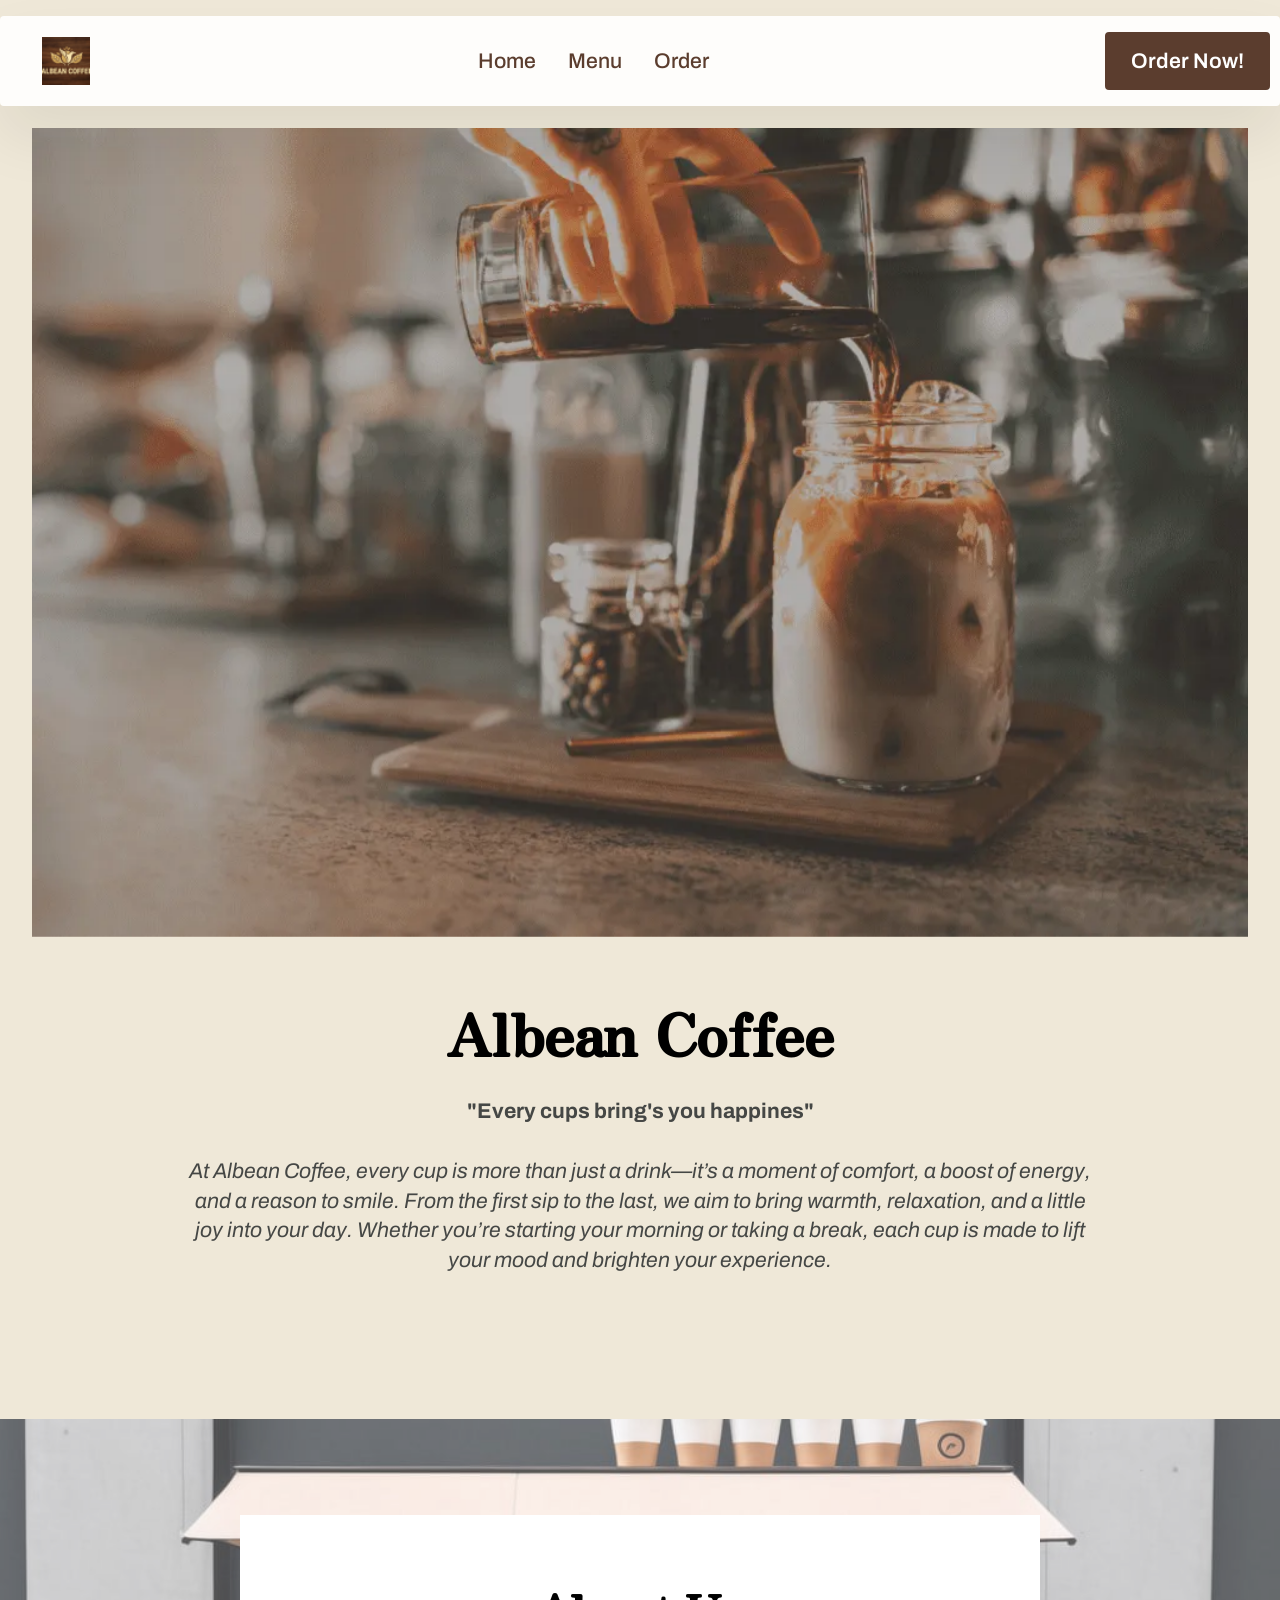
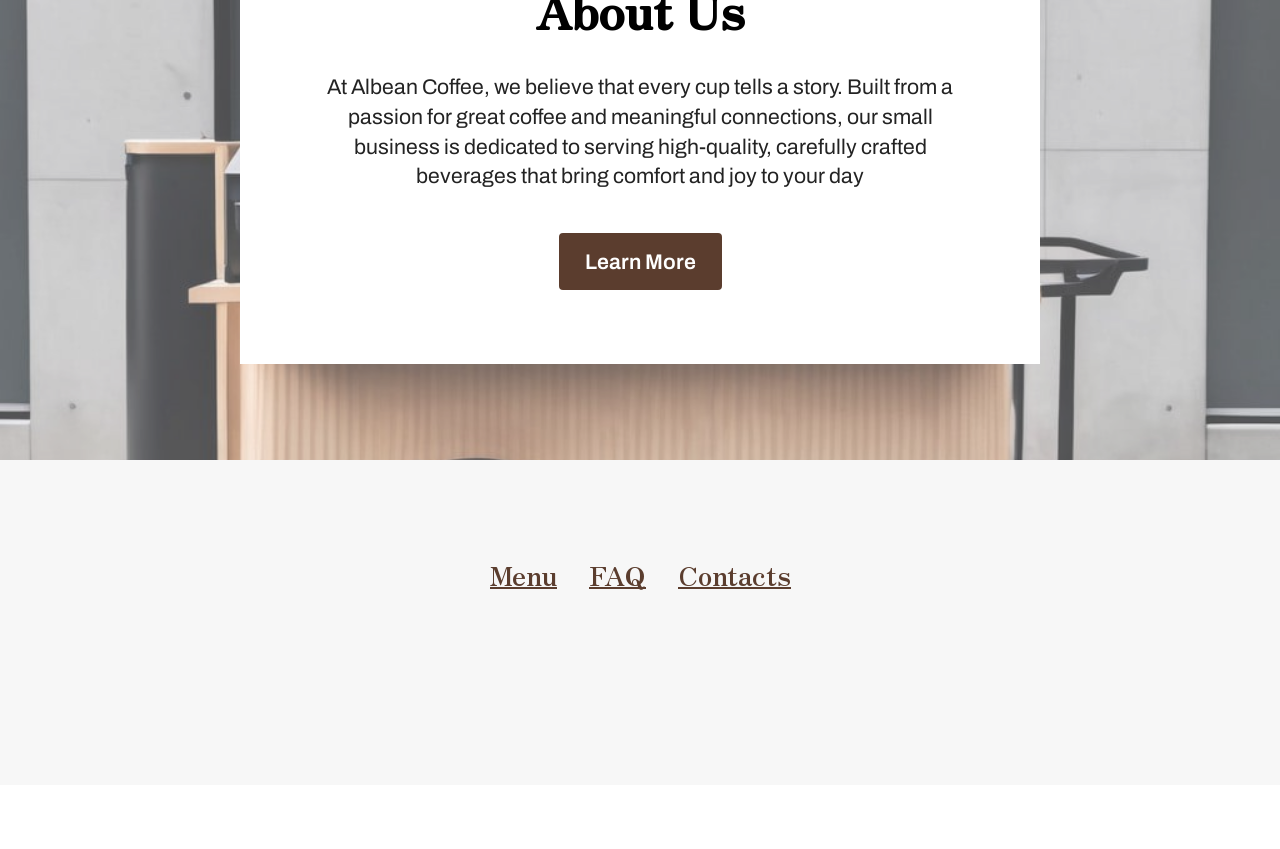
<file: index.html>
<!DOCTYPE html>
<html  >
<head>
  <!-- Site made with Mobirise Website Builder v6.1.12, https://mobirise.com -->
  <meta charset="UTF-8">
  <meta http-equiv="X-UA-Compatible" content="IE=edge">
  <meta name="generator" content="Mobirise v6.1.12, mobirise.com">
  <meta name="viewport" content="width=device-width, initial-scale=1, minimum-scale=1">
  <link rel="shortcut icon" href="assets/images/gemini-generated-image-pn75popn75popn75-96x52.png" type="image/x-icon">
  <meta name="description" content="">
  
  
  <title>Home</title>
  <link rel="stylesheet" href="assets/web/assets/mobirise-icons2/mobirise2.css">
  <link rel="stylesheet" href="assets/bootstrap/css/bootstrap.min.css">
  <link rel="stylesheet" href="assets/animatecss/animate.css">
  <link rel="stylesheet" href="assets/dropdown/css/style.css">
  <link rel="stylesheet" href="assets/socicon/css/styles.css">
  <link rel="stylesheet" href="assets/theme/css/style.css">
  <link rel="preload" href="https://fonts.googleapis.com/css?family=Zen+Antique:400&display=swap" as="style" onload="this.onload=null;this.rel='stylesheet'">
  <noscript><link rel="stylesheet" href="https://fonts.googleapis.com/css?family=Zen+Antique:400&display=swap"></noscript>
  <link rel="preload" href="https://fonts.googleapis.com/css?family=Archivo:100,200,300,400,500,600,700,800,900,100i,200i,300i,400i,500i,600i,700i,800i,900i&display=swap" as="style" onload="this.onload=null;this.rel='stylesheet'">
  <noscript><link rel="stylesheet" href="https://fonts.googleapis.com/css?family=Archivo:100,200,300,400,500,600,700,800,900,100i,200i,300i,400i,500i,600i,700i,800i,900i&display=swap"></noscript>
  <link rel="preload" as="style" href="assets/mobirise/css/mbr-additional.css?v=lN75NA"><link rel="stylesheet" href="assets/mobirise/css/mbr-additional.css?v=lN75NA" type="text/css">

  
  
  
</head>
<body>
  
  <section data-bs-version="5.1" class="menu menu1 cid-tJGsCG1vVL" once="menu" id="menu01-1">
	

	<nav class="navbar navbar-dropdown navbar-fixed-top navbar-expand-lg">
		<div class="container">
			<div class="navbar-brand">
				<span class="navbar-logo">
					<a href="https://mobiri.se">
						<img src="assets/images/gemini-generated-image-pn75popn75popn75-96x52.png" alt="Mobirise Website Builder" style="height: 3rem;">
					</a>
				</span>
				
			</div>
			<button class="navbar-toggler" type="button" data-toggle="collapse" data-bs-toggle="collapse" data-target="#navbarSupportedContent" data-bs-target="#navbarSupportedContent" aria-controls="navbarNavAltMarkup" aria-expanded="false" aria-label="Toggle navigation">
				<div class="hamburger">
					<span></span>
					<span></span>
					<span></span>
					<span></span>
				</div>
			</button>
			<div class="collapse navbar-collapse" id="navbarSupportedContent">
				<ul class="navbar-nav nav-dropdown" data-app-modern-menu="true"><li class="nav-item">
						<a class="nav-link link text-primary display-4" href="index.html" target="_blank">Home</a>
					</li><li class="nav-item"><a class="nav-link link text-primary display-4" href="page1.html" target="_blank">Menu</a></li>
					<li class="nav-item">
						<a class="nav-link link text-primary display-4" href="https://docs.google.com/forms/d/e/1FAIpQLSedSdpkOSUXaDDmeOuCCOeH17Pt3C7f_U7rHiaEDSyD5lwZOQ/viewform?usp=dialog" aria-expanded="false">Order</a>
					</li>
					<li class="nav-item">
						<a class="nav-link link text-primary display-4" href="index.html#contacts3-1"></a>
					</li></ul>
				
				<div class="navbar-buttons mbr-section-btn"><a class="btn btn-primary display-4" href="https://docs.google.com/forms/d/e/1FAIpQLSedSdpkOSUXaDDmeOuCCOeH17Pt3C7f_U7rHiaEDSyD5lwZOQ/viewform?usp=dialog">Order Now!</a></div>
			</div>
		</div>
	</nav>
</section>

<section data-bs-version="5.1" class="header16 cid-tJGs7X2OSn" id="header16-0">
  

  
  

  <div class="text-center container">
    <div class="row justify-content-center mb-4">
      <div class="col-12 col-lg-12">
        <div class="image-wrap">
          <img src="assets/images/iced-coffee-trends-in-us-canada-1024x681.webp" alt="Mobirise Website Builder">
        </div>
      </div>
    </div>
    <div class="row justify-content-center">
      <div class="col-md-12 col-lg-9">
        <h1 class="mbr-section-title mbr-fonts-style mt-4 display-1"><strong>Albean Coffee</strong></h1>
        <p class="mbr-text mbr-fonts-style mt-4 display-7"><strong>"Every cups bring's you happines"<br></strong><br><em>At Albean Coffee, every cup is more than just a drink—it’s a moment of comfort, a boost of energy, and a reason to smile. From the first sip to the last, we aim to bring warmth, relaxation, and a little joy into your day. Whether you’re starting your morning or taking a break, each cup is made to lift your mood and brighten your experience.</em><br></p>
        <div class="row-links mt-4">
          <ul class="header-menu">
            
            
            
            
          <li class="header-menu-item mbr-fonts-style display-5"></li><li class="header-menu-item mbr-fonts-style display-5"></li><li class="header-menu-item mbr-fonts-style display-5"></li></ul>
        </div>
      </div>
    </div>
  </div>
</section>

<section data-bs-version="5.1" class="header14 cid-tJGD1DIY2H" id="header14-2">
	

	
	<div class="mbr-overlay" style="opacity: 0.3; background-color: rgb(255, 255, 255);"></div>
	<div class="container">
		<div class="row justify-content-center">
			<div class="card col-12 col-md-12 col-lg-8">
				<div class="card-wrapper">
					<div class="card-box align-center">
						<h1 class="card-title mbr-fonts-style mb-4 display-2"><strong>About Us</strong></h1>
						<p class="mbr-text mbr-fonts-style mb-4 display-7">
							At Albean Coffee, we believe that every cup tells a story. Built from a passion for great coffee and meaningful connections, our small business is dedicated to serving high-quality, carefully crafted beverages that bring comfort and joy to your day
						</p>
						<div class="mbr-section-btn mt-4"><a class="btn btn-primary display-7" href="page4.html">Learn More</a></div>
					</div>
				</div>
			</div>
		</div>
	</div>
</section>

<section data-bs-version="5.1" class="footer3 programm5 cid-tL7oDZlVRK" once="footers" id="footer03-3">

        

    

    <div class="container">
        <div class="row">

            <div class="row-links mb-4">
                <ul class="header-menu">
                  
                  
                  
                  
                <li class="header-menu-item mbr-fonts-style display-5"></li><li class="header-menu-item mbr-fonts-style display-5"><a href="page1.html" class="text-primary">Menu</a></li><li class="header-menu-item mbr-fonts-style display-5"><a href="page5.html" class="text-primary">FAQ</a></li><li class="header-menu-item mbr-fonts-style display-5"><a href="page2.html" class="text-primary">Contacts</a></li><li class="header-menu-item mbr-fonts-style display-5"></li></ul>
              </div>

            <div class="col-12">
                
            </div>
            <div class="col-12 mt-5">
                <p class="mbr-fonts-style copyright display-7"></p>
            </div>
        </div>
    </div>
</section><section class="display-7" style="padding: 0;align-items: center;justify-content: center;flex-wrap: wrap;    align-content: center;display: flex;position: relative;height: 4rem;"><a href="https://mobiri.se/4562978" style="flex: 1 1;height: 4rem;position: absolute;width: 100%;z-index: 1;"><img alt="" style="height: 4rem;" src="[data-uri]"></a><p style="margin: 0;text-align: center;" class="display-7">&#8204;</p><a style="z-index:1" href="https://mobirise.com/builder/ai-website-builder.html">Free AI Website Software</a></section><script src="assets/bootstrap/js/bootstrap.bundle.min.js"></script>  <script src="assets/smoothscroll/smooth-scroll.js"></script>  <script src="assets/ytplayer/index.js"></script>  <script src="assets/dropdown/js/navbar-dropdown.js"></script>  <script src="assets/theme/js/script.js"></script>  
  
  
  <input name="animation" type="hidden">
  </body>
</html>
</file>
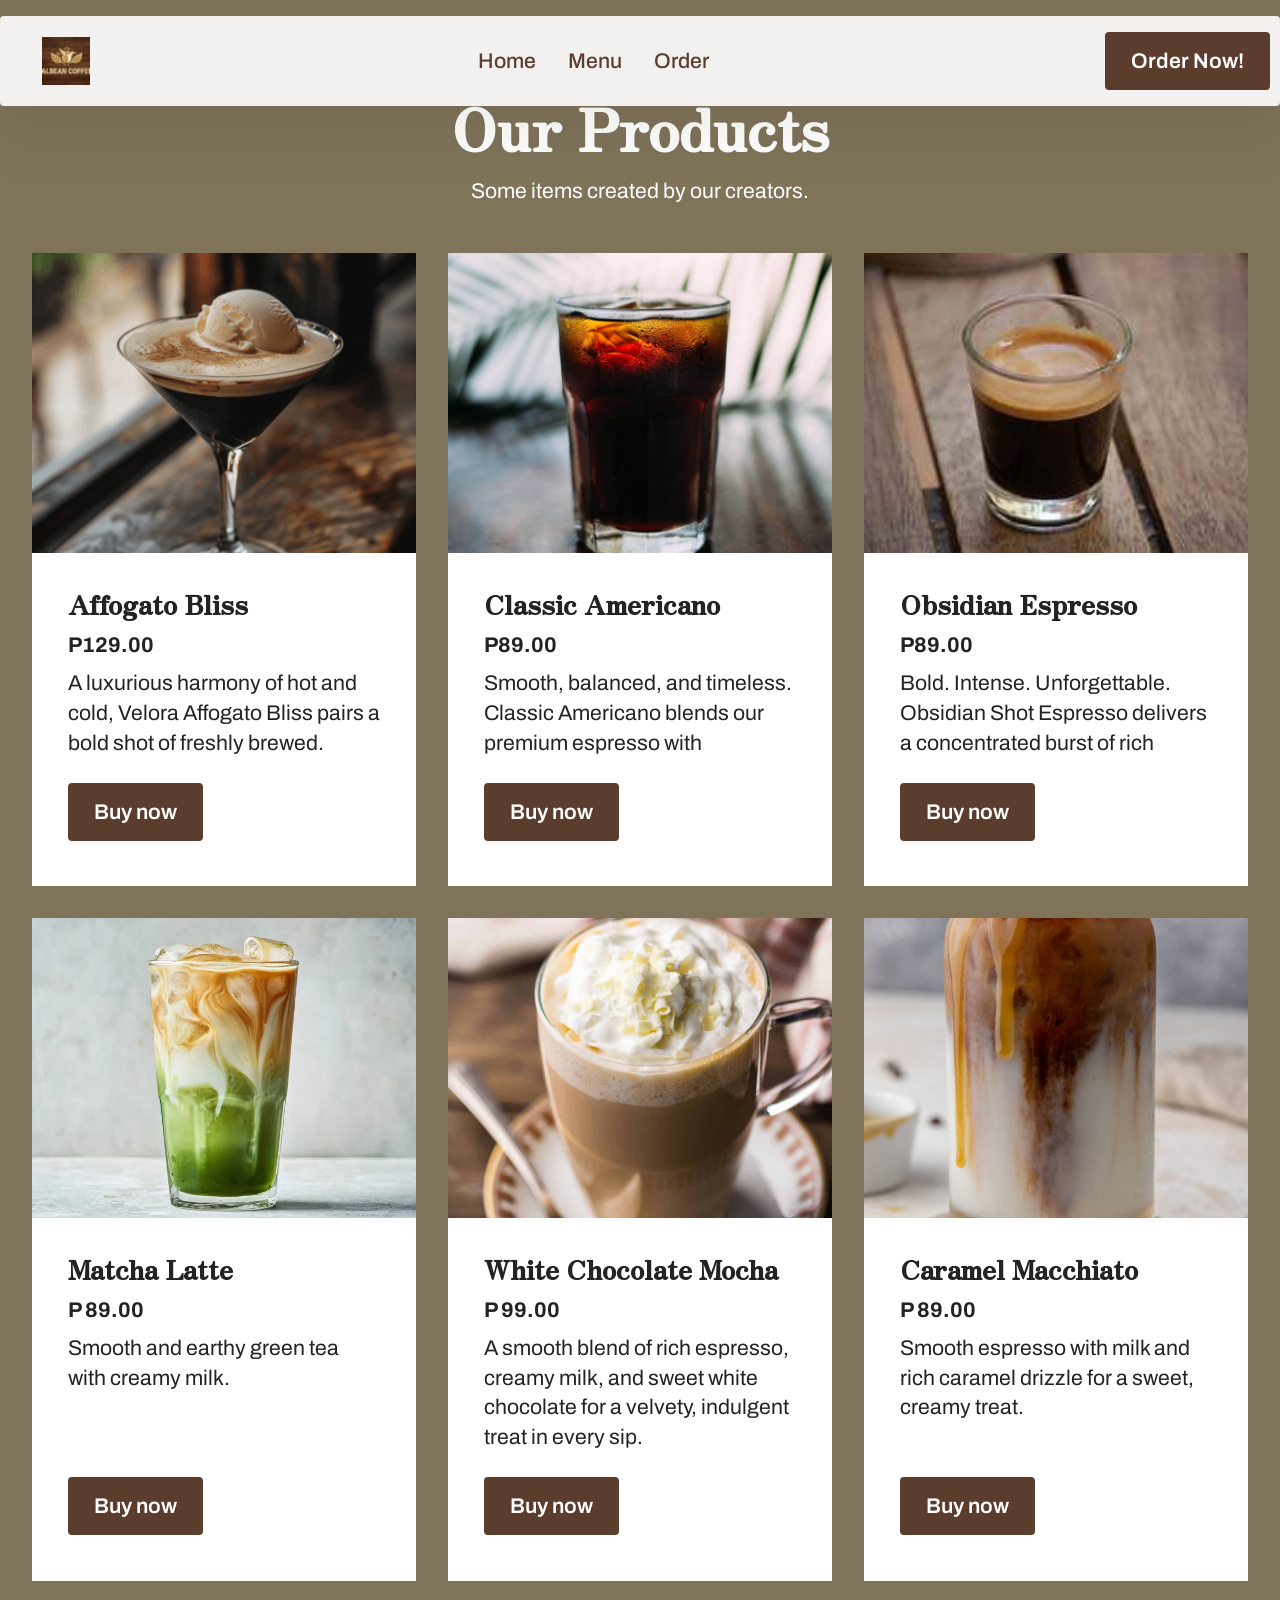
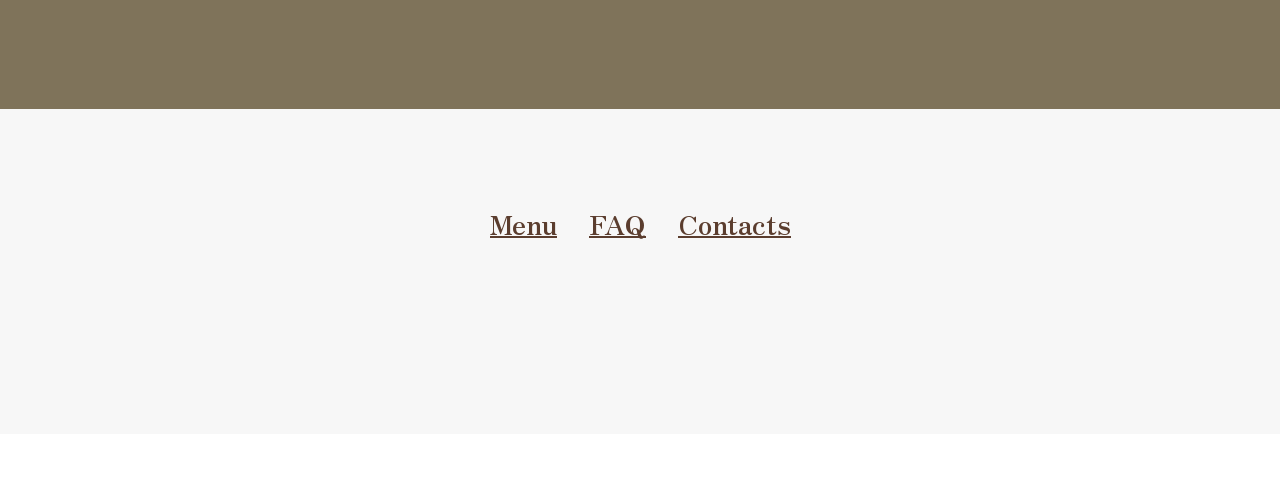
<file: page1.html>
<!DOCTYPE html>
<html  >
<head>
  <!-- Site made with Mobirise Website Builder v6.1.12, https://mobirise.com -->
  <meta charset="UTF-8">
  <meta http-equiv="X-UA-Compatible" content="IE=edge">
  <meta name="generator" content="Mobirise v6.1.12, mobirise.com">
  <meta name="viewport" content="width=device-width, initial-scale=1, minimum-scale=1">
  <link rel="shortcut icon" href="assets/images/gemini-generated-image-pn75popn75popn75-96x52.png" type="image/x-icon">
  <meta name="description" content="">
  
  
  <title>products</title>
  <link rel="stylesheet" href="assets/web/assets/mobirise-icons2/mobirise2.css">
  <link rel="stylesheet" href="assets/bootstrap/css/bootstrap.min.css">
  <link rel="stylesheet" href="assets/animatecss/animate.css">
  <link rel="stylesheet" href="assets/dropdown/css/style.css">
  <link rel="stylesheet" href="assets/socicon/css/styles.css">
  <link rel="stylesheet" href="assets/theme/css/style.css">
  <link rel="preload" href="https://fonts.googleapis.com/css?family=Zen+Antique:400&display=swap" as="style" onload="this.onload=null;this.rel='stylesheet'">
  <noscript><link rel="stylesheet" href="https://fonts.googleapis.com/css?family=Zen+Antique:400&display=swap"></noscript>
  <link rel="preload" href="https://fonts.googleapis.com/css?family=Archivo:100,200,300,400,500,600,700,800,900,100i,200i,300i,400i,500i,600i,700i,800i,900i&display=swap" as="style" onload="this.onload=null;this.rel='stylesheet'">
  <noscript><link rel="stylesheet" href="https://fonts.googleapis.com/css?family=Archivo:100,200,300,400,500,600,700,800,900,100i,200i,300i,400i,500i,600i,700i,800i,900i&display=swap"></noscript>
  <link rel="preload" as="style" href="assets/mobirise/css/mbr-additional.css?v=9UUEsI"><link rel="stylesheet" href="assets/mobirise/css/mbr-additional.css?v=9UUEsI" type="text/css">

  
  
  
</head>
<body>
  
  <section data-bs-version="5.1" class="menu menu1 cid-tJGsCG1vVL" once="menu" id="menu01-1">
	

	<nav class="navbar navbar-dropdown navbar-fixed-top navbar-expand-lg">
		<div class="container">
			<div class="navbar-brand">
				<span class="navbar-logo">
					<a href="https://mobiri.se">
						<img src="assets/images/gemini-generated-image-pn75popn75popn75-96x52.png" alt="Mobirise Website Builder" style="height: 3rem;">
					</a>
				</span>
				
			</div>
			<button class="navbar-toggler" type="button" data-toggle="collapse" data-bs-toggle="collapse" data-target="#navbarSupportedContent" data-bs-target="#navbarSupportedContent" aria-controls="navbarNavAltMarkup" aria-expanded="false" aria-label="Toggle navigation">
				<div class="hamburger">
					<span></span>
					<span></span>
					<span></span>
					<span></span>
				</div>
			</button>
			<div class="collapse navbar-collapse" id="navbarSupportedContent">
				<ul class="navbar-nav nav-dropdown" data-app-modern-menu="true"><li class="nav-item">
						<a class="nav-link link text-primary display-4" href="index.html" target="_blank">Home</a>
					</li><li class="nav-item"><a class="nav-link link text-primary display-4" href="page1.html" target="_blank">Menu</a></li>
					<li class="nav-item">
						<a class="nav-link link text-primary display-4" href="https://docs.google.com/forms/d/e/1FAIpQLSedSdpkOSUXaDDmeOuCCOeH17Pt3C7f_U7rHiaEDSyD5lwZOQ/viewform?usp=dialog" aria-expanded="false">Order</a>
					</li>
					<li class="nav-item">
						<a class="nav-link link text-primary display-4" href="index.html#contacts3-1"></a>
					</li></ul>
				
				<div class="navbar-buttons mbr-section-btn"><a class="btn btn-primary display-4" href="https://docs.google.com/forms/d/e/1FAIpQLSedSdpkOSUXaDDmeOuCCOeH17Pt3C7f_U7rHiaEDSyD5lwZOQ/viewform?usp=dialog">Order Now!</a></div>
			</div>
		</div>
	</nav>
</section>

<section data-bs-version="5.1" class="features4 cid-tJGKiS9ad3" id="features04-5">
	
	
	<div class="container">
		<div class="mbr-section-head mb-5">
			<h4 class="mbr-section-title mbr-fonts-style align-left mb-3 display-1">
				<strong>Our Products</strong>
			</h4>
			<h5 class="mbr-section-subtitle mbr-fonts-style align-left mb-3 display-7">Some items created by our creators.</h5>
			
		</div>
		<div class="row">
			
			<div class="item features-image col-12 col-md-6 col-lg-4 active">
				<div class="item-wrapper">
					<div class="item-img">
						<img src="assets/images/affogato-espresso-martini-815x815.png" alt="Mobirise Website Builder" data-slide-to="0" data-bs-slide-to="0">
					</div>
					<div class="item-content">
						<h5 class="item-title mbr-fonts-style display-5"><strong>Affogato Bliss</strong></h5>
						<h6 class="item-subtitle mbr-fonts-style display-7">
							<strong>P129.00</strong>
						</h6>
						<p class="mbr-text mbr-fonts-style display-7">
							A luxurious harmony of hot and cold, Velora Affogato Bliss pairs a bold shot of freshly brewed.</p>
						<div class="mbr-section-btn item-footer"><a href="https://docs.google.com/forms/d/e/1FAIpQLSedSdpkOSUXaDDmeOuCCOeH17Pt3C7f_U7rHiaEDSyD5lwZOQ/viewform?usp=dialog" class="btn item-btn btn-primary display-7">Buy now</a></div>
					</div>
				</div>
			</div><div class="item features-image col-12 col-md-6 col-lg-4">
				<div class="item-wrapper">
					<div class="item-img">
						<img src="assets/images/63192a2757c1d002f9e128b0-20220124161604-iced-20americano-815x798.jpg" alt="Mobirise Website Builder" data-slide-to="1" data-bs-slide-to="1">
					</div>
					<div class="item-content">
						<h5 class="item-title mbr-fonts-style display-5"><strong>Classic Americano</strong></h5>
						<h6 class="item-subtitle mbr-fonts-style display-7">
							<strong>P89.00</strong>
						</h6>
						<p class="mbr-text mbr-fonts-style display-7">Smooth, balanced, and timeless.
<br>Classic Americano blends our premium espresso with&nbsp;<br></p>
						<div class="mbr-section-btn item-footer"><a href="https://docs.google.com/forms/d/e/1FAIpQLSedSdpkOSUXaDDmeOuCCOeH17Pt3C7f_U7rHiaEDSyD5lwZOQ/viewform?usp=dialog" class="btn item-btn btn-primary display-7">Buy now</a></div>
					</div>

				</div>
			</div>
			<div class="item features-image col-12 col-md-6 col-lg-4">
				<div class="item-wrapper">
					<div class="item-img">
						<img src="assets/images/oip-270x180.jpg" alt="Mobirise Website Builder" data-slide-to="1" data-bs-slide-to="1">
					</div>
					<div class="item-content">
						<h5 class="item-title mbr-fonts-style display-5"><strong>Obsidian Espresso</strong></h5>
						<h6 class="item-subtitle mbr-fonts-style display-7">
							<strong>P89.00</strong>
						</h6>
						<p class="mbr-text mbr-fonts-style display-7">Bold. Intense. Unforgettable.
<br>Obsidian Shot Espresso delivers a concentrated burst of rich&nbsp;<br></p>
						<div class="mbr-section-btn item-footer"><a href="https://docs.google.com/forms/d/e/1FAIpQLSedSdpkOSUXaDDmeOuCCOeH17Pt3C7f_U7rHiaEDSyD5lwZOQ/viewform?usp=dialog" class="btn item-btn btn-primary display-7">Buy now</a></div>
					</div>
				</div>
			</div>
			<div class="item features-image col-12 col-md-6 col-lg-4">
				<div class="item-wrapper">
					<div class="item-img">
						<img src="assets/images/20250815021705-featured-image-f04f5f65-4e63-4fea-bddc-fa7a9a7e0905.webp" alt="Mobirise Website Builder" data-slide-to="3" data-bs-slide-to="3">
					</div>
					<div class="item-content">
						<h5 class="item-title mbr-fonts-style display-5"><strong>Matcha Latte</strong></h5>
						<h6 class="item-subtitle mbr-fonts-style display-7"><strong>P 89.00</strong></h6>
						<p class="mbr-text mbr-fonts-style display-7">
							Smooth and earthy green tea with creamy milk.<br>
						</p>
						<div class="mbr-section-btn item-footer"><a href="https://docs.google.com/forms/d/e/1FAIpQLSedSdpkOSUXaDDmeOuCCOeH17Pt3C7f_U7rHiaEDSyD5lwZOQ/viewform?usp=dialog" class="btn item-btn btn-primary display-7">Buy now</a></div>
					</div>
				</div>
			</div><div class="item features-image col-12 col-md-6 col-lg-4">
				<div class="item-wrapper">
					<div class="item-img">
						<img src="assets/images/img-3165-best-white-chocolate-mocha-recipe-1080x1080.jpg" alt="Mobirise Website Builder" data-slide-to="4" data-bs-slide-to="4">
					</div>
					<div class="item-content">
						<h5 class="item-title mbr-fonts-style display-5"><strong>White Chocolate Mocha</strong></h5>
						<h6 class="item-subtitle mbr-fonts-style display-7"><strong>P 99.00</strong></h6>
						<p class="mbr-text mbr-fonts-style display-7">
							A smooth blend of rich espresso, creamy milk, and sweet white chocolate for a velvety, indulgent treat in every sip.<br>
						</p>
						<div class="mbr-section-btn item-footer"><a href="https://docs.google.com/forms/d/e/1FAIpQLSedSdpkOSUXaDDmeOuCCOeH17Pt3C7f_U7rHiaEDSyD5lwZOQ/viewform?usp=dialog" class="btn item-btn btn-primary display-7">Buy now</a></div>
					</div>
				</div>
			</div>
			
			<div class="item features-image col-12 col-md-6 col-lg-4">
				<div class="item-wrapper">
					<div class="item-img">
						<img src="assets/images/starbucks-caramel-macchiato-latte-9-of-14-800x1200.jpg" alt="Mobirise Website Builder" data-slide-to="4" data-bs-slide-to="4">
					</div>
					<div class="item-content">
						<h5 class="item-title mbr-fonts-style display-5"><strong>Caramel Macchiato</strong></h5>
						<h6 class="item-subtitle mbr-fonts-style display-7"><strong>P 89.00</strong></h6>
						<p class="mbr-text mbr-fonts-style display-7">
							Smooth espresso with milk and rich caramel drizzle for a sweet, creamy treat.<br>
						</p>
						<div class="mbr-section-btn item-footer"><a href="https://docs.google.com/forms/d/e/1FAIpQLSedSdpkOSUXaDDmeOuCCOeH17Pt3C7f_U7rHiaEDSyD5lwZOQ/viewform?usp=dialog" class="btn item-btn btn-primary display-7">Buy now</a></div>
					</div>
				</div>
			</div>
		</div>
	</div>
</section>

<section data-bs-version="5.1" class="footer3 programm5 cid-tL7oDZlVRK" once="footers" id="footer03-3">

        

    

    <div class="container">
        <div class="row">

            <div class="row-links mb-4">
                <ul class="header-menu">
                  
                  
                  
                  
                <li class="header-menu-item mbr-fonts-style display-5"></li><li class="header-menu-item mbr-fonts-style display-5"><a href="page1.html" class="text-primary">Menu</a></li><li class="header-menu-item mbr-fonts-style display-5"><a href="page5.html" class="text-primary">FAQ</a></li><li class="header-menu-item mbr-fonts-style display-5"><a href="page2.html" class="text-primary">Contacts</a></li><li class="header-menu-item mbr-fonts-style display-5"></li></ul>
              </div>

            <div class="col-12">
                
            </div>
            <div class="col-12 mt-5">
                <p class="mbr-fonts-style copyright display-7"></p>
            </div>
        </div>
    </div>
</section><section class="display-7" style="padding: 0;align-items: center;justify-content: center;flex-wrap: wrap;    align-content: center;display: flex;position: relative;height: 4rem;"><a href="https://mobiri.se/4562978" style="flex: 1 1;height: 4rem;position: absolute;width: 100%;z-index: 1;"><img alt="" style="height: 4rem;" src="[data-uri]"></a><p style="margin: 0;text-align: center;" class="display-7">&#8204;</p><a style="z-index:1" href="https://mobirise.com/builder/ai-website-maker.html">AI Website Maker</a></section><script src="assets/bootstrap/js/bootstrap.bundle.min.js"></script>  <script src="assets/smoothscroll/smooth-scroll.js"></script>  <script src="assets/ytplayer/index.js"></script>  <script src="assets/dropdown/js/navbar-dropdown.js"></script>  <script src="assets/theme/js/script.js"></script>  
  
  
  <input name="animation" type="hidden">
  </body>
</html>
</file>
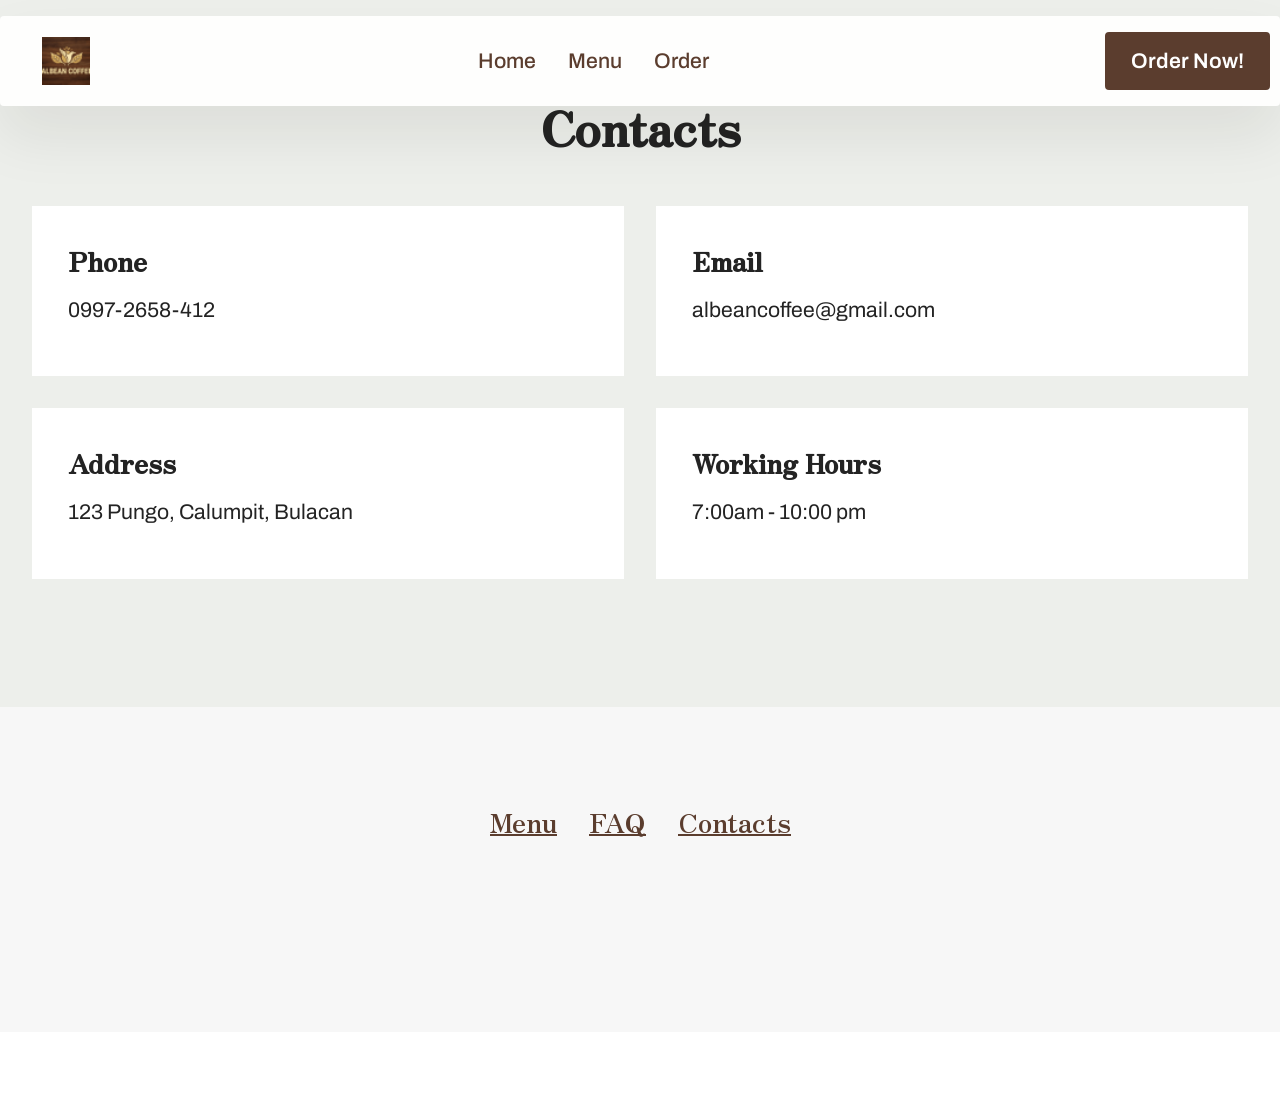
<file: page2.html>
<!DOCTYPE html>
<html  >
<head>
  <!-- Site made with Mobirise Website Builder v6.1.12, https://mobirise.com -->
  <meta charset="UTF-8">
  <meta http-equiv="X-UA-Compatible" content="IE=edge">
  <meta name="generator" content="Mobirise v6.1.12, mobirise.com">
  <meta name="viewport" content="width=device-width, initial-scale=1, minimum-scale=1">
  <link rel="shortcut icon" href="assets/images/gemini-generated-image-pn75popn75popn75-96x52.png" type="image/x-icon">
  <meta name="description" content="">
  
  
  <title>contacts</title>
  <link rel="stylesheet" href="assets/web/assets/mobirise-icons2/mobirise2.css">
  <link rel="stylesheet" href="assets/bootstrap/css/bootstrap.min.css">
  <link rel="stylesheet" href="assets/animatecss/animate.css">
  <link rel="stylesheet" href="assets/dropdown/css/style.css">
  <link rel="stylesheet" href="assets/socicon/css/styles.css">
  <link rel="stylesheet" href="assets/theme/css/style.css">
  <link rel="preload" href="https://fonts.googleapis.com/css?family=Zen+Antique:400&display=swap" as="style" onload="this.onload=null;this.rel='stylesheet'">
  <noscript><link rel="stylesheet" href="https://fonts.googleapis.com/css?family=Zen+Antique:400&display=swap"></noscript>
  <link rel="preload" href="https://fonts.googleapis.com/css?family=Archivo:100,200,300,400,500,600,700,800,900,100i,200i,300i,400i,500i,600i,700i,800i,900i&display=swap" as="style" onload="this.onload=null;this.rel='stylesheet'">
  <noscript><link rel="stylesheet" href="https://fonts.googleapis.com/css?family=Archivo:100,200,300,400,500,600,700,800,900,100i,200i,300i,400i,500i,600i,700i,800i,900i&display=swap"></noscript>
  <link rel="preload" as="style" href="assets/mobirise/css/mbr-additional.css?v=M1Bd8n"><link rel="stylesheet" href="assets/mobirise/css/mbr-additional.css?v=M1Bd8n" type="text/css">

  
  
  
</head>
<body>
  
  <section data-bs-version="5.1" class="menu menu1 cid-tJGsCG1vVL" once="menu" id="menu01-0">
	

	<nav class="navbar navbar-dropdown navbar-fixed-top navbar-expand-lg">
		<div class="container">
			<div class="navbar-brand">
				<span class="navbar-logo">
					<a href="https://mobiri.se">
						<img src="assets/images/gemini-generated-image-pn75popn75popn75-96x52.png" alt="Mobirise Website Builder" style="height: 3rem;">
					</a>
				</span>
				
			</div>
			<button class="navbar-toggler" type="button" data-toggle="collapse" data-bs-toggle="collapse" data-target="#navbarSupportedContent" data-bs-target="#navbarSupportedContent" aria-controls="navbarNavAltMarkup" aria-expanded="false" aria-label="Toggle navigation">
				<div class="hamburger">
					<span></span>
					<span></span>
					<span></span>
					<span></span>
				</div>
			</button>
			<div class="collapse navbar-collapse" id="navbarSupportedContent">
				<ul class="navbar-nav nav-dropdown" data-app-modern-menu="true"><li class="nav-item">
						<a class="nav-link link text-primary display-4" href="index.html" target="_blank">Home</a>
					</li><li class="nav-item"><a class="nav-link link text-primary display-4" href="page1.html" target="_blank">Menu</a></li>
					<li class="nav-item">
						<a class="nav-link link text-primary display-4" href="https://docs.google.com/forms/d/e/1FAIpQLSedSdpkOSUXaDDmeOuCCOeH17Pt3C7f_U7rHiaEDSyD5lwZOQ/viewform?usp=dialog" aria-expanded="false">Order</a>
					</li>
					<li class="nav-item">
						<a class="nav-link link text-primary display-4" href="index.html#contacts3-1"></a>
					</li></ul>
				
				<div class="navbar-buttons mbr-section-btn"><a class="btn btn-primary display-4" href="https://docs.google.com/forms/d/e/1FAIpQLSedSdpkOSUXaDDmeOuCCOeH17Pt3C7f_U7rHiaEDSyD5lwZOQ/viewform?usp=dialog">Order Now!</a></div>
			</div>
		</div>
	</nav>
</section>

<section data-bs-version="5.1" class="contacts01 cid-veFs02LQAy" id="contacts01-d">
    

    
    
    <div class="container">
        <div class="row justify-content-center">
            <div class="col-12 content-head">
                <div class="mbr-section-head mb-5">
                    <h3 class="mbr-section-title mbr-fonts-style align-center mb-0 display-2">
                        <strong>Contacts</strong>
                    </h3>
                    
                </div>
            </div>
        </div>
        <div class="row">
            <div class="item features-without-image col-12 col-md-6 active">
                <div class="item-wrapper">
                    <div class="text-wrapper">
                        <h6 class="card-title mbr-fonts-style mb-3 display-5">
                            <strong>Phone</strong>
                        </h6>
                        <p class="mbr-text mbr-fonts-style display-7">0997-2658-412</p>
                    </div>
                </div>
            </div>
            <div class="item features-without-image col-12 col-md-6">
                <div class="item-wrapper">
                    <div class="text-wrapper">
                        <h6 class="card-title mbr-fonts-style mb-3 display-5">
                            <strong>Email</strong>
                        </h6>
                        <p class="mbr-text mbr-fonts-style display-7">albeancoffee@gmail.com</p>
                    </div>
                </div>
            </div>
            <div class="item features-without-image col-12 col-md-6">
                <div class="item-wrapper">
                    <div class="text-wrapper">
                        <h6 class="card-title mbr-fonts-style mb-3 display-5">
                            <strong>Address</strong>
                        </h6>
                        <p class="mbr-text mbr-fonts-style display-7">123 Pungo, Calumpit, Bulacan</p>
                    </div>
                </div>
            </div>
            <div class="item features-without-image col-12 col-md-6">
                <div class="item-wrapper">
                    <div class="text-wrapper">
                        <h6 class="card-title mbr-fonts-style mb-3 display-5">
                            <strong>Working Hours</strong>
                        </h6>
                        <p class="mbr-text mbr-fonts-style display-7">
                            7:00am - 10:00 pm</p>
                    </div>
                </div>
            </div>
        </div>
    </div>
</section>

<section data-bs-version="5.1" class="footer3 programm5 cid-tL7oDZlVRK" once="footers" id="footer03-1">

        

    

    <div class="container">
        <div class="row">

            <div class="row-links mb-4">
                <ul class="header-menu">
                  
                  
                  
                  
                <li class="header-menu-item mbr-fonts-style display-5"></li><li class="header-menu-item mbr-fonts-style display-5"><a href="page1.html" class="text-primary">Menu</a></li><li class="header-menu-item mbr-fonts-style display-5"><a href="page5.html" class="text-primary">FAQ</a></li><li class="header-menu-item mbr-fonts-style display-5"><a href="page2.html" class="text-primary">Contacts</a></li><li class="header-menu-item mbr-fonts-style display-5"></li></ul>
              </div>

            <div class="col-12">
                
            </div>
            <div class="col-12 mt-5">
                <p class="mbr-fonts-style copyright display-7"></p>
            </div>
        </div>
    </div>
</section><section class="display-7" style="padding: 0;align-items: center;justify-content: center;flex-wrap: wrap;    align-content: center;display: flex;position: relative;height: 4rem;"><a href="https://mobiri.se/4562978" style="flex: 1 1;height: 4rem;position: absolute;width: 100%;z-index: 1;"><img alt="" style="height: 4rem;" src="[data-uri]"></a><p style="margin: 0;text-align: center;" class="display-7">&#8204;</p><a style="z-index:1" href="https://mobirise.com/offline-website-builder.html">Offline Website Software</a></section><script src="assets/bootstrap/js/bootstrap.bundle.min.js"></script>  <script src="assets/smoothscroll/smooth-scroll.js"></script>  <script src="assets/ytplayer/index.js"></script>  <script src="assets/dropdown/js/navbar-dropdown.js"></script>  <script src="assets/theme/js/script.js"></script>  
  
  
  <input name="animation" type="hidden">
  </body>
</html>
</file>
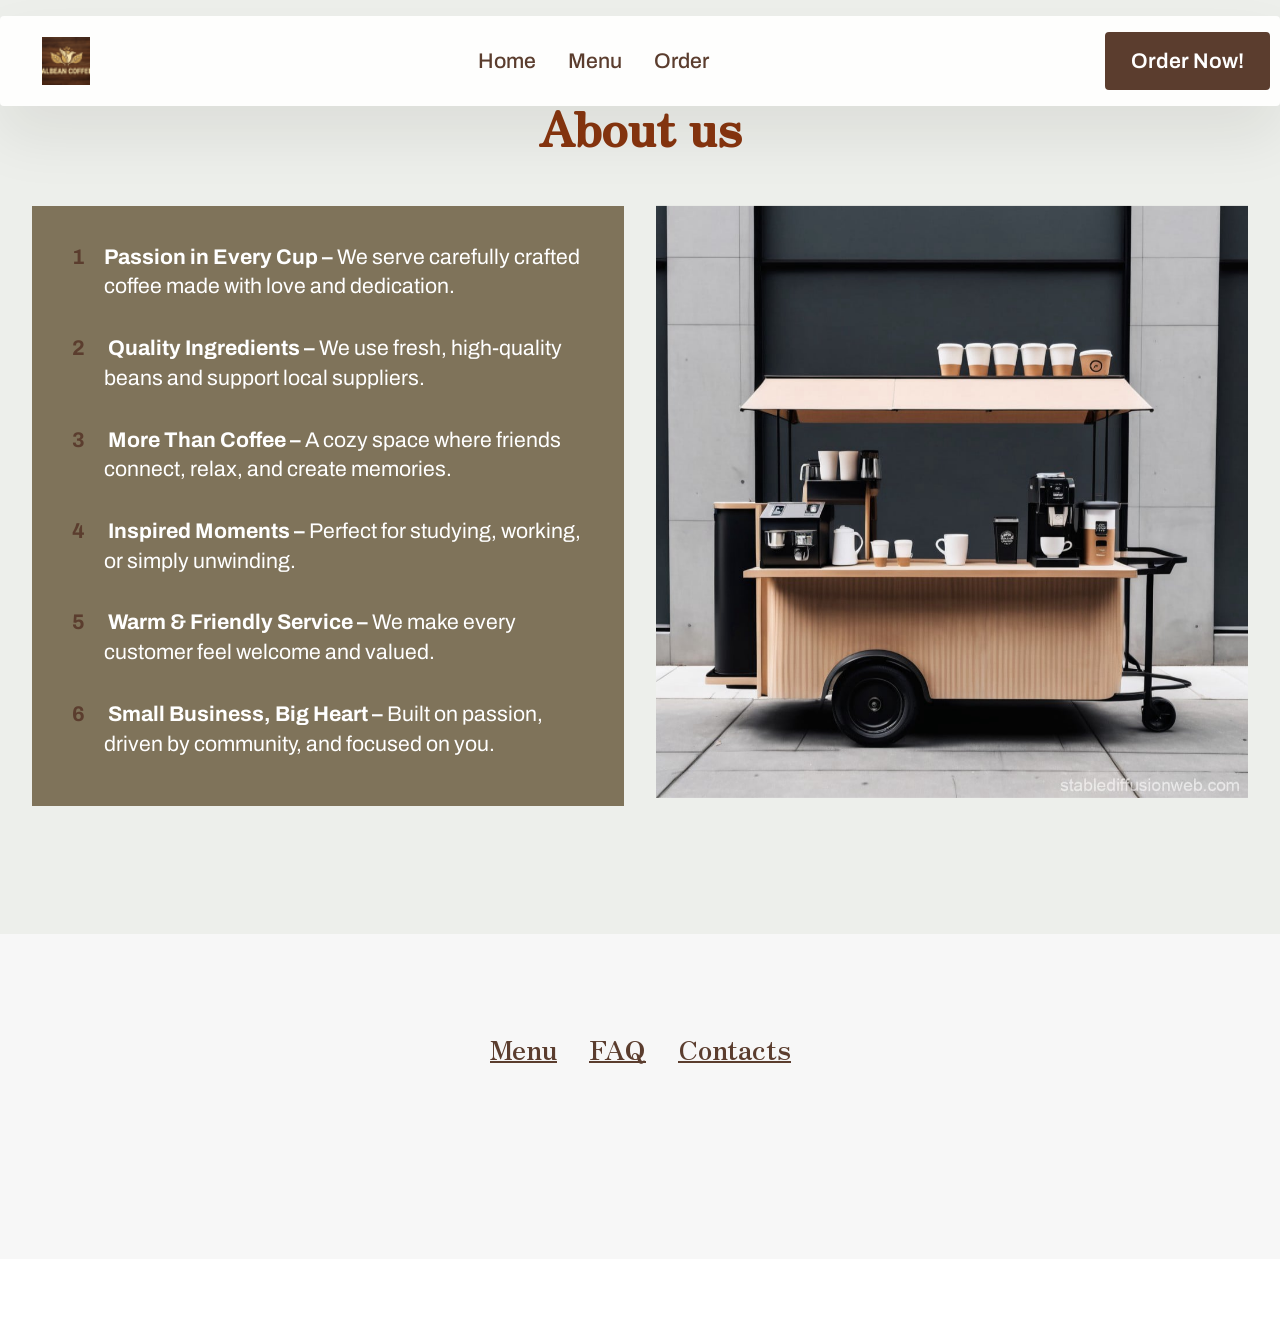
<file: page4.html>
<!DOCTYPE html>
<html  >
<head>
  <!-- Site made with Mobirise Website Builder v6.1.12, https://mobirise.com -->
  <meta charset="UTF-8">
  <meta http-equiv="X-UA-Compatible" content="IE=edge">
  <meta name="generator" content="Mobirise v6.1.12, mobirise.com">
  <meta name="viewport" content="width=device-width, initial-scale=1, minimum-scale=1">
  <link rel="shortcut icon" href="assets/images/gemini-generated-image-pn75popn75popn75-96x52.png" type="image/x-icon">
  <meta name="description" content="">
  
  
  <title>About us</title>
  <link rel="stylesheet" href="assets/web/assets/mobirise-icons2/mobirise2.css">
  <link rel="stylesheet" href="assets/bootstrap/css/bootstrap.min.css">
  <link rel="stylesheet" href="assets/animatecss/animate.css">
  <link rel="stylesheet" href="assets/dropdown/css/style.css">
  <link rel="stylesheet" href="assets/socicon/css/styles.css">
  <link rel="stylesheet" href="assets/theme/css/style.css">
  <link rel="preload" href="https://fonts.googleapis.com/css?family=Zen+Antique:400&display=swap" as="style" onload="this.onload=null;this.rel='stylesheet'">
  <noscript><link rel="stylesheet" href="https://fonts.googleapis.com/css?family=Zen+Antique:400&display=swap"></noscript>
  <link rel="preload" href="https://fonts.googleapis.com/css?family=Archivo:100,200,300,400,500,600,700,800,900,100i,200i,300i,400i,500i,600i,700i,800i,900i&display=swap" as="style" onload="this.onload=null;this.rel='stylesheet'">
  <noscript><link rel="stylesheet" href="https://fonts.googleapis.com/css?family=Archivo:100,200,300,400,500,600,700,800,900,100i,200i,300i,400i,500i,600i,700i,800i,900i&display=swap"></noscript>
  <link rel="preload" as="style" href="assets/mobirise/css/mbr-additional.css?v=8TXelg"><link rel="stylesheet" href="assets/mobirise/css/mbr-additional.css?v=8TXelg" type="text/css">

  
  
  
</head>
<body>
  
  <section data-bs-version="5.1" class="menu menu1 cid-tJGsCG1vVL" once="menu" id="menu01-7">
	

	<nav class="navbar navbar-dropdown navbar-fixed-top navbar-expand-lg">
		<div class="container">
			<div class="navbar-brand">
				<span class="navbar-logo">
					<a href="https://mobiri.se">
						<img src="assets/images/gemini-generated-image-pn75popn75popn75-96x52.png" alt="Mobirise Website Builder" style="height: 3rem;">
					</a>
				</span>
				
			</div>
			<button class="navbar-toggler" type="button" data-toggle="collapse" data-bs-toggle="collapse" data-target="#navbarSupportedContent" data-bs-target="#navbarSupportedContent" aria-controls="navbarNavAltMarkup" aria-expanded="false" aria-label="Toggle navigation">
				<div class="hamburger">
					<span></span>
					<span></span>
					<span></span>
					<span></span>
				</div>
			</button>
			<div class="collapse navbar-collapse" id="navbarSupportedContent">
				<ul class="navbar-nav nav-dropdown" data-app-modern-menu="true"><li class="nav-item">
						<a class="nav-link link text-primary display-4" href="index.html" target="_blank">Home</a>
					</li><li class="nav-item"><a class="nav-link link text-primary display-4" href="page1.html" target="_blank">Menu</a></li>
					<li class="nav-item">
						<a class="nav-link link text-primary display-4" href="https://docs.google.com/forms/d/e/1FAIpQLSedSdpkOSUXaDDmeOuCCOeH17Pt3C7f_U7rHiaEDSyD5lwZOQ/viewform?usp=dialog" aria-expanded="false">Order</a>
					</li>
					<li class="nav-item">
						<a class="nav-link link text-primary display-4" href="index.html#contacts3-1"></a>
					</li></ul>
				
				<div class="navbar-buttons mbr-section-btn"><a class="btn btn-primary display-4" href="https://docs.google.com/forms/d/e/1FAIpQLSedSdpkOSUXaDDmeOuCCOeH17Pt3C7f_U7rHiaEDSyD5lwZOQ/viewform?usp=dialog">Order Now!</a></div>
			</div>
		</div>
	</nav>
</section>

<section data-bs-version="5.1" class="features030 cid-veFjEu05FE" id="features030-9">
    
    
    
    <div class="container">
        <div class="row justify-content-center">
            <div class="col-md-12 content-head mb-5">
                <h1 class="mbr-section-title mbr-fonts-style mb-0 display-2">
                    <strong>About us</strong></h1>
                
            </div>
        </div>
        <div class="row justify-content-center  blockContent">
            <div class="col-12 col-lg">
                <div class="item-wrapper align-left">
                    <div class="mbr-text counter-container mbr-fonts-style display-7">
                        <ol>
                            <li><strong>Passion in Every Cup – </strong>We serve carefully crafted coffee made with love and dedication.</li><li><strong>&nbsp;Quality Ingredients – </strong>We use fresh, high-quality beans and support local suppliers.</li><li><strong>&nbsp;More Than Coffee – </strong>A cozy space where friends connect, relax, and create memories.</li><li><strong>&nbsp;Inspired Moments – </strong>Perfect for studying, working, or simply unwinding.</li><li><strong>&nbsp;Warm &amp; Friendly Service – </strong>We make every customer feel welcome and valued.</li><li><strong>&nbsp;Small Business, Big Heart –</strong> Built on passion, driven by community, and focused on you.</li>
                        </ol>
                    </div>
                </div>
            </div>
            <div class="col-12 col-lg-6">
                <div class="image-wrapper mb-4">
                    <img class="w-100" src="assets/images/97bbaabb-c4e2-4f3e-81d4-fe83ff6dbf9f-1024x1024.jpg" alt="Mobirise Website Builder">
                </div>
            </div>

        </div>
    </div>
</section>

<section data-bs-version="5.1" class="footer3 programm5 cid-tL7oDZlVRK" once="footers" id="footer03-8">

        

    

    <div class="container">
        <div class="row">

            <div class="row-links mb-4">
                <ul class="header-menu">
                  
                  
                  
                  
                <li class="header-menu-item mbr-fonts-style display-5"></li><li class="header-menu-item mbr-fonts-style display-5"><a href="page1.html" class="text-primary">Menu</a></li><li class="header-menu-item mbr-fonts-style display-5"><a href="page5.html" class="text-primary">FAQ</a></li><li class="header-menu-item mbr-fonts-style display-5"><a href="page2.html" class="text-primary">Contacts</a></li><li class="header-menu-item mbr-fonts-style display-5"></li></ul>
              </div>

            <div class="col-12">
                
            </div>
            <div class="col-12 mt-5">
                <p class="mbr-fonts-style copyright display-7"></p>
            </div>
        </div>
    </div>
</section><section class="display-7" style="padding: 0;align-items: center;justify-content: center;flex-wrap: wrap;    align-content: center;display: flex;position: relative;height: 4rem;"><a href="https://mobiri.se/4562978" style="flex: 1 1;height: 4rem;position: absolute;width: 100%;z-index: 1;"><img alt="" style="height: 4rem;" src="[data-uri]"></a><p style="margin: 0;text-align: center;" class="display-7">&#8204;</p><a style="z-index:1" href="https://mobirise.com/builder/ai-website-maker.html">AI Website Maker</a></section><script src="assets/bootstrap/js/bootstrap.bundle.min.js"></script>  <script src="assets/smoothscroll/smooth-scroll.js"></script>  <script src="assets/ytplayer/index.js"></script>  <script src="assets/dropdown/js/navbar-dropdown.js"></script>  <script src="assets/theme/js/script.js"></script>  
  
  
  <input name="animation" type="hidden">
  </body>
</html>
</file>
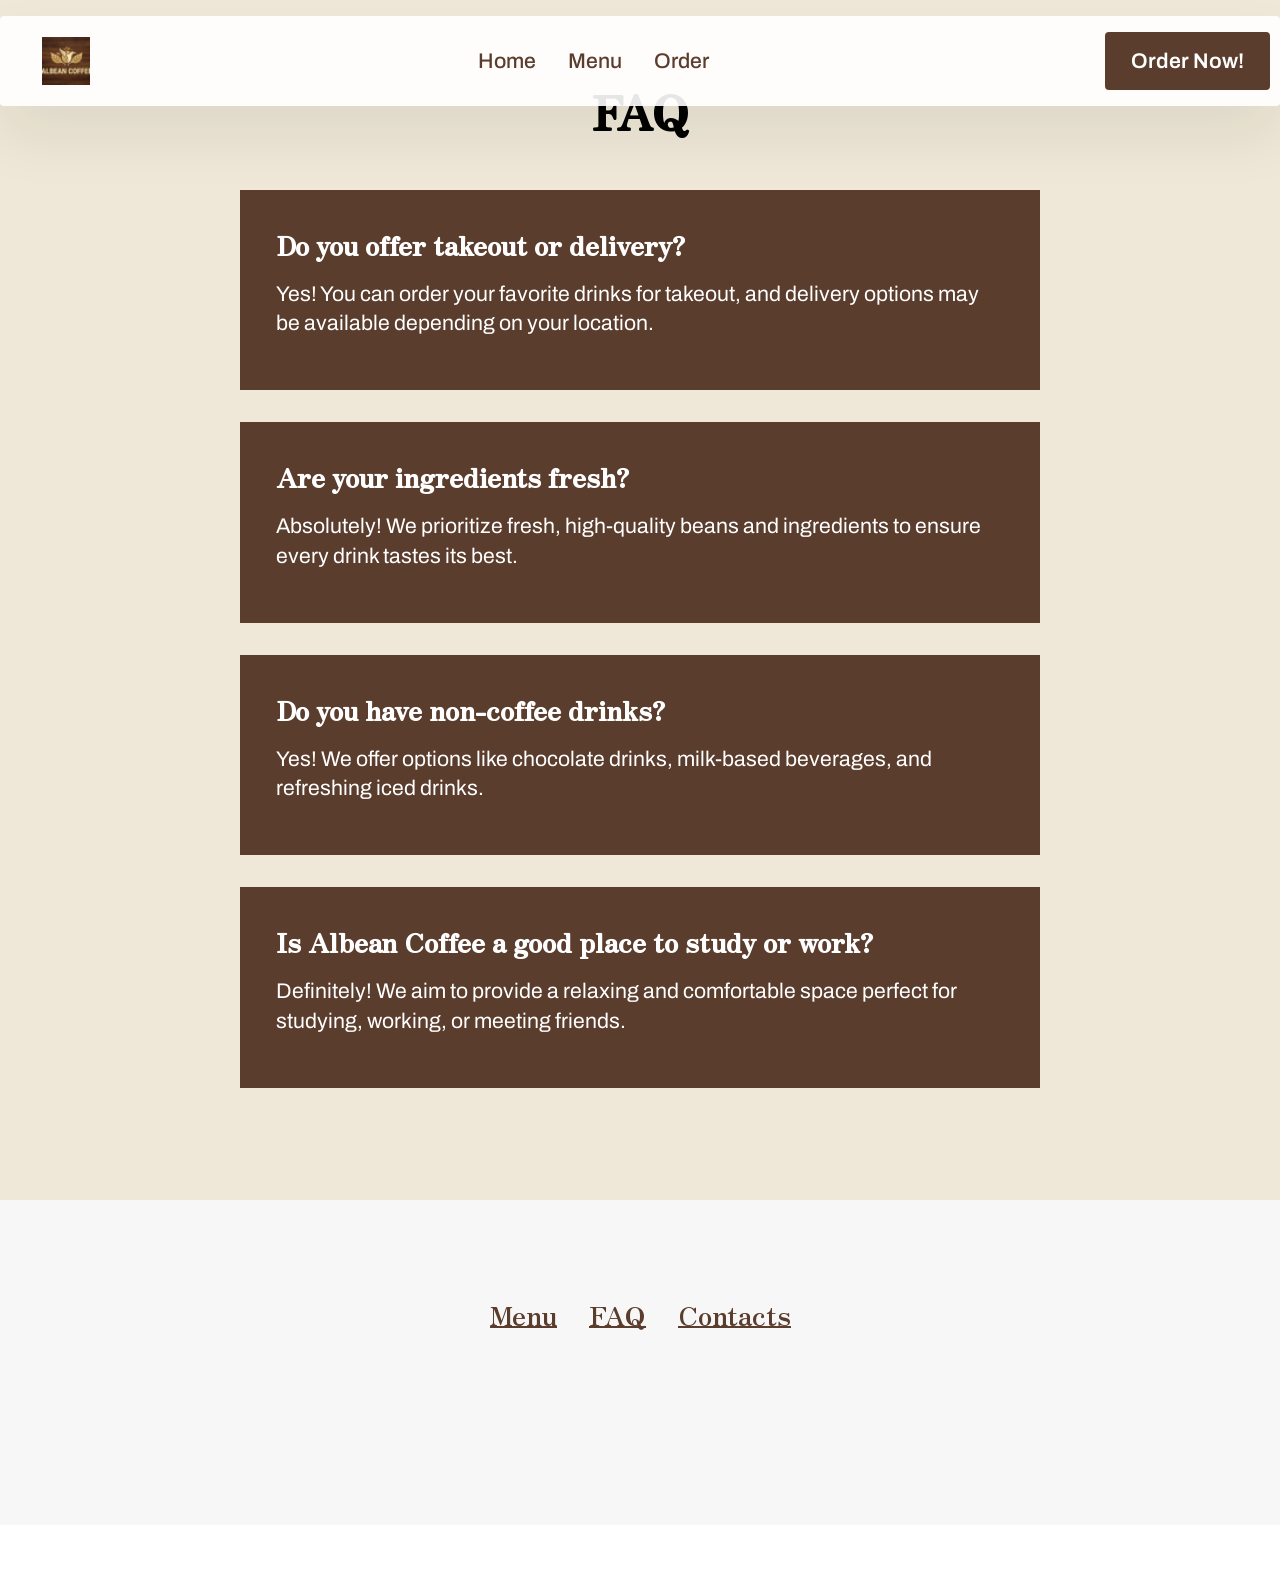
<file: page5.html>
<!DOCTYPE html>
<html  >
<head>
  <!-- Site made with Mobirise Website Builder v6.1.12, https://mobirise.com -->
  <meta charset="UTF-8">
  <meta http-equiv="X-UA-Compatible" content="IE=edge">
  <meta name="generator" content="Mobirise v6.1.12, mobirise.com">
  <meta name="viewport" content="width=device-width, initial-scale=1, minimum-scale=1">
  <link rel="shortcut icon" href="assets/images/gemini-generated-image-pn75popn75popn75-96x52.png" type="image/x-icon">
  <meta name="description" content="">
  
  
  <title>FAQ</title>
  <link rel="stylesheet" href="assets/web/assets/mobirise-icons2/mobirise2.css">
  <link rel="stylesheet" href="assets/bootstrap/css/bootstrap.min.css">
  <link rel="stylesheet" href="assets/animatecss/animate.css">
  <link rel="stylesheet" href="assets/dropdown/css/style.css">
  <link rel="stylesheet" href="assets/socicon/css/styles.css">
  <link rel="stylesheet" href="assets/theme/css/style.css">
  <link rel="preload" href="https://fonts.googleapis.com/css?family=Zen+Antique:400&display=swap" as="style" onload="this.onload=null;this.rel='stylesheet'">
  <noscript><link rel="stylesheet" href="https://fonts.googleapis.com/css?family=Zen+Antique:400&display=swap"></noscript>
  <link rel="preload" href="https://fonts.googleapis.com/css?family=Archivo:100,200,300,400,500,600,700,800,900,100i,200i,300i,400i,500i,600i,700i,800i,900i&display=swap" as="style" onload="this.onload=null;this.rel='stylesheet'">
  <noscript><link rel="stylesheet" href="https://fonts.googleapis.com/css?family=Archivo:100,200,300,400,500,600,700,800,900,100i,200i,300i,400i,500i,600i,700i,800i,900i&display=swap"></noscript>
  <link rel="preload" as="style" href="assets/mobirise/css/mbr-additional.css?v=0bVIqz"><link rel="stylesheet" href="assets/mobirise/css/mbr-additional.css?v=0bVIqz" type="text/css">

  
  
  
</head>
<body>
  
  <section data-bs-version="5.1" class="menu menu1 cid-tJGsCG1vVL" once="menu" id="menu01-a">
	

	<nav class="navbar navbar-dropdown navbar-fixed-top navbar-expand-lg">
		<div class="container">
			<div class="navbar-brand">
				<span class="navbar-logo">
					<a href="https://mobiri.se">
						<img src="assets/images/gemini-generated-image-pn75popn75popn75-96x52.png" alt="Mobirise Website Builder" style="height: 3rem;">
					</a>
				</span>
				
			</div>
			<button class="navbar-toggler" type="button" data-toggle="collapse" data-bs-toggle="collapse" data-target="#navbarSupportedContent" data-bs-target="#navbarSupportedContent" aria-controls="navbarNavAltMarkup" aria-expanded="false" aria-label="Toggle navigation">
				<div class="hamburger">
					<span></span>
					<span></span>
					<span></span>
					<span></span>
				</div>
			</button>
			<div class="collapse navbar-collapse" id="navbarSupportedContent">
				<ul class="navbar-nav nav-dropdown" data-app-modern-menu="true"><li class="nav-item">
						<a class="nav-link link text-primary display-4" href="index.html" target="_blank">Home</a>
					</li><li class="nav-item"><a class="nav-link link text-primary display-4" href="page1.html" target="_blank">Menu</a></li>
					<li class="nav-item">
						<a class="nav-link link text-primary display-4" href="https://docs.google.com/forms/d/e/1FAIpQLSedSdpkOSUXaDDmeOuCCOeH17Pt3C7f_U7rHiaEDSyD5lwZOQ/viewform?usp=dialog" aria-expanded="false">Order</a>
					</li>
					<li class="nav-item">
						<a class="nav-link link text-primary display-4" href="index.html#contacts3-1"></a>
					</li></ul>
				
				<div class="navbar-buttons mbr-section-btn"><a class="btn btn-primary display-4" href="https://docs.google.com/forms/d/e/1FAIpQLSedSdpkOSUXaDDmeOuCCOeH17Pt3C7f_U7rHiaEDSyD5lwZOQ/viewform?usp=dialog">Order Now!</a></div>
			</div>
		</div>
	</nav>
</section>

<section data-bs-version="5.1" class="list05 cid-veFlBhEBTz" id="list05-c">
    
    <div class="container">
        <div class="col-12 mb-5 content-head">
            <h3 class="mbr-section-title mbr-fonts-style align-center mb-0 display-2">
                <strong>FAQ</strong>
            </h3>
            
        </div>
        <div class="row justify-content-center ">
            <div class="col-12 col-lg-8">
                <div class="item features-without-image col-12 active">
                    <div class="item-wrapper">
                        <h5 class="mbr-card-title mbr-fonts-style mt-0 mb-3 display-5"><strong>Do you offer takeout or delivery?</strong></h5>
                        <p class="mbr-text mbr-fonts-style mt-0 mb-3 display-7">Yes! You can order your favorite drinks for takeout, and delivery options may be available depending on your location.</p>
                    </div>
                </div>
                <div class="item features-without-image col-12">
                    <div class="item-wrapper">
                        <h5 class="mbr-card-title mbr-fonts-style mt-0 mb-3 display-5"><strong>Are your ingredients fresh?</strong></h5>
                        <p class="mbr-text mbr-fonts-style mt-0 mb-3 display-7">
                            Absolutely! We prioritize fresh, high-quality beans and ingredients to ensure every drink tastes its best.
                        </p>
                    </div>
                </div>
                <div class="item features-without-image col-12">
                    <div class="item-wrapper">
                        <h5 class="mbr-card-title mbr-fonts-style mt-0 mb-3 display-5"><strong>Do you have non-coffee drinks?</strong></h5>
                        <p class="mbr-text mbr-fonts-style mt-0 mb-3 display-7">
                            Yes! We offer options like chocolate drinks, milk-based beverages, and refreshing iced drinks.
                        </p>
                    </div>
                </div><div class="item features-without-image col-12">
                    <div class="item-wrapper">
                        <h5 class="mbr-card-title mbr-fonts-style mt-0 mb-3 display-5"><strong>Is Albean Coffee a good place to study or work?</strong></h5>
                        <p class="mbr-text mbr-fonts-style mt-0 mb-3 display-7">
                            Definitely! We aim to provide a relaxing and comfortable space perfect for studying, working, or meeting friends.
                        </p>
                    </div>
                </div>
            </div>
        </div>
    </div>
</section>

<section data-bs-version="5.1" class="footer3 programm5 cid-tL7oDZlVRK" once="footers" id="footer03-b">

        

    

    <div class="container">
        <div class="row">

            <div class="row-links mb-4">
                <ul class="header-menu">
                  
                  
                  
                  
                <li class="header-menu-item mbr-fonts-style display-5"></li><li class="header-menu-item mbr-fonts-style display-5"><a href="page1.html" class="text-primary">Menu</a></li><li class="header-menu-item mbr-fonts-style display-5"><a href="page5.html" class="text-primary">FAQ</a></li><li class="header-menu-item mbr-fonts-style display-5"><a href="page2.html" class="text-primary">Contacts</a></li><li class="header-menu-item mbr-fonts-style display-5"></li></ul>
              </div>

            <div class="col-12">
                
            </div>
            <div class="col-12 mt-5">
                <p class="mbr-fonts-style copyright display-7"></p>
            </div>
        </div>
    </div>
</section><section class="display-7" style="padding: 0;align-items: center;justify-content: center;flex-wrap: wrap;    align-content: center;display: flex;position: relative;height: 4rem;"><a href="https://mobiri.se/4562978" style="flex: 1 1;height: 4rem;position: absolute;width: 100%;z-index: 1;"><img alt="" style="height: 4rem;" src="[data-uri]"></a><p style="margin: 0;text-align: center;" class="display-7">&#8204;</p><a style="z-index:1" href="https://mobirise.com/builder/no-code-website-builder.html">No Code Website Builder</a></section><script src="assets/bootstrap/js/bootstrap.bundle.min.js"></script>  <script src="assets/smoothscroll/smooth-scroll.js"></script>  <script src="assets/ytplayer/index.js"></script>  <script src="assets/dropdown/js/navbar-dropdown.js"></script>  <script src="assets/theme/js/script.js"></script>  
  
  
  <input name="animation" type="hidden">
  </body>
</html>
</file>
<file: assets/web/assets/mobirise-icons2/mobirise2.css>
@font-face {
  font-family: 'Moririse2';
  font-display: swap;
  src:  url('mobirise2.eot?f2bix4');
  src:  url('mobirise2.eot?f2bix4#iefix') format('embedded-opentype'),
    url('mobirise2.woff2?f2bix4') format('woff2'),
    url('mobirise2.woff?f2bix4') format('woff'),
    url('mobirise2.ttf?f2bix4') format('truetype'),
    url('mobirise2.svg?f2bix4#mobirise2') format('svg');
  font-weight: normal;
  font-style: normal;
}

[class^="mobi-"], [class*=" mobi-"] {
  /* use !important to prevent issues with browser extensions that change fonts */
  font-family: 'Moririse2' !important;
  speak: none;
  font-style: normal;
  font-weight: normal;
  font-variant: normal;
  text-transform: none;
  line-height: 1;

  /* Better Font Rendering =========== */
  -webkit-font-smoothing: antialiased;
  -moz-osx-font-smoothing: grayscale;
}

.mobi-mbri-add-submenu:before {
  content: "\e900";
}
.mobi-mbri-alert:before {
  content: "\e901";
}
.mobi-mbri-align-center:before {
  content: "\e902";
}
.mobi-mbri-align-justify:before {
  content: "\e903";
}
.mobi-mbri-align-left:before {
  content: "\e904";
}
.mobi-mbri-align-right:before {
  content: "\e905";
}
.mobi-mbri-android:before {
  content: "\e906";
}
.mobi-mbri-apple:before {
  content: "\e907";
}
.mobi-mbri-arrow-down:before {
  content: "\e908";
}
.mobi-mbri-arrow-next:before {
  content: "\e909";
}
.mobi-mbri-arrow-prev:before {
  content: "\e90a";
}
.mobi-mbri-arrow-up:before {
  content: "\e90b";
}
.mobi-mbri-bold:before {
  content: "\e90c";
}
.mobi-mbri-bookmark:before {
  content: "\e90d";
}
.mobi-mbri-bootstrap:before {
  content: "\e90e";
}
.mobi-mbri-briefcase:before {
  content: "\e90f";
}
.mobi-mbri-browse:before {
  content: "\e910";
}
.mobi-mbri-bulleted-list:before {
  content: "\e911";
}
.mobi-mbri-calendar:before {
  content: "\e912";
}
.mobi-mbri-camera:before {
  content: "\e913";
}
.mobi-mbri-cart-add:before {
  content: "\e914";
}
.mobi-mbri-cart-full:before {
  content: "\e915";
}
.mobi-mbri-cash:before {
  content: "\e916";
}
.mobi-mbri-change-style:before {
  content: "\e917";
}
.mobi-mbri-chat:before {
  content: "\e918";
}
.mobi-mbri-clock:before {
  content: "\e919";
}
.mobi-mbri-close:before {
  content: "\e91a";
}
.mobi-mbri-cloud:before {
  content: "\e91b";
}
.mobi-mbri-code:before {
  content: "\e91c";
}
.mobi-mbri-contact-form:before {
  content: "\e91d";
}
.mobi-mbri-credit-card:before {
  content: "\e91e";
}
.mobi-mbri-cursor-click:before {
  content: "\e91f";
}
.mobi-mbri-cust-feedback:before {
  content: "\e920";
}
.mobi-mbri-database:before {
  content: "\e921";
}
.mobi-mbri-delivery:before {
  content: "\e922";
}
.mobi-mbri-desktop:before {
  content: "\e923";
}
.mobi-mbri-devices:before {
  content: "\e924";
}
.mobi-mbri-down:before {
  content: "\e925";
}
.mobi-mbri-download-2:before {
  content: "\e926";
}
.mobi-mbri-download:before {
  content: "\e927";
}
.mobi-mbri-drag-n-drop-2:before {
  content: "\e928";
}
.mobi-mbri-drag-n-drop:before {
  content: "\e929";
}
.mobi-mbri-edit-2:before {
  content: "\e92a";
}
.mobi-mbri-edit:before {
  content: "\e92b";
}
.mobi-mbri-error:before {
  content: "\e92c";
}
.mobi-mbri-extension:before {
  content: "\e92d";
}
.mobi-mbri-features:before {
  content: "\e92e";
}
.mobi-mbri-file:before {
  content: "\e92f";
}
.mobi-mbri-flag:before {
  content: "\e930";
}
.mobi-mbri-folder:before {
  content: "\e931";
}
.mobi-mbri-gift:before {
  content: "\e932";
}
.mobi-mbri-github:before {
  content: "\e933";
}
.mobi-mbri-globe-2:before {
  content: "\e934";
}
.mobi-mbri-globe:before {
  content: "\e935";
}
.mobi-mbri-growing-chart:before {
  content: "\e936";
}
.mobi-mbri-hearth:before {
  content: "\e937";
}
.mobi-mbri-help:before {
  content: "\e938";
}
.mobi-mbri-home:before {
  content: "\e939";
}
.mobi-mbri-hot-cup:before {
  content: "\e93a";
}
.mobi-mbri-idea:before {
  content: "\e93b";
}
.mobi-mbri-image-gallery:before {
  content: "\e93c";
}
.mobi-mbri-image-slider:before {
  content: "\e93d";
}
.mobi-mbri-info:before {
  content: "\e93e";
}
.mobi-mbri-italic:before {
  content: "\e93f";
}
.mobi-mbri-key:before {
  content: "\e940";
}
.mobi-mbri-laptop:before {
  content: "\e941";
}
.mobi-mbri-layers:before {
  content: "\e942";
}
.mobi-mbri-left-right:before {
  content: "\e943";
}
.mobi-mbri-left:before {
  content: "\e944";
}
.mobi-mbri-letter:before {
  content: "\e945";
}
.mobi-mbri-like:before {
  content: "\e946";
}
.mobi-mbri-link:before {
  content: "\e947";
}
.mobi-mbri-lock:before {
  content: "\e948";
}
.mobi-mbri-login:before {
  content: "\e949";
}
.mobi-mbri-logout:before {
  content: "\e94a";
}
.mobi-mbri-magic-stick:before {
  content: "\e94b";
}
.mobi-mbri-map-pin:before {
  content: "\e94c";
}
.mobi-mbri-menu:before {
  content: "\e94d";
}
.mobi-mbri-mobile-2:before {
  content: "\e94e";
}
.mobi-mbri-mobile-horizontal:before {
  content: "\e94f";
}
.mobi-mbri-mobile:before {
  content: "\e950";
}
.mobi-mbri-mobirise:before {
  content: "\e951";
}
.mobi-mbri-more-horizontal:before {
  content: "\e952";
}
.mobi-mbri-more-vertical:before {
  content: "\e953";
}
.mobi-mbri-music:before {
  content: "\e954";
}
.mobi-mbri-new-file:before {
  content: "\e955";
}
.mobi-mbri-numbered-list:before {
  content: "\e956";
}
.mobi-mbri-opened-folder:before {
  content: "\e957";
}
.mobi-mbri-pages:before {
  content: "\e958";
}
.mobi-mbri-paper-plane:before {
  content: "\e959";
}
.mobi-mbri-paperclip:before {
  content: "\e95a";
}
.mobi-mbri-phone:before {
  content: "\e95b";
}
.mobi-mbri-photo:before {
  content: "\e95c";
}
.mobi-mbri-photos:before {
  content: "\e95d";
}
.mobi-mbri-pin:before {
  content: "\e95e";
}
.mobi-mbri-play:before {
  content: "\e95f";
}
.mobi-mbri-plus:before {
  content: "\e960";
}
.mobi-mbri-preview:before {
  content: "\e961";
}
.mobi-mbri-print:before {
  content: "\e962";
}
.mobi-mbri-protect:before {
  content: "\e963";
}
.mobi-mbri-question:before {
  content: "\e964";
}
.mobi-mbri-quote-left:before {
  content: "\e965";
}
.mobi-mbri-quote-right:before {
  content: "\e966";
}
.mobi-mbri-redo:before {
  content: "\e967";
}
.mobi-mbri-refresh:before {
  content: "\e968";
}
.mobi-mbri-responsive-2:before {
  content: "\e969";
}
.mobi-mbri-responsive:before {
  content: "\e96a";
}
.mobi-mbri-right:before {
  content: "\e96b";
}
.mobi-mbri-rocket:before {
  content: "\e96c";
}
.mobi-mbri-sad-face:before {
  content: "\e96d";
}
.mobi-mbri-sale:before {
  content: "\e96e";
}
.mobi-mbri-save:before {
  content: "\e96f";
}
.mobi-mbri-search:before {
  content: "\e970";
}
.mobi-mbri-setting-2:before {
  content: "\e971";
}
.mobi-mbri-setting-3:before {
  content: "\e972";
}
.mobi-mbri-setting:before {
  content: "\e973";
}
.mobi-mbri-share:before {
  content: "\e974";
}
.mobi-mbri-shopping-bag:before {
  content: "\e975";
}
.mobi-mbri-shopping-basket:before {
  content: "\e976";
}
.mobi-mbri-shopping-cart:before {
  content: "\e977";
}
.mobi-mbri-sites:before {
  content: "\e978";
}
.mobi-mbri-smile-face:before {
  content: "\e979";
}
.mobi-mbri-speed:before {
  content: "\e97a";
}
.mobi-mbri-star:before {
  content: "\e97b";
}
.mobi-mbri-success:before {
  content: "\e97c";
}
.mobi-mbri-sun:before {
  content: "\e97d";
}
.mobi-mbri-sun2:before {
  content: "\e97e";
}
.mobi-mbri-tablet-vertical:before {
  content: "\e97f";
}
.mobi-mbri-tablet:before {
  content: "\e980";
}
.mobi-mbri-target:before {
  content: "\e981";
}
.mobi-mbri-timer:before {
  content: "\e982";
}
.mobi-mbri-to-ftp:before {
  content: "\e983";
}
.mobi-mbri-to-local-drive:before {
  content: "\e984";
}
.mobi-mbri-touch-swipe:before {
  content: "\e985";
}
.mobi-mbri-touch:before {
  content: "\e986";
}
.mobi-mbri-trash:before {
  content: "\e987";
}
.mobi-mbri-underline:before {
  content: "\e988";
}
.mobi-mbri-undo:before {
  content: "\e989";
}
.mobi-mbri-unlink:before {
  content: "\e98a";
}
.mobi-mbri-unlock:before {
  content: "\e98b";
}
.mobi-mbri-up-down:before {
  content: "\e98c";
}
.mobi-mbri-up:before {
  content: "\e98d";
}
.mobi-mbri-update:before {
  content: "\e98e";
}
.mobi-mbri-upload-2:before {
  content: "\e98f";
}
.mobi-mbri-upload:before {
  content: "\e990";
}
.mobi-mbri-user-2:before {
  content: "\e991";
}
.mobi-mbri-user:before {
  content: "\e992";
}
.mobi-mbri-users:before {
  content: "\e993";
}
.mobi-mbri-video-play:before {
  content: "\e994";
}
.mobi-mbri-video:before {
  content: "\e995";
}
.mobi-mbri-watch:before {
  content: "\e996";
}
.mobi-mbri-website-theme-2:before {
  content: "\e997";
}
.mobi-mbri-website-theme:before {
  content: "\e998";
}
.mobi-mbri-wifi:before {
  content: "\e999";
}
.mobi-mbri-windows:before {
  content: "\e99a";
}
.mobi-mbri-zoom-in:before {
  content: "\e99b";
}
.mobi-mbri-zoom-out:before {
  content: "\e99c";
}
</file>
<file: assets/dropdown/css/style.css>
.navbar-dropdown {
  left: 0;
  padding: 0;
  position: absolute;
  right: 0;
  top: 0;
  transition: all 0.45s ease;
  z-index: 1030;
  background: #282828; }
  .navbar-dropdown .navbar-logo {
    margin-right: 0.8rem;
    transition: margin 0.3s ease-in-out;
    vertical-align: middle; }
    .navbar-dropdown .navbar-logo img {
      height: 3.125rem;
      transition: all 0.3s ease-in-out; }
    .navbar-dropdown .navbar-logo.mbr-iconfont {
      font-size: 3.125rem;
      line-height: 3.125rem; }
  .navbar-dropdown .navbar-caption {
    font-weight: 700;
    white-space: normal;
    vertical-align: -4px;
    line-height: 3.125rem !important; }
    .navbar-dropdown .navbar-caption, .navbar-dropdown .navbar-caption:hover {
      color: inherit;
      text-decoration: none; }
  .navbar-dropdown .mbr-iconfont + .navbar-caption {
    vertical-align: -1px; }
  .navbar-dropdown.navbar-fixed-top {
    position: fixed; }
  .navbar-dropdown .navbar-brand span {
    vertical-align: -4px; }
  .navbar-dropdown.bg-color.transparent {
    background: none; }
  .navbar-dropdown.navbar-short .navbar-brand {
    padding: 0.625rem 0; }
    .navbar-dropdown.navbar-short .navbar-brand span {
      vertical-align: -1px; }
  .navbar-dropdown.navbar-short .navbar-caption {
    line-height: 2.375rem !important;
    vertical-align: -2px; }
  .navbar-dropdown.navbar-short .navbar-logo {
    margin-right: 0.5rem; }
    .navbar-dropdown.navbar-short .navbar-logo img {
      height: 2.375rem; }
    .navbar-dropdown.navbar-short .navbar-logo.mbr-iconfont {
      font-size: 2.375rem;
      line-height: 2.375rem; }
  .navbar-dropdown.navbar-short .mbr-table-cell {
    height: 3.625rem; }
  .navbar-dropdown .navbar-close {
    left: 0.6875rem;
    position: fixed;
    top: 0.75rem;
    z-index: 1000; }
  .navbar-dropdown .hamburger-icon {
    content: "";
    display: inline-block;
    vertical-align: middle;
    width: 16px;
    -webkit-box-shadow: 0 -6px 0 1px #282828,0 0 0 1px #282828,0 6px 0 1px #282828;
    -moz-box-shadow: 0 -6px 0 1px #282828,0 0 0 1px #282828,0 6px 0 1px #282828;
    box-shadow: 0 -6px 0 1px #282828,0 0 0 1px #282828,0 6px 0 1px #282828; }

.dropdown-menu .dropdown-toggle[data-toggle="dropdown-submenu"]::after {
  border-bottom: 0.35em solid transparent;
  border-left: 0.35em solid;
  border-right: 0;
  border-top: 0.35em solid transparent;
  margin-left: 0.3rem; }

.dropdown-menu .dropdown-item:focus {
  outline: 0; }

.nav-dropdown {
  font-size: 0.75rem;
  font-weight: 500;
  height: auto !important; }
  .nav-dropdown .nav-btn {
    padding-left: 1rem; }
  .nav-dropdown .link {
    margin: .667em 1.667em;
    font-weight: 500;
    padding: 0;
    transition: color .2s ease-in-out; }
    .nav-dropdown .link.dropdown-toggle {
      margin-right: 2.583em; }
      .nav-dropdown .link.dropdown-toggle::after {
        margin-left: .25rem;
        border-top: 0.35em solid;
        border-right: 0.35em solid transparent;
        border-left: 0.35em solid transparent;
        border-bottom: 0; }
      .nav-dropdown .link.dropdown-toggle[aria-expanded="true"] {
        margin: 0;
        padding: 0.667em 3.263em  0.667em 1.667em; }
  .nav-dropdown .link::after,
  .nav-dropdown .dropdown-item::after {
    color: inherit; }
  .nav-dropdown .btn {
    font-size: 0.75rem;
    font-weight: 700;
    letter-spacing: 0;
    margin-bottom: 0;
    padding-left: 1.25rem;
    padding-right: 1.25rem; }
  .nav-dropdown .dropdown-menu {
    border-radius: 0;
    border: 0;
    left: 0;
    margin: 0;
    padding-bottom: 1.25rem;
    padding-top: 1.25rem;
    position: relative; }
  .nav-dropdown .dropdown-submenu {
    margin-left: 0.125rem;
    top: 0; }
  .nav-dropdown .dropdown-item {
    font-weight: 500;
    line-height: 2;
    padding: 0.3846em 4.615em 0.3846em 1.5385em;
    position: relative;
    transition: color .2s ease-in-out, background-color .2s ease-in-out; }
    .nav-dropdown .dropdown-item::after {
      margin-top: -0.3077em;
      position: absolute;
      right: 1.1538em;
      top: 50%; }
    .nav-dropdown .dropdown-item:focus, .nav-dropdown .dropdown-item:hover {
      background: none; }

@media (max-width: 767px) {
  .nav-dropdown.navbar-toggleable-sm {
    bottom: 0;
    display: none;
    left: 0;
    overflow-x: hidden;
    position: fixed;
    top: 0;
    transform: translateX(-100%);
    -ms-transform: translateX(-100%);
    -webkit-transform: translateX(-100%);
    width: 18.75rem;
    z-index: 999; } }
.nav-dropdown.navbar-toggleable-xl {
  bottom: 0;
  display: none;
  left: 0;
  overflow-x: hidden;
  position: fixed;
  top: 0;
  transform: translateX(-100%);
  -ms-transform: translateX(-100%);
  -webkit-transform: translateX(-100%);
  width: 18.75rem;
  z-index: 999; }

.nav-dropdown-sm {
  display: block !important;
  overflow-x: hidden;
  overflow: auto;
  padding-top: 3.875rem; }
  .nav-dropdown-sm::after {
    content: "";
    display: block;
    height: 3rem;
    width: 100%; }
  .nav-dropdown-sm.collapse.in ~ .navbar-close {
    display: block !important; }
  .nav-dropdown-sm.collapsing, .nav-dropdown-sm.collapse.in {
    transform: translateX(0);
    -ms-transform: translateX(0);
    -webkit-transform: translateX(0);
    transition: all 0.25s ease-out;
    -webkit-transition: all 0.25s ease-out;
    background: #282828; }
  .nav-dropdown-sm.collapsing[aria-expanded="false"] {
    transform: translateX(-100%);
    -ms-transform: translateX(-100%);
    -webkit-transform: translateX(-100%); }
  .nav-dropdown-sm .nav-item {
    display: block;
    margin-left: 0 !important;
    padding-left: 0; }
  .nav-dropdown-sm .link,
  .nav-dropdown-sm .dropdown-item {
    border-top: 1px dotted rgba(255, 255, 255, 0.1);
    font-size: 0.8125rem;
    line-height: 1.6;
    margin: 0 !important;
    padding: 0.875rem 2.4rem 0.875rem 1.5625rem !important;
    position: relative;
    white-space: normal; }
    .nav-dropdown-sm .link:focus, .nav-dropdown-sm .link:hover,
    .nav-dropdown-sm .dropdown-item:focus,
    .nav-dropdown-sm .dropdown-item:hover {
      background: rgba(0, 0, 0, 0.2) !important;
      color: #c0a375; }
  .nav-dropdown-sm .nav-btn {
    position: relative;
    padding: 1.5625rem 1.5625rem 0 1.5625rem; }
    .nav-dropdown-sm .nav-btn::before {
      border-top: 1px dotted rgba(255, 255, 255, 0.1);
      content: "";
      left: 0;
      position: absolute;
      top: 0;
      width: 100%; }
    .nav-dropdown-sm .nav-btn + .nav-btn {
      padding-top: 0.625rem; }
      .nav-dropdown-sm .nav-btn + .nav-btn::before {
        display: none; }
  .nav-dropdown-sm .btn {
    padding: 0.625rem 0; }
  .nav-dropdown-sm .dropdown-toggle[data-toggle="dropdown-submenu"]::after {
    margin-left: .25rem;
    border-top: 0.35em solid;
    border-right: 0.35em solid transparent;
    border-left: 0.35em solid transparent;
    border-bottom: 0; }
  .nav-dropdown-sm .dropdown-toggle[data-toggle="dropdown-submenu"][aria-expanded="true"]::after {
    border-top: 0;
    border-right: 0.35em solid transparent;
    border-left: 0.35em solid transparent;
    border-bottom: 0.35em solid; }
  .nav-dropdown-sm .dropdown-menu {
    margin: 0;
    padding: 0;
    position: relative;
    top: 0;
    left: 0;
    width: 100%;
    border: 0;
    float: none;
    border-radius: 0;
    background: none; }
  .nav-dropdown-sm .dropdown-submenu {
    left: 100%;
    margin-left: 0.125rem;
    margin-top: -1.25rem;
    top: 0; }

.navbar-toggleable-sm .nav-dropdown .dropdown-menu {
  position: absolute; }

.navbar-toggleable-sm .nav-dropdown .dropdown-submenu {
  left: 100%;
  margin-left: 0.125rem;
  margin-top: -1.25rem;
  top: 0; }

.navbar-toggleable-sm.opened .nav-dropdown .dropdown-menu {
  position: relative; }

.navbar-toggleable-sm.opened .nav-dropdown .dropdown-submenu {
  left: 0;
  margin-left: 00rem;
  margin-top: 0rem;
  top: 0; }

.is-builder .nav-dropdown.collapsing {
  transition: none !important; }
</file>
<file: assets/socicon/css/styles.css>
@charset "UTF-8";

@font-face {
  font-family: 'Socicon';
  src:  url('../fonts/socicon.eot');
  src:  url('../fonts/socicon.eot?#iefix') format('embedded-opentype'),
    url('../fonts/socicon.woff2') format('woff2'),
    url('../fonts/socicon.ttf') format('truetype'),
    url('../fonts/socicon.woff') format('woff'),
    url('../fonts/socicon.svg#socicon') format('svg');
  font-weight: normal;
  font-style: normal;
  font-display: swap;
}

[data-icon]:before {
  font-family: "socicon" !important;
  content: attr(data-icon);
  font-style: normal !important;
  font-weight: normal !important;
  font-variant: normal !important;
  text-transform: none !important;
  speak: none;
  line-height: 1;
  -webkit-font-smoothing: antialiased;
  -moz-osx-font-smoothing: grayscale;
}

[class^="socicon-"], [class*=" socicon-"] {
  /* use !important to prevent issues with browser extensions that change fonts */
  font-family: 'Socicon' !important;
  speak: none;
  font-style: normal;
  font-weight: normal;
  font-variant: normal;
  text-transform: none;
  line-height: 1;

  /* Better Font Rendering =========== */
  -webkit-font-smoothing: antialiased;
  -moz-osx-font-smoothing: grayscale;
}

.socicon-500px:before {
  content: "\e000";
}
.socicon-8tracks:before {
  content: "\e001";
}
.socicon-airbnb:before {
  content: "\e002";
}
.socicon-alliance:before {
  content: "\e003";
}
.socicon-amazon:before {
  content: "\e004";
}
.socicon-amplement:before {
  content: "\e005";
}
.socicon-android:before {
  content: "\e006";
}
.socicon-angellist:before {
  content: "\e007";
}
.socicon-apple:before {
  content: "\e008";
}
.socicon-appnet:before {
  content: "\e009";
}
.socicon-baidu:before {
  content: "\e00a";
}
.socicon-bandcamp:before {
  content: "\e00b";
}
.socicon-battlenet:before {
  content: "\e00c";
}
.socicon-mixer:before {
  content: "\e00d";
}
.socicon-bebee:before {
  content: "\e00e";
}
.socicon-bebo:before {
  content: "\e00f";
}
.socicon-behance:before {
  content: "\e010";
}
.socicon-blizzard:before {
  content: "\e011";
}
.socicon-blogger:before {
  content: "\e012";
}
.socicon-buffer:before {
  content: "\e013";
}
.socicon-chrome:before {
  content: "\e014";
}
.socicon-coderwall:before {
  content: "\e015";
}
.socicon-curse:before {
  content: "\e016";
}
.socicon-dailymotion:before {
  content: "\e017";
}
.socicon-deezer:before {
  content: "\e018";
}
.socicon-delicious:before {
  content: "\e019";
}
.socicon-deviantart:before {
  content: "\e01a";
}
.socicon-diablo:before {
  content: "\e01b";
}
.socicon-digg:before {
  content: "\e01c";
}
.socicon-discord:before {
  content: "\e01d";
}
.socicon-disqus:before {
  content: "\e01e";
}
.socicon-douban:before {
  content: "\e01f";
}
.socicon-draugiem:before {
  content: "\e020";
}
.socicon-dribbble:before {
  content: "\e021";
}
.socicon-drupal:before {
  content: "\e022";
}
.socicon-ebay:before {
  content: "\e023";
}
.socicon-ello:before {
  content: "\e024";
}
.socicon-endomodo:before {
  content: "\e025";
}
.socicon-envato:before {
  content: "\e026";
}
.socicon-etsy:before {
  content: "\e027";
}
.socicon-facebook:before {
  content: "\e028";
}
.socicon-feedburner:before {
  content: "\e029";
}
.socicon-filmweb:before {
  content: "\e02a";
}
.socicon-firefox:before {
  content: "\e02b";
}
.socicon-flattr:before {
  content: "\e02c";
}
.socicon-flickr:before {
  content: "\e02d";
}
.socicon-formulr:before {
  content: "\e02e";
}
.socicon-forrst:before {
  content: "\e02f";
}
.socicon-foursquare:before {
  content: "\e030";
}
.socicon-friendfeed:before {
  content: "\e031";
}
.socicon-github:before {
  content: "\e032";
}
.socicon-goodreads:before {
  content: "\e033";
}
.socicon-google:before {
  content: "\e034";
}
.socicon-googlescholar:before {
  content: "\e035";
}
.socicon-googlegroups:before {
  content: "\e036";
}
.socicon-googlephotos:before {
  content: "\e037";
}
.socicon-googleplus:before {
  content: "\e038";
}
.socicon-grooveshark:before {
  content: "\e039";
}
.socicon-hackerrank:before {
  content: "\e03a";
}
.socicon-hearthstone:before {
  content: "\e03b";
}
.socicon-hellocoton:before {
  content: "\e03c";
}
.socicon-heroes:before {
  content: "\e03d";
}
.socicon-smashcast:before {
  content: "\e03e";
}
.socicon-horde:before {
  content: "\e03f";
}
.socicon-houzz:before {
  content: "\e040";
}
.socicon-icq:before {
  content: "\e041";
}
.socicon-identica:before {
  content: "\e042";
}
.socicon-imdb:before {
  content: "\e043";
}
.socicon-instagram:before {
  content: "\e044";
}
.socicon-issuu:before {
  content: "\e045";
}
.socicon-istock:before {
  content: "\e046";
}
.socicon-itunes:before {
  content: "\e047";
}
.socicon-keybase:before {
  content: "\e048";
}
.socicon-lanyrd:before {
  content: "\e049";
}
.socicon-lastfm:before {
  content: "\e04a";
}
.socicon-line:before {
  content: "\e04b";
}
.socicon-linkedin:before {
  content: "\e04c";
}
.socicon-livejournal:before {
  content: "\e04d";
}
.socicon-lyft:before {
  content: "\e04e";
}
.socicon-macos:before {
  content: "\e04f";
}
.socicon-mail:before {
  content: "\e050";
}
.socicon-medium:before {
  content: "\e051";
}
.socicon-meetup:before {
  content: "\e052";
}
.socicon-mixcloud:before {
  content: "\e053";
}
.socicon-modelmayhem:before {
  content: "\e054";
}
.socicon-mumble:before {
  content: "\e055";
}
.socicon-myspace:before {
  content: "\e056";
}
.socicon-newsvine:before {
  content: "\e057";
}
.socicon-nintendo:before {
  content: "\e058";
}
.socicon-npm:before {
  content: "\e059";
}
.socicon-odnoklassniki:before {
  content: "\e05a";
}
.socicon-openid:before {
  content: "\e05b";
}
.socicon-opera:before {
  content: "\e05c";
}
.socicon-outlook:before {
  content: "\e05d";
}
.socicon-overwatch:before {
  content: "\e05e";
}
.socicon-patreon:before {
  content: "\e05f";
}
.socicon-paypal:before {
  content: "\e060";
}
.socicon-periscope:before {
  content: "\e061";
}
.socicon-persona:before {
  content: "\e062";
}
.socicon-pinterest:before {
  content: "\e063";
}
.socicon-play:before {
  content: "\e064";
}
.socicon-player:before {
  content: "\e065";
}
.socicon-playstation:before {
  content: "\e066";
}
.socicon-pocket:before {
  content: "\e067";
}
.socicon-qq:before {
  content: "\e068";
}
.socicon-quora:before {
  content: "\e069";
}
.socicon-raidcall:before {
  content: "\e06a";
}
.socicon-ravelry:before {
  content: "\e06b";
}
.socicon-reddit:before {
  content: "\e06c";
}
.socicon-renren:before {
  content: "\e06d";
}
.socicon-researchgate:before {
  content: "\e06e";
}
.socicon-residentadvisor:before {
  content: "\e06f";
}
.socicon-reverbnation:before {
  content: "\e070";
}
.socicon-rss:before {
  content: "\e071";
}
.socicon-sharethis:before {
  content: "\e072";
}
.socicon-skype:before {
  content: "\e073";
}
.socicon-slideshare:before {
  content: "\e074";
}
.socicon-smugmug:before {
  content: "\e075";
}
.socicon-snapchat:before {
  content: "\e076";
}
.socicon-songkick:before {
  content: "\e077";
}
.socicon-soundcloud:before {
  content: "\e078";
}
.socicon-spotify:before {
  content: "\e079";
}
.socicon-stackexchange:before {
  content: "\e07a";
}
.socicon-stackoverflow:before {
  content: "\e07b";
}
.socicon-starcraft:before {
  content: "\e07c";
}
.socicon-stayfriends:before {
  content: "\e07d";
}
.socicon-steam:before {
  content: "\e07e";
}
.socicon-storehouse:before {
  content: "\e07f";
}
.socicon-strava:before {
  content: "\e080";
}
.socicon-streamjar:before {
  content: "\e081";
}
.socicon-stumbleupon:before {
  content: "\e082";
}
.socicon-swarm:before {
  content: "\e083";
}
.socicon-teamspeak:before {
  content: "\e084";
}
.socicon-teamviewer:before {
  content: "\e085";
}
.socicon-technorati:before {
  content: "\e086";
}
.socicon-telegram:before {
  content: "\e087";
}
.socicon-tripadvisor:before {
  content: "\e088";
}
.socicon-tripit:before {
  content: "\e089";
}
.socicon-triplej:before {
  content: "\e08a";
}
.socicon-tumblr:before {
  content: "\e08b";
}
.socicon-twitch:before {
  content: "\e08c";
}
.socicon-twitter:before {
  content: "\e08d";
}
.socicon-uber:before {
  content: "\e08e";
}
.socicon-ventrilo:before {
  content: "\e08f";
}
.socicon-viadeo:before {
  content: "\e090";
}
.socicon-viber:before {
  content: "\e091";
}
.socicon-viewbug:before {
  content: "\e092";
}
.socicon-vimeo:before {
  content: "\e093";
}
.socicon-vine:before {
  content: "\e094";
}
.socicon-vkontakte:before {
  content: "\e095";
}
.socicon-warcraft:before {
  content: "\e096";
}
.socicon-wechat:before {
  content: "\e097";
}
.socicon-weibo:before {
  content: "\e098";
}
.socicon-whatsapp:before {
  content: "\e099";
}
.socicon-wikipedia:before {
  content: "\e09a";
}
.socicon-windows:before {
  content: "\e09b";
}
.socicon-wordpress:before {
  content: "\e09c";
}
.socicon-wykop:before {
  content: "\e09d";
}
.socicon-xbox:before {
  content: "\e09e";
}
.socicon-xing:before {
  content: "\e09f";
}
.socicon-yahoo:before {
  content: "\e0a0";
}
.socicon-yammer:before {
  content: "\e0a1";
}
.socicon-yandex:before {
  content: "\e0a2";
}
.socicon-yelp:before {
  content: "\e0a3";
}
.socicon-younow:before {
  content: "\e0a4";
}
.socicon-youtube:before {
  content: "\e0a5";
}
.socicon-zapier:before {
  content: "\e0a6";
}
.socicon-zerply:before {
  content: "\e0a7";
}
.socicon-zomato:before {
  content: "\e0a8";
}
.socicon-zynga:before {
  content: "\e0a9";
}
.socicon-bluesky:before {
  content: "\e0aa";
}
.socicon-threads:before {
  content: "\e0ab";
}
.socicon-spreadshirt:before {
  content: "\e901";
}
.socicon-gamejolt:before {
  content: "\e902";
}
.socicon-trello:before {
  content: "\e903";
}
.socicon-tunein:before {
  content: "\e904";
}
.socicon-bloglovin:before {
  content: "\e905";
}
.socicon-gamewisp:before {
  content: "\e906";
}
.socicon-messenger:before {
  content: "\e907";
}
.socicon-pandora:before {
  content: "\e908";
}
.socicon-augment:before {
  content: "\e909";
}
.socicon-bitbucket:before {
  content: "\e90a";
}
.socicon-fyuse:before {
  content: "\e90b";
}
.socicon-yt-gaming:before {
  content: "\e90c";
}
.socicon-sketchfab:before {
  content: "\e90d";
}
.socicon-mobcrush:before {
  content: "\e90e";
}
.socicon-microsoft:before {
  content: "\e90f";
}
.socicon-realtor:before {
  content: "\e910";
}
.socicon-tidal:before {
  content: "\e911";
}
.socicon-qobuz:before {
  content: "\e912";
}
.socicon-natgeo:before {
  content: "\e913";
}
.socicon-mastodon:before {
  content: "\e914";
}
.socicon-unsplash:before {
  content: "\e915";
}
.socicon-homeadvisor:before {
  content: "\e916";
}
.socicon-angieslist:before {
  content: "\e917";
}
.socicon-codepen:before {
  content: "\e918";
}
.socicon-slack:before {
  content: "\e919";
}
.socicon-openaigym:before {
  content: "\e91a";
}
.socicon-logmein:before {
  content: "\e91b";
}
.socicon-fiverr:before {
  content: "\e91c";
}
.socicon-gotomeeting:before {
  content: "\e91d";
}
.socicon-aliexpress:before {
  content: "\e91e";
}
.socicon-guru:before {
  content: "\e91f";
}
.socicon-appstore:before {
  content: "\e920";
}
.socicon-homes:before {
  content: "\e921";
}
.socicon-zoom:before {
  content: "\e922";
}
.socicon-alibaba:before {
  content: "\e923";
}
.socicon-craigslist:before {
  content: "\e924";
}
.socicon-wix:before {
  content: "\e925";
}
.socicon-redfin:before {
  content: "\e926";
}
.socicon-googlecalendar:before {
  content: "\e927";
}
.socicon-shopify:before {
  content: "\e928";
}
.socicon-freelancer:before {
  content: "\e929";
}
.socicon-seedrs:before {
  content: "\e92a";
}
.socicon-bing:before {
  content: "\e92b";
}
.socicon-doodle:before {
  content: "\e92c";
}
.socicon-bonanza:before {
  content: "\e92d";
}
.socicon-squarespace:before {
  content: "\e92e";
}
.socicon-toptal:before {
  content: "\e92f";
}
.socicon-gust:before {
  content: "\e930";
}
.socicon-ask:before {
  content: "\e931";
}
.socicon-trulia:before {
  content: "\e932";
}
.socicon-loomly:before {
  content: "\e933";
}
.socicon-ghost:before {
  content: "\e934";
}
.socicon-upwork:before {
  content: "\e935";
}
.socicon-fundable:before {
  content: "\e936";
}
.socicon-booking:before {
  content: "\e937";
}
.socicon-googlemaps:before {
  content: "\e938";
}
.socicon-zillow:before {
  content: "\e939";
}
.socicon-niconico:before {
  content: "\e93a";
}
.socicon-toneden:before {
  content: "\e93b";
}
.socicon-crunchbase:before {
  content: "\e93c";
}
.socicon-homefy:before {
  content: "\e93d";
}
.socicon-calendly:before {
  content: "\e93e";
}
.socicon-livemaster:before {
  content: "\e93f";
}
.socicon-udemy:before {
  content: "\e940";
}
.socicon-codered:before {
  content: "\e941";
}
.socicon-origin:before {
  content: "\e942";
}
.socicon-nextdoor:before {
  content: "\e943";
}
.socicon-portfolio:before {
  content: "\e944";
}
.socicon-instructables:before {
  content: "\e945";
}
.socicon-gitlab:before {
  content: "\e946";
}
.socicon-hackernews:before {
  content: "\e947";
}
.socicon-smashwords:before {
  content: "\e948";
}
.socicon-kobo:before {
  content: "\e949";
}
.socicon-bookbub:before {
  content: "\e94a";
}
.socicon-mailru:before {
  content: "\e94b";
}
.socicon-moddb:before {
  content: "\e94c";
}
.socicon-indiedb:before {
  content: "\e94d";
}
.socicon-traxsource:before {
  content: "\e94e";
}
.socicon-gamefor:before {
  content: "\e94f";
}
.socicon-pixiv:before {
  content: "\e950";
}
.socicon-myanimelist:before {
  content: "\e951";
}
.socicon-blackberry:before {
  content: "\e952";
}
.socicon-wickr:before {
  content: "\e953";
}
.socicon-spip:before {
  content: "\e954";
}
.socicon-napster:before {
  content: "\e955";
}
.socicon-beatport:before {
  content: "\e956";
}
.socicon-hackerone:before {
  content: "\e957";
}
.socicon-internet:before {
  content: "\e958";
}
.socicon-ubuntu:before {
  content: "\e959";
}
.socicon-artstation:before {
  content: "\e95a";
}
.socicon-invision:before {
  content: "\e95b";
}
.socicon-torial:before {
  content: "\e95c";
}
.socicon-collectorz:before {
  content: "\e95d";
}
.socicon-seenthis:before {
  content: "\e95e";
}
.socicon-googleplaymusic:before {
  content: "\e95f";
}
.socicon-debian:before {
  content: "\e960";
}
.socicon-filmfreeway:before {
  content: "\e961";
}
.socicon-gnome:before {
  content: "\e962";
}
.socicon-itchio:before {
  content: "\e963";
}
.socicon-jamendo:before {
  content: "\e964";
}
.socicon-mix:before {
  content: "\e965";
}
.socicon-sharepoint:before {
  content: "\e966";
}
.socicon-tinder:before {
  content: "\e967";
}
.socicon-windguru:before {
  content: "\e968";
}
.socicon-cdbaby:before {
  content: "\e969";
}
.socicon-elementaryos:before {
  content: "\e96a";
}
.socicon-stage32:before {
  content: "\e96b";
}
.socicon-tiktok:before {
  content: "\e96c";
}
.socicon-gitter:before {
  content: "\e96d";
}
.socicon-letterboxd:before {
  content: "\e96e";
}
.socicon-threema:before {
  content: "\e96f";
}
.socicon-splice:before {
  content: "\e970";
}
.socicon-metapop:before {
  content: "\e971";
}
.socicon-naver:before {
  content: "\e972";
}
.socicon-remote:before {
  content: "\e973";
}
.socicon-flipboard:before {
  content: "\e974";
}
.socicon-googlehangouts:before {
  content: "\e975";
}
.socicon-dlive:before {
  content: "\e976";
}
.socicon-vsco:before {
  content: "\e977";
}
.socicon-stitcher:before {
  content: "\e978";
}
.socicon-avvo:before {
  content: "\e979";
}
.socicon-redbubble:before {
  content: "\e97a";
}
.socicon-society6:before {
  content: "\e97b";
}
.socicon-zazzle:before {
  content: "\e97c";
}
.socicon-eitaa:before {
  content: "\e97d";
}
.socicon-soroush:before {
  content: "\e97e";
}
.socicon-bale:before {
  content: "\e97f";
}
</file>
<file: assets/theme/css/style.css>
@charset "UTF-8";
section {
  background-color: #ffffff;
}

body {
  font-style: normal;
  line-height: 1.5;
  font-weight: 400;
  color: #232323;
  position: relative;
}

button {
  background-color: transparent;
  border-color: transparent;
}

.embla__button,
.carousel-control {
  background-color: #edefea !important;
  opacity: 0.8 !important;
  color: #464845 !important;
  border-color: #edefea !important;
}

.carousel .close,
.modalWindow .close {
  background-color: #edefea !important;
  color: #464845 !important;
  border-color: #edefea !important;
  opacity: 0.8 !important;
}

.carousel .close:hover,
.modalWindow .close:hover {
  opacity: 1 !important;
}

.carousel-indicators li {
  background-color: #edefea !important;
  border: 2px solid #464845 !important;
}

.carousel-indicators li:hover,
.carousel-indicators li:active {
  opacity: 0.8 !important;
}

.embla__button:hover,
.carousel-control:hover {
  background-color: #edefea !important;
  opacity: 1 !important;
}

.modalWindow-video-container {
  height: 80%;
}

section,
.container,
.container-fluid {
  position: relative;
  word-wrap: break-word;
}

a.mbr-iconfont:hover {
  text-decoration: none;
}

.article .lead p,
.article .lead ul,
.article .lead ol,
.article .lead pre,
.article .lead blockquote {
  margin-bottom: 0;
}

a {
  font-style: normal;
  font-weight: 400;
  cursor: pointer;
}
a, a:hover {
  text-decoration: none;
}

.mbr-section-title {
  font-style: normal;
  line-height: 1.3;
}

.mbr-section-subtitle {
  line-height: 1.3;
}

.mbr-text {
  font-style: normal;
  line-height: 1.7;
}

h1,
h2,
h3,
h4,
h5,
h6,
.display-1,
.display-2,
.display-4,
.display-5,
.display-7,
span,
p,
a {
  line-height: 1;
  word-break: break-word;
  word-wrap: break-word;
  font-weight: 400;
}

b,
strong {
  font-weight: bold;
}

input:-webkit-autofill, input:-webkit-autofill:hover, input:-webkit-autofill:focus, input:-webkit-autofill:active {
  transition-delay: 9999s;
  -webkit-transition-property: background-color, color;
  transition-property: background-color, color;
}

textarea[type=hidden] {
  display: none;
}

section {
  background-position: 50% 50%;
  background-repeat: no-repeat;
  background-size: cover;
}
section .mbr-background-video,
section .mbr-background-video-preview {
  position: absolute;
  bottom: 0;
  left: 0;
  right: 0;
  top: 0;
}

.hidden {
  visibility: hidden;
}

.mbr-z-index20 {
  z-index: 20;
}

/*! Base colors */
.mbr-white {
  color: #ffffff;
}

.mbr-black {
  color: #111111;
}

.mbr-bg-white {
  background-color: #ffffff;
}

.mbr-bg-black {
  background-color: #000000;
}

/*! Text-aligns */
.align-left {
  text-align: left;
}

.align-center {
  text-align: center;
}

.align-right {
  text-align: right;
}

/*! Font-weight  */
.mbr-light {
  font-weight: 300;
}

.mbr-regular {
  font-weight: 400;
}

.mbr-semibold {
  font-weight: 500;
}

.mbr-bold {
  font-weight: 700;
}

/*! Media  */
.media-content {
  flex-basis: 100%;
}

.media-container-row {
  display: flex;
  flex-direction: row;
  flex-wrap: wrap;
  justify-content: center;
  align-content: center;
  align-items: start;
}
.media-container-row .media-size-item {
  width: 400px;
}

.media-container-column {
  display: flex;
  flex-direction: column;
  flex-wrap: wrap;
  justify-content: center;
  align-content: center;
  align-items: stretch;
}
.media-container-column > * {
  width: 100%;
}

@media (min-width: 992px) {
  .media-container-row {
    flex-wrap: nowrap;
  }
}
figure {
  margin-bottom: 0;
  overflow: hidden;
}

figure[mbr-media-size] {
  transition: width 0.1s;
}

img,
iframe {
  display: block;
  width: 100%;
}

.card {
  background-color: transparent;
  border: none;
}

.card-box {
  width: 100%;
}

.card-img {
  text-align: center;
  flex-shrink: 0;
  -webkit-flex-shrink: 0;
}

.media {
  max-width: 100%;
  margin: 0 auto;
}

.mbr-figure {
  align-self: center;
}

.media-container > div {
  max-width: 100%;
}

.mbr-figure img,
.card-img img {
  width: 100%;
}

@media (max-width: 991px) {
  .media-size-item {
    width: auto !important;
  }
  .media {
    width: auto;
  }
  .mbr-figure {
    width: 100% !important;
  }
}
/*! Buttons */
.mbr-section-btn {
  margin-left: -0.6rem;
  margin-right: -0.6rem;
  font-size: 0;
}

.btn {
  font-weight: 600;
  border-width: 1px;
  font-style: normal;
  margin: 0.6rem 0.6rem;
  white-space: normal;
  transition: all 0.2s ease-in-out;
  display: inline-flex;
  align-items: center;
  justify-content: center;
  word-break: break-word;
}

.btn-sm {
  font-weight: 600;
  letter-spacing: 0px;
  transition: all 0.3s ease-in-out;
}

.btn-md {
  font-weight: 600;
  letter-spacing: 0px;
  transition: all 0.3s ease-in-out;
}

.btn-lg {
  font-weight: 600;
  letter-spacing: 0px;
  transition: all 0.3s ease-in-out;
}

.btn-form {
  margin: 0;
}
.btn-form:hover {
  cursor: pointer;
}

nav .mbr-section-btn {
  margin-left: 0rem;
  margin-right: 0rem;
}

/*! Btn icon margin */
.btn .mbr-iconfont,
.btn.btn-sm .mbr-iconfont {
  order: 1;
  cursor: pointer;
  margin-left: 0.5rem;
  vertical-align: sub;
}

.btn.btn-md .mbr-iconfont,
.btn.btn-md .mbr-iconfont {
  margin-left: 0.8rem;
}

.mbr-regular {
  font-weight: 400;
}

.mbr-semibold {
  font-weight: 500;
}

.mbr-bold {
  font-weight: 700;
}

[type=submit] {
  -webkit-appearance: none;
}

/*! Full-screen */
.mbr-fullscreen .mbr-overlay {
  min-height: 100vh;
}

.mbr-fullscreen {
  display: flex;
  display: -moz-flex;
  display: -ms-flex;
  display: -o-flex;
  align-items: center;
  min-height: 100vh;
  padding-top: 3rem;
  padding-bottom: 3rem;
}

/*! Map */
.map {
  height: 25rem;
  position: relative;
}
.map iframe {
  width: 100%;
  height: 100%;
}

/*! Scroll to top arrow */
.mbr-arrow-up {
  bottom: 25px;
  right: 90px;
  position: fixed;
  text-align: right;
  z-index: 5000;
  color: #ffffff;
  font-size: 22px;
}

.mbr-arrow-up a {
  background: rgba(0, 0, 0, 0.2);
  border-radius: 50%;
  color: #fff;
  display: inline-block;
  height: 60px;
  width: 60px;
  border: 2px solid #fff;
  outline-style: none !important;
  position: relative;
  text-decoration: none;
  transition: all 0.3s ease-in-out;
  cursor: pointer;
  text-align: center;
}
.mbr-arrow-up a:hover {
  background-color: rgba(0, 0, 0, 0.4);
}
.mbr-arrow-up a i {
  line-height: 60px;
}

.mbr-arrow-up-icon {
  display: block;
  color: #fff;
}

.mbr-arrow-up-icon::before {
  content: "›";
  display: inline-block;
  font-family: serif;
  font-size: 22px;
  line-height: 1;
  font-style: normal;
  position: relative;
  top: 6px;
  left: -4px;
  transform: rotate(-90deg);
}

/*! Arrow Down */
.mbr-arrow {
  position: absolute;
  bottom: 45px;
  left: 50%;
  width: 60px;
  height: 60px;
  cursor: pointer;
  background-color: rgba(80, 80, 80, 0.5);
  border-radius: 50%;
  transform: translateX(-50%);
}
@media (max-width: 767px) {
  .mbr-arrow {
    display: none;
  }
}
.mbr-arrow > a {
  display: inline-block;
  text-decoration: none;
  outline-style: none;
  animation: arrowdown 1.7s ease-in-out infinite;
  color: #ffffff;
}
.mbr-arrow > a > i {
  position: absolute;
  top: -2px;
  left: 15px;
  font-size: 2rem;
}

#scrollToTop a i::before {
  content: "";
  position: absolute;
  display: block;
  border-bottom: 2.5px solid #fff;
  border-left: 2.5px solid #fff;
  width: 27.8%;
  height: 27.8%;
  left: 50%;
  top: 51%;
  transform: translateY(-30%) translateX(-50%) rotate(135deg);
}

@keyframes arrowdown {
  0% {
    transform: translateY(0px);
  }
  50% {
    transform: translateY(-5px);
  }
  100% {
    transform: translateY(0px);
  }
}
@media (max-width: 500px) {
  .mbr-arrow-up {
    left: 0;
    right: 0;
    text-align: center;
  }
}
/*Gradients animation*/
@keyframes gradient-animation {
  from {
    background-position: 0% 100%;
    animation-timing-function: ease-in-out;
  }
  to {
    background-position: 100% 0%;
    animation-timing-function: ease-in-out;
  }
}
.bg-gradient {
  background-size: 200% 200%;
  animation: gradient-animation 5s infinite alternate;
  -webkit-animation: gradient-animation 5s infinite alternate;
}

.menu .navbar-brand {
  display: -webkit-flex;
}
.menu .navbar-brand span {
  display: flex;
  display: -webkit-flex;
}
.menu .navbar-brand .navbar-caption-wrap {
  display: -webkit-flex;
}
.menu .navbar-brand .navbar-logo img {
  display: -webkit-flex;
  width: auto;
}
@media (min-width: 768px) and (max-width: 991px) {
  .menu .navbar-toggleable-sm .navbar-nav {
    display: -ms-flexbox;
  }
}
@media (max-width: 991px) {
  .menu .navbar-collapse {
    max-height: 93.5vh;
  }
  .menu .navbar-collapse.show {
    overflow: auto;
  }
}
@media (min-width: 992px) {
  .menu .navbar-nav.nav-dropdown {
    display: -webkit-flex;
  }
  .menu .navbar-toggleable-sm .navbar-collapse {
    display: -webkit-flex !important;
  }
  .menu .collapsed .navbar-collapse {
    max-height: 93.5vh;
  }
  .menu .collapsed .navbar-collapse.show {
    overflow: auto;
  }
}
@media (max-width: 767px) {
  .menu .navbar-collapse {
    max-height: 80vh;
  }
}

.nav-link .mbr-iconfont {
  margin-right: 0.5rem;
}

.navbar {
  display: -webkit-flex;
  -webkit-flex-wrap: wrap;
  -webkit-align-items: center;
  -webkit-justify-content: space-between;
}

.navbar-collapse {
  -webkit-flex-basis: 100%;
  -webkit-flex-grow: 1;
  -webkit-align-items: center;
}

.nav-dropdown .link {
  padding: 0.667em 1.667em !important;
  margin: 0 !important;
}

.nav {
  display: -webkit-flex;
  -webkit-flex-wrap: wrap;
}

.row {
  display: -webkit-flex;
  -webkit-flex-wrap: wrap;
}

.justify-content-center {
  -webkit-justify-content: center;
}

.form-inline {
  display: -webkit-flex;
}

.card-wrapper {
  -webkit-flex: 1;
}

.carousel-control {
  z-index: 10;
  display: -webkit-flex;
}

.carousel-controls {
  display: -webkit-flex;
}

.media {
  display: -webkit-flex;
}

.form-group:focus {
  outline: none;
}

.jq-selectbox__select {
  padding: 7px 0;
  position: relative;
}

.jq-selectbox__dropdown {
  overflow: hidden;
  border-radius: 10px;
  position: absolute;
  top: 100%;
  left: 0 !important;
  width: 100% !important;
}

.jq-selectbox__trigger-arrow {
  right: 0;
  transform: translateY(-50%);
}

.jq-selectbox li {
  padding: 1.07em 0.5em;
}

input[type=range] {
  padding-left: 0 !important;
  padding-right: 0 !important;
}

.modal-dialog,
.modal-content {
  height: 100%;
}

.modal-dialog .carousel-inner {
  height: calc(100vh - 1.75rem);
}
@media (max-width: 575px) {
  .modal-dialog .carousel-inner {
    height: calc(100vh - 1rem);
  }
}

.carousel-item {
  text-align: center;
}

.carousel-item img {
  margin: auto;
}

.navbar-toggler {
  align-self: flex-start;
  padding: 0.25rem 0.75rem;
  font-size: 1.25rem;
  line-height: 1;
  background: transparent;
  border: 1px solid transparent;
  border-radius: 0.25rem;
}

.navbar-toggler:focus,
.navbar-toggler:hover {
  text-decoration: none;
  box-shadow: none;
}

.navbar-toggler-icon {
  display: inline-block;
  width: 1.5em;
  height: 1.5em;
  vertical-align: middle;
  content: "";
  background: no-repeat center center;
  background-size: 100% 100%;
}

.navbar-toggler-left {
  position: absolute;
  left: 1rem;
}

.navbar-toggler-right {
  position: absolute;
  right: 1rem;
}

.card-img {
  width: auto;
}

.menu .navbar.collapsed:not(.beta-menu) {
  flex-direction: column;
}

.carousel-item.active,
.carousel-item-next,
.carousel-item-prev {
  display: flex;
}

.note-air-layout .dropup .dropdown-menu,
.note-air-layout .navbar-fixed-bottom .dropdown .dropdown-menu {
  bottom: initial !important;
}

html,
body {
  height: auto;
  min-height: 100vh;
}

.dropup .dropdown-toggle::after {
  display: none;
}

.form-asterisk {
  font-family: initial;
  position: absolute;
  top: -2px;
  font-weight: normal;
}

.form-control-label {
  position: relative;
  cursor: pointer;
  margin-bottom: 0.357em;
  padding: 0;
}

.alert {
  color: #ffffff;
  border-radius: 0;
  border: 0;
  font-size: 1.1rem;
  line-height: 1.5;
  margin-bottom: 1.875rem;
  padding: 1.25rem;
  position: relative;
  text-align: center;
}
.alert.alert-form::after {
  background-color: inherit;
  bottom: -7px;
  content: "";
  display: block;
  height: 14px;
  left: 50%;
  margin-left: -7px;
  position: absolute;
  transform: rotate(45deg);
  width: 14px;
}

.form-control {
  background-color: #ffffff;
  background-clip: border-box;
  color: #232323;
  line-height: 1rem !important;
  height: auto;
  padding: 1.2rem 2rem;
  transition: border-color 0.25s ease 0s;
  border: 1px solid transparent !important;
  border-radius: 4px;
  box-shadow: rgba(0, 0, 0, 0.07) 0px 1px 1px 0px, rgba(0, 0, 0, 0.07) 0px 1px 3px 0px, rgba(0, 0, 0, 0.03) 0px 0px 0px 1px;
}
.form-active .form-control:invalid {
  border-color: red;
}

.row > * {
  padding-right: 1rem;
  padding-left: 1rem;
}

form .row {
  margin-left: -0.6rem;
  margin-right: -0.6rem;
}
form .row [class*=col] {
  padding-left: 0.6rem;
  padding-right: 0.6rem;
}

form .mbr-section-btn {
  padding-left: 0.6rem;
  padding-right: 0.6rem;
}

form .form-check-input {
  margin-top: 0.5;
}

textarea.form-control {
  line-height: 1.5rem !important;
}

.form-group {
  margin-bottom: 1.2rem;
}

.form-control,
form .btn {
  min-height: 48px;
}

.gdpr-block label span.textGDPR input[name=gdpr] {
  top: 7px;
}

.form-control:focus {
  box-shadow: none;
}

:focus {
  outline: none;
}

.mbr-overlay {
  background-color: #000;
  bottom: 0;
  left: 0;
  opacity: 0.5;
  position: absolute;
  right: 0;
  top: 0;
  z-index: 0;
  pointer-events: none;
}

blockquote {
  font-style: italic;
  padding: 3rem;
  font-size: 1.09rem;
  position: relative;
  border-left: 3px solid;
}

ul,
ol,
pre,
blockquote {
  margin-bottom: 2.3125rem;
}

.mt-4 {
  margin-top: 2rem !important;
}

.mb-4 {
  margin-bottom: 2rem !important;
}

.container,
.container-fluid {
  padding-left: 16px;
  padding-right: 16px;
}

.row {
  margin-left: -16px;
  margin-right: -16px;
}
.row > [class*=col] {
  padding-left: 16px;
  padding-right: 16px;
}

@media (min-width: 992px) {
  .container-fluid {
    padding-left: 32px;
    padding-right: 32px;
  }
}
@media (max-width: 991px) {
  .mbr-container {
    padding-left: 16px;
    padding-right: 16px;
  }
}
.app-video-wrapper > img {
  opacity: 1;
}

.app-video-wrapper {
  background: transparent;
}

.item {
  position: relative;
}

.dropdown-menu .dropdown-menu {
  left: 100%;
}

.dropdown-item + .dropdown-menu {
  display: none;
}

.dropdown-item:hover + .dropdown-menu,
.dropdown-menu:hover {
  display: block;
}

@media (min-aspect-ratio: 16/9) {
  .mbr-video-foreground {
    height: 300% !important;
    top: -100% !important;
  }
}
@media (max-aspect-ratio: 16/9) {
  .mbr-video-foreground {
    width: 300% !important;
    left: -100% !important;
  }
}.engine {
	position: absolute;
	text-indent: -2400px;
	text-align: center;
	padding: 0;
	top: 0;
	left: -2400px;
}
</file>
<file: assets/mobirise/css/mbr-additional.css>
.btn {
  border-width: 2px;
}
img,
.card-wrap,
.card-wrapper,
.video-wrapper,
.mbr-figure iframe,
.google-map iframe,
.slide-content,
.plan,
.card,
.item-wrapper,
.item-wrapper .mbr-overlay {
  border-radius: 0 !important;
}
.video-wrapper {
  overflow: hidden;
}
body {
  font-family: Inter Tight;
}
.display-1 {
  font-family: 'Zen Antique', serif;
  font-size: 4.2rem;
  line-height: 1;
}
.display-1 > .mbr-iconfont {
  font-size: 5.25rem;
}
.display-2 {
  font-family: 'Zen Antique', serif;
  font-size: 3.4rem;
  line-height: 1;
}
.display-2 > .mbr-iconfont {
  font-size: 4.25rem;
}
.display-4 {
  font-family: 'Archivo', sans-serif;
  font-size: 1.4rem;
  line-height: 1.5;
}
.display-4 > .mbr-iconfont {
  font-size: 1.75rem;
}
.display-5 {
  font-family: 'Zen Antique', serif;
  font-size: 1.8rem;
  line-height: 1.5;
}
.display-5 > .mbr-iconfont {
  font-size: 2.25rem;
}
.display-7 {
  font-family: 'Archivo', sans-serif;
  font-size: 1.4rem;
  line-height: 1.3;
}
.display-7 > .mbr-iconfont {
  font-size: 1.75rem;
}
/* ---- Fluid typography for mobile devices ---- */
/* 1.4 - font scale ratio ( bootstrap == 1.42857 ) */
/* 100vw - current viewport width */
/* (48 - 20)  48 == 48rem == 768px, 20 == 20rem == 320px(minimal supported viewport) */
/* 0.65 - min scale variable, may vary */
@media (max-width: 992px) {
  .display-1 {
    font-size: 3.36rem;
  }
}
@media (max-width: 768px) {
  .display-1 {
    font-size: 2.94rem;
    font-size: calc( 2.12rem + (4.2 - 2.12) * ((100vw - 20rem) / (48 - 20)));
    line-height: calc( 1.1 * (2.12rem + (4.2 - 2.12) * ((100vw - 20rem) / (48 - 20))));
  }
  .display-2 {
    font-size: 2.72rem;
    font-size: calc( 1.8399999999999999rem + (3.4 - 1.8399999999999999) * ((100vw - 20rem) / (48 - 20)));
    line-height: calc( 1.3 * (1.8399999999999999rem + (3.4 - 1.8399999999999999) * ((100vw - 20rem) / (48 - 20))));
  }
  .display-4 {
    font-size: 1.12rem;
    font-size: calc( 1.14rem + (1.4 - 1.14) * ((100vw - 20rem) / (48 - 20)));
    line-height: calc( 1.4 * (1.14rem + (1.4 - 1.14) * ((100vw - 20rem) / (48 - 20))));
  }
  .display-5 {
    font-size: 1.44rem;
    font-size: calc( 1.28rem + (1.8 - 1.28) * ((100vw - 20rem) / (48 - 20)));
    line-height: calc( 1.4 * (1.28rem + (1.8 - 1.28) * ((100vw - 20rem) / (48 - 20))));
  }
  .display-7 {
    font-size: 1.12rem;
    font-size: calc( 1.14rem + (1.4 - 1.14) * ((100vw - 20rem) / (48 - 20)));
    line-height: calc( 1.4 * (1.14rem + (1.4 - 1.14) * ((100vw - 20rem) / (48 - 20))));
  }
}
@media (min-width: 992px) and (max-width: 1400px) {
  .display-1 {
    font-size: 2.94rem;
    font-size: calc( 2.12rem + (4.2 - 2.12) * ((100vw - 62rem) / (87 - 62)));
    line-height: calc( 1.1 * (2.12rem + (4.2 - 2.12) * ((100vw - 62rem) / (87 - 62))));
  }
  .display-2 {
    font-size: 2.72rem;
    font-size: calc( 1.8399999999999999rem + (3.4 - 1.8399999999999999) * ((100vw - 62rem) / (87 - 62)));
    line-height: calc( 1.3 * (1.8399999999999999rem + (3.4 - 1.8399999999999999) * ((100vw - 62rem) / (87 - 62))));
  }
  .display-4 {
    font-size: 1.12rem;
    font-size: calc( 1.14rem + (1.4 - 1.14) * ((100vw - 62rem) / (87 - 62)));
    line-height: calc( 1.4 * (1.14rem + (1.4 - 1.14) * ((100vw - 62rem) / (87 - 62))));
  }
  .display-5 {
    font-size: 1.44rem;
    font-size: calc( 1.28rem + (1.8 - 1.28) * ((100vw - 62rem) / (87 - 62)));
    line-height: calc( 1.4 * (1.28rem + (1.8 - 1.28) * ((100vw - 62rem) / (87 - 62))));
  }
  .display-7 {
    font-size: 1.12rem;
    font-size: calc( 1.14rem + (1.4 - 1.14) * ((100vw - 62rem) / (87 - 62)));
    line-height: calc( 1.4 * (1.14rem + (1.4 - 1.14) * ((100vw - 62rem) / (87 - 62))));
  }
}
/* Buttons */
.btn {
  padding: 1.25rem 2rem;
  border-radius: 4px;
  padding: 0.75rem 1.5rem;
}
.btn-sm {
  padding: 0.6rem 1.2rem;
  border-radius: 4px;
}
.btn-md {
  padding: 0.6rem 1.2rem;
  border-radius: 4px;
}
.btn-lg {
  padding: 1.25rem 2rem;
  border-radius: 4px;
}
.bg-primary {
  background-color: #5b3d2e !important;
}
.bg-success {
  background-color: #bc704a !important;
}
.bg-info {
  background-color: #d65f43 !important;
}
.bg-warning {
  background-color: #f5dcd0 !important;
}
.bg-danger {
  background-color: #a58e1e !important;
}
.btn-primary,
.btn-primary:active {
  background-color: #5b3d2e !important;
  border-color: #5b3d2e !important;
  color: #ffffff !important;
  box-shadow: none;
}
.btn-primary:hover,
.btn-primary:focus,
.btn-primary.focus,
.btn-primary.active {
  color: inherit;
  background-color: #7d543f !important;
  border-color: #7d543f !important;
  box-shadow: none;
}
.btn-primary.disabled,
.btn-primary:disabled {
  color: #ffffff !important;
  background-color: #7d543f !important;
  border-color: #7d543f !important;
}
.btn-secondary,
.btn-secondary:active {
  background-color: #1f6463 !important;
  border-color: #1f6463 !important;
  color: #ffffff !important;
  box-shadow: none;
}
.btn-secondary:hover,
.btn-secondary:focus,
.btn-secondary.focus,
.btn-secondary.active {
  color: inherit;
  background-color: #2b8b8a !important;
  border-color: #2b8b8a !important;
  box-shadow: none;
}
.btn-secondary.disabled,
.btn-secondary:disabled {
  color: #ffffff !important;
  background-color: #2b8b8a !important;
  border-color: #2b8b8a !important;
}
.btn-info,
.btn-info:active {
  background-color: #d65f43 !important;
  border-color: #d65f43 !important;
  color: #ffffff !important;
  box-shadow: none;
}
.btn-info:hover,
.btn-info:focus,
.btn-info.focus,
.btn-info.active {
  color: inherit;
  background-color: #df836d !important;
  border-color: #df836d !important;
  box-shadow: none;
}
.btn-info.disabled,
.btn-info:disabled {
  color: #ffffff !important;
  background-color: #df836d !important;
  border-color: #df836d !important;
}
.btn-success,
.btn-success:active {
  background-color: #bc704a !important;
  border-color: #bc704a !important;
  color: #ffffff !important;
  box-shadow: none;
}
.btn-success:hover,
.btn-success:focus,
.btn-success.focus,
.btn-success.active {
  color: inherit;
  background-color: #ca8d6f !important;
  border-color: #ca8d6f !important;
  box-shadow: none;
}
.btn-success.disabled,
.btn-success:disabled {
  color: #ffffff !important;
  background-color: #ca8d6f !important;
  border-color: #ca8d6f !important;
}
.btn-warning,
.btn-warning:active {
  background-color: #f5dcd0 !important;
  border-color: #f5dcd0 !important;
  color: #a34c23 !important;
  box-shadow: none;
}
.btn-warning:hover,
.btn-warning:focus,
.btn-warning.focus,
.btn-warning.active {
  color: inherit;
  background-color: #fefbfa !important;
  border-color: #fefbfa !important;
  box-shadow: none;
}
.btn-warning.disabled,
.btn-warning:disabled {
  color: #a34c23 !important;
  background-color: #fefbfa !important;
  border-color: #fefbfa !important;
}
.btn-danger,
.btn-danger:active {
  background-color: #a58e1e !important;
  border-color: #a58e1e !important;
  color: #ffffff !important;
  box-shadow: none;
}
.btn-danger:hover,
.btn-danger:focus,
.btn-danger.focus,
.btn-danger.active {
  color: inherit;
  background-color: #d0b326 !important;
  border-color: #d0b326 !important;
  box-shadow: none;
}
.btn-danger.disabled,
.btn-danger:disabled {
  color: #ffffff !important;
  background-color: #d0b326 !important;
  border-color: #d0b326 !important;
}
.btn-white,
.btn-white:active {
  background-color: #eff0ec !important;
  border-color: #eff0ec !important;
  color: #757b62 !important;
  box-shadow: none;
}
.btn-white:hover,
.btn-white:focus,
.btn-white.focus,
.btn-white.active {
  color: inherit;
  background-color: #ffffff !important;
  border-color: #ffffff !important;
  box-shadow: none;
}
.btn-white.disabled,
.btn-white:disabled {
  color: #757b62 !important;
  background-color: #ffffff !important;
  border-color: #ffffff !important;
}
.btn-black,
.btn-black:active {
  background-color: #232323 !important;
  border-color: #232323 !important;
  color: #ffffff !important;
  box-shadow: none;
}
.btn-black:hover,
.btn-black:focus,
.btn-black.focus,
.btn-black.active {
  color: inherit;
  background-color: #3d3d3d !important;
  border-color: #3d3d3d !important;
  box-shadow: none;
}
.btn-black.disabled,
.btn-black:disabled {
  color: #ffffff !important;
  background-color: #3d3d3d !important;
  border-color: #3d3d3d !important;
}
.btn-primary-outline,
.btn-primary-outline:active {
  background-color: transparent !important;
  border-color: #5b3d2e;
  color: #5b3d2e;
}
.btn-primary-outline:hover,
.btn-primary-outline:focus,
.btn-primary-outline.focus,
.btn-primary-outline.active {
  color: #211611 !important;
  background-color: transparent !important;
  border-color: #211611 !important;
  box-shadow: none !important;
}
.btn-primary-outline.disabled,
.btn-primary-outline:disabled {
  color: #ffffff !important;
  background-color: #5b3d2e !important;
  border-color: #5b3d2e !important;
}
.btn-secondary-outline,
.btn-secondary-outline:active {
  background-color: transparent !important;
  border-color: #1f6463;
  color: #1f6463;
}
.btn-secondary-outline:hover,
.btn-secondary-outline:focus,
.btn-secondary-outline.focus,
.btn-secondary-outline.active {
  color: #0a2221 !important;
  background-color: transparent !important;
  border-color: #0a2221 !important;
  box-shadow: none !important;
}
.btn-secondary-outline.disabled,
.btn-secondary-outline:disabled {
  color: #ffffff !important;
  background-color: #1f6463 !important;
  border-color: #1f6463 !important;
}
.btn-info-outline,
.btn-info-outline:active {
  background-color: transparent !important;
  border-color: #d65f43;
  color: #d65f43;
}
.btn-info-outline:hover,
.btn-info-outline:focus,
.btn-info-outline.focus,
.btn-info-outline.active {
  color: #a03b23 !important;
  background-color: transparent !important;
  border-color: #a03b23 !important;
  box-shadow: none !important;
}
.btn-info-outline.disabled,
.btn-info-outline:disabled {
  color: #ffffff !important;
  background-color: #d65f43 !important;
  border-color: #d65f43 !important;
}
.btn-success-outline,
.btn-success-outline:active {
  background-color: transparent !important;
  border-color: #bc704a;
  color: #bc704a;
}
.btn-success-outline:hover,
.btn-success-outline:focus,
.btn-success-outline.focus,
.btn-success-outline.active {
  color: #804a2f !important;
  background-color: transparent !important;
  border-color: #804a2f !important;
  box-shadow: none !important;
}
.btn-success-outline.disabled,
.btn-success-outline:disabled {
  color: #ffffff !important;
  background-color: #bc704a !important;
  border-color: #bc704a !important;
}
.btn-warning-outline,
.btn-warning-outline:active {
  background-color: transparent !important;
  border-color: #f5dcd0;
  color: #f5dcd0;
}
.btn-warning-outline:hover,
.btn-warning-outline:focus,
.btn-warning-outline.focus,
.btn-warning-outline.active {
  color: #e6a789 !important;
  background-color: transparent !important;
  border-color: #e6a789 !important;
  box-shadow: none !important;
}
.btn-warning-outline.disabled,
.btn-warning-outline:disabled {
  color: #a34c23 !important;
  background-color: #f5dcd0 !important;
  border-color: #f5dcd0 !important;
}
.btn-danger-outline,
.btn-danger-outline:active {
  background-color: transparent !important;
  border-color: #a58e1e;
  color: #a58e1e;
}
.btn-danger-outline:hover,
.btn-danger-outline:focus,
.btn-danger-outline.focus,
.btn-danger-outline.active {
  color: #5c4f11 !important;
  background-color: transparent !important;
  border-color: #5c4f11 !important;
  box-shadow: none !important;
}
.btn-danger-outline.disabled,
.btn-danger-outline:disabled {
  color: #ffffff !important;
  background-color: #a58e1e !important;
  border-color: #a58e1e !important;
}
.btn-black-outline,
.btn-black-outline:active {
  background-color: transparent !important;
  border-color: #232323;
  color: #232323;
}
.btn-black-outline:hover,
.btn-black-outline:focus,
.btn-black-outline.focus,
.btn-black-outline.active {
  color: #000000 !important;
  background-color: transparent !important;
  border-color: #000000 !important;
  box-shadow: none !important;
}
.btn-black-outline.disabled,
.btn-black-outline:disabled {
  color: #ffffff !important;
  background-color: #232323 !important;
  border-color: #232323 !important;
}
.btn-white-outline,
.btn-white-outline:active {
  background-color: transparent !important;
  border-color: #fafafa;
  color: #fafafa;
}
.btn-white-outline:hover,
.btn-white-outline:focus,
.btn-white-outline.focus,
.btn-white-outline.active {
  color: #cfcfcf !important;
  background-color: transparent !important;
  border-color: #cfcfcf !important;
  box-shadow: none !important;
}
.btn-white-outline.disabled,
.btn-white-outline:disabled {
  color: #7a7a7a !important;
  background-color: #fafafa !important;
  border-color: #fafafa !important;
}
.text-primary {
  color: #5b3d2e !important;
}
.text-secondary {
  color: #1f6463 !important;
}
.text-success {
  color: #bc704a !important;
}
.text-info {
  color: #d65f43 !important;
}
.text-warning {
  color: #f5dcd0 !important;
}
.text-danger {
  color: #a58e1e !important;
}
.text-white {
  color: #fafafa !important;
}
.text-black {
  color: #232323 !important;
}
a.text-primary:hover,
a.text-primary:focus,
a.text-primary.active {
  color: #17100c !important;
}
a.text-secondary:hover,
a.text-secondary:focus,
a.text-secondary.active {
  color: #071616 !important;
}
a.text-success:hover,
a.text-success:focus,
a.text-success.active {
  color: #75442b !important;
}
a.text-info:hover,
a.text-info:focus,
a.text-info.active {
  color: #933620 !important;
}
a.text-warning:hover,
a.text-warning:focus,
a.text-warning.active {
  color: #e39d7c !important;
}
a.text-danger:hover,
a.text-danger:focus,
a.text-danger.active {
  color: #4f440e !important;
}
a.text-white:hover,
a.text-white:focus,
a.text-white.active {
  color: #c7c7c7 !important;
}
a.text-black:hover,
a.text-black:focus,
a.text-black.active {
  color: #000000 !important;
}
a[class*="text-"]:not(.nav-link):not(.dropdown-item):not([role]):not(.navbar-caption) {
  transition: 0.2s;
  position: relative;
  background-image: linear-gradient(currentColor 50%, currentColor 50%);
  background-size: 10000px 2px;
  background-repeat: no-repeat;
  background-position: 0 1.2em;
}
.nav-tabs .nav-link.active {
  color: #5b3d2e;
}
.nav-tabs .nav-link:not(.active) {
  color: #232323;
}
.alert-success {
  background-color: #70c770;
}
.alert-info {
  background-color: #d65f43;
}
.alert-warning {
  background-color: #f5dcd0;
}
.alert-danger {
  background-color: #a58e1e;
}
.mbr-gallery-filter li.active .btn {
  background-color: #5b3d2e;
  border-color: #5b3d2e;
  color: #ffffff;
}
.mbr-gallery-filter li.active .btn:focus {
  box-shadow: none;
}
a,
a:hover {
  color: #5b3d2e;
}
.mbr-plan-header.bg-primary .mbr-plan-subtitle,
.mbr-plan-header.bg-primary .mbr-plan-price-desc {
  color: #ad775c;
}
.mbr-plan-header.bg-success .mbr-plan-subtitle,
.mbr-plan-header.bg-success .mbr-plan-price-desc {
  color: #debaa7;
}
.mbr-plan-header.bg-info .mbr-plan-subtitle,
.mbr-plan-header.bg-info .mbr-plan-price-desc {
  color: #fbeeea;
}
.mbr-plan-header.bg-warning .mbr-plan-subtitle,
.mbr-plan-header.bg-warning .mbr-plan-price-desc {
  color: #ffffff;
}
.mbr-plan-header.bg-danger .mbr-plan-subtitle,
.mbr-plan-header.bg-danger .mbr-plan-price-desc {
  color: #e2cc60;
}
/* Scroll to top button*/
.scrollToTop_wraper {
  display: none;
}
.form-control {
  font-family: 'Archivo', sans-serif;
  font-size: 1.4rem;
  line-height: 1.3;
  font-weight: 400;
}
.form-control > .mbr-iconfont {
  font-size: 1.75rem;
}
.form-control:hover,
.form-control:focus {
  box-shadow: rgba(0, 0, 0, 0.07) 0px 1px 1px 0px, rgba(0, 0, 0, 0.07) 0px 1px 3px 0px, rgba(0, 0, 0, 0.03) 0px 0px 0px 1px;
  border-color: #5b3d2e !important;
}
.form-control:-webkit-input-placeholder {
  font-family: 'Archivo', sans-serif;
  font-size: 1.4rem;
  line-height: 1.3;
  font-weight: 400;
}
.form-control:-webkit-input-placeholder > .mbr-iconfont {
  font-size: 1.75rem;
}
blockquote {
  border-color: #5b3d2e;
}
/* Forms */
.jq-selectbox li:hover,
.jq-selectbox li.selected {
  background-color: #5b3d2e;
  color: #ffffff;
}
.jq-number__spin {
  transition: 0.25s ease;
}
.jq-number__spin:hover {
  border-color: #5b3d2e;
}
.jq-selectbox .jq-selectbox__trigger-arrow,
.jq-number__spin.minus:after,
.jq-number__spin.plus:after {
  transition: 0.4s;
  border-top-color: #232323;
  border-bottom-color: #232323;
}
.jq-selectbox:hover .jq-selectbox__trigger-arrow,
.jq-number__spin.minus:hover:after,
.jq-number__spin.plus:hover:after {
  border-top-color: #5b3d2e;
  border-bottom-color: #5b3d2e;
}
.xdsoft_datetimepicker .xdsoft_calendar td.xdsoft_default,
.xdsoft_datetimepicker .xdsoft_calendar td.xdsoft_current,
.xdsoft_datetimepicker .xdsoft_timepicker .xdsoft_time_box > div > div.xdsoft_current {
  color: #ffffff !important;
  background-color: #5b3d2e !important;
  box-shadow: none !important;
}
.xdsoft_datetimepicker .xdsoft_calendar td:hover,
.xdsoft_datetimepicker .xdsoft_timepicker .xdsoft_time_box > div > div:hover {
  color: #ffffff !important;
  background: #1f6463 !important;
  box-shadow: none !important;
}
.lazy-bg {
  background-image: none !important;
}
.lazy-placeholder:not(section),
.lazy-none {
  display: block;
  position: relative;
  padding-bottom: 56.25%;
  width: 100%;
  height: auto;
}
iframe.lazy-placeholder,
.lazy-placeholder:after {
  content: '';
  position: absolute;
  width: 200px;
  height: 200px;
  background: transparent no-repeat center;
  background-size: contain;
  top: 50%;
  left: 50%;
  transform: translateX(-50%) translateY(-50%);
  background-image: url("data:image/svg+xml;charset=UTF-8,%3csvg width='32' height='32' viewBox='0 0 64 64' xmlns='http://www.w3.org/2000/svg' stroke='%235b3d2e' %3e%3cg fill='none' fill-rule='evenodd'%3e%3cg transform='translate(16 16)' stroke-width='2'%3e%3ccircle stroke-opacity='.5' cx='16' cy='16' r='16'/%3e%3cpath d='M32 16c0-9.94-8.06-16-16-16'%3e%3canimateTransform attributeName='transform' type='rotate' from='0 16 16' to='360 16 16' dur='1s' repeatCount='indefinite'/%3e%3c/path%3e%3c/g%3e%3c/g%3e%3c/svg%3e");
}
section.lazy-placeholder:after {
  opacity: 0.5;
}
body {
  overflow-x: hidden;
}
a {
  transition: color 0.6s;
}
@media (max-width: 1400px) {
  .container {
    max-width: 100%;
  }
}
@media (max-width: 1400px) and (min-width: 768px) {
  .container {
    padding-left: 32px;
    padding-right: 32px;
  }
}
@media (max-width: 1400px) and (min-width: 768px) {
  .container-fluid {
    padding-left: 32px;
    padding-right: 32px;
  }
}
@media (max-width: 767px) {
  .container-fluid {
    padding-left: 16px;
    padding-right: 16px;
  }
}
*:focus-visible {
  outline: red solid 2px !important;
  outline-offset: 2px !important;
  transition: outline 0.2s ease-in-out;
}
.new-font {
  font-family: 'Zen Antique', serif;
  font-size: 2rem;
  line-height: 1.5;
}
.new-font > .mbr-iconfont {
  font-size: 2rem;
}
.cid-tJGsCG1vVL {
  z-index: 1000;
  width: 100%;
  position: relative;
}
.cid-tJGsCG1vVL .dropdown-item:before {
  font-family: Moririse2 !important;
  content: "\e966";
  display: inline-block;
  width: 0;
  position: absolute;
  left: 1rem;
  top: 0.5rem;
  margin-right: 0.5rem;
  line-height: 1;
  font-size: inherit;
  vertical-align: middle;
  text-align: center;
  overflow: hidden;
  transform: scale(0, 1);
  transition: all 0.25s ease-in-out;
}
@media (max-width: 767px) {
  .cid-tJGsCG1vVL .navbar-toggler {
    transform: scale(0.8);
  }
}
.cid-tJGsCG1vVL .navbar-brand {
  flex-shrink: 0;
  align-items: center;
  margin-right: 0;
  padding: 10px 0;
  transition: all 0.3s;
  word-break: break-word;
  z-index: 1;
}
.cid-tJGsCG1vVL .navbar-brand img {
  max-width: 100%;
  max-height: 100%;
  border-radius: 0px !important;
}
.cid-tJGsCG1vVL .navbar-brand .navbar-caption {
  line-height: inherit !important;
}
.cid-tJGsCG1vVL .navbar-brand .navbar-logo a {
  outline: none;
}
.cid-tJGsCG1vVL .navbar-nav {
  margin: auto;
  margin-left: 0;
  margin-left: auto;
}
.cid-tJGsCG1vVL .navbar-nav .nav-item {
  padding: 0 !important;
  transition: .3s all !important;
}
.cid-tJGsCG1vVL .navbar-nav .nav-item .nav-link {
  padding: 16px !important;
  margin: 0 !important;
  border-radius: 1rem !important;
  transition: .3s all !important;
  border-radius: 4px !important;
}
.cid-tJGsCG1vVL .navbar-nav .nav-item .nav-link:hover {
  background-color: rgba(27, 31, 10, 0.06);
}
.cid-tJGsCG1vVL .navbar-nav .open .nav-link::after {
  transform: rotate(180deg);
}
@media (min-width: 992px) {
  .cid-tJGsCG1vVL .navbar-nav .open .nav-link::before {
    content: "";
    width: 100%;
    height: 20px;
    top: 100%;
    background: transparent;
    position: absolute;
  }
}
.cid-tJGsCG1vVL .navbar-nav .dropdown-item {
  padding: 12px !important;
  border-radius: 0.5rem !important;
  margin: 0 8px !important;
  transition: .3s all !important;
  border-radius: 4px !important;
}
.cid-tJGsCG1vVL .navbar-nav .dropdown-item:hover {
  background-color: rgba(27, 31, 10, 0.06);
}
@media (min-width: 992px) {
  .cid-tJGsCG1vVL .navbar-nav {
    padding-left: 1.5rem;
  }
}
.cid-tJGsCG1vVL .nav-link {
  width: fit-content;
  position: relative;
}
.cid-tJGsCG1vVL .navbar-logo {
  padding-left: 2rem;
  margin: 0 !important;
}
@media (max-width: 767px) {
  .cid-tJGsCG1vVL .navbar-logo {
    padding-left: 1rem;
  }
}
.cid-tJGsCG1vVL .navbar-caption {
  padding-left: 1rem;
  padding-right: .5rem;
}
@media (max-width: 767px) {
  .cid-tJGsCG1vVL .nav-dropdown {
    padding-bottom: 0.5rem;
  }
}
.cid-tJGsCG1vVL .nav-dropdown .link.dropdown-toggle::after {
  margin-left: 0.5rem;
  margin-top: 0.2rem;
  transition: .3s all;
}
.cid-tJGsCG1vVL .container {
  display: flex;
  height: 90px;
  padding: 0.5rem 0.6rem;
  flex-wrap: nowrap;
  background: rgba(255, 255, 255, 0.9) !important;
  left: 0;
  right: 0;
  -webkit-box-pack: justify;
  -ms-flex-pack: justify;
  justify-content: flex-end;
  -webkit-box-align: center;
  -webkit-align-items: center;
  -ms-flex-align: center;
  align-items: center;
  border-radius: 100vw;
  margin-top: 1rem;
  background-color: #ffffff;
  box-shadow: 0 30px 60px 0 rgba(27, 31, 10, 0.08);
  border-radius: 4px !important;
}
@media (max-width: 992px) {
  .cid-tJGsCG1vVL .container {
    padding-right: 2rem;
  }
}
@media (max-width: 767px) {
  .cid-tJGsCG1vVL .container {
    width: 95%;
    height: 56px !important;
    padding-right: 1rem;
    margin-top: 0rem;
  }
}
.cid-tJGsCG1vVL .iconfont-wrapper {
  color: #ff4552 !important;
  font-size: 1.5rem;
  padding-right: 0.5rem;
}
.cid-tJGsCG1vVL .dropdown-menu {
  flex-wrap: wrap;
  flex-direction: column;
  max-width: 100%;
  padding: 12px 4px !important;
  border-radius: 1.5rem;
  transition: .3s all !important;
  min-width: auto;
  background: #ffffff;
  background: rgba(255, 255, 255, 0.9) !important;
  border-radius: 4px !important;
}
.cid-tJGsCG1vVL .nav-item:focus,
.cid-tJGsCG1vVL .nav-link:focus {
  outline: none;
}
.cid-tJGsCG1vVL .dropdown .dropdown-menu .dropdown-item {
  width: auto;
  transition: all 0.25s ease-in-out;
}
.cid-tJGsCG1vVL .dropdown .dropdown-menu .dropdown-item::after {
  right: 0.5rem;
}
.cid-tJGsCG1vVL .dropdown .dropdown-menu .dropdown-item .mbr-iconfont {
  margin-right: 0.5rem;
  vertical-align: sub;
}
.cid-tJGsCG1vVL .dropdown .dropdown-menu .dropdown-item .mbr-iconfont:before {
  display: inline-block;
  transform: scale(1, 1);
  transition: all 0.25s ease-in-out;
}
.cid-tJGsCG1vVL .collapsed .dropdown-menu .dropdown-item:before {
  display: none;
}
.cid-tJGsCG1vVL .collapsed .dropdown .dropdown-menu .dropdown-item {
  padding: 0.235em 1.5em 0.235em 1.5em !important;
  transition: none;
  margin: 0 !important;
}
.cid-tJGsCG1vVL .navbar {
  min-height: 90px;
  transition: all 0.3s;
  border-bottom: 1px solid transparent;
  background: transparent !important;
  padding: 0 !important;
  border: none !important;
  box-shadow: none !important;
  border-radius: 0 !important;
}
.cid-tJGsCG1vVL .navbar.opened {
  transition: all 0.3s;
}
.cid-tJGsCG1vVL .navbar .dropdown-item {
  padding: 0.5rem 1.8rem;
}
.cid-tJGsCG1vVL .navbar .navbar-logo img {
  width: auto;
}
.cid-tJGsCG1vVL .navbar .navbar-collapse {
  z-index: 1;
  justify-content: flex-end;
}
.cid-tJGsCG1vVL .navbar.collapsed {
  justify-content: center;
}
.cid-tJGsCG1vVL .navbar.collapsed .nav-item .nav-link::before {
  display: none;
}
.cid-tJGsCG1vVL .navbar.collapsed.opened .dropdown-menu {
  top: 0;
}
@media (min-width: 992px) {
  .cid-tJGsCG1vVL .navbar.collapsed.opened:not(.navbar-short) .navbar-collapse {
    max-height: calc(98.5vh - 3rem);
  }
}
.cid-tJGsCG1vVL .navbar.collapsed .dropdown-menu .dropdown-submenu {
  left: 0 !important;
}
.cid-tJGsCG1vVL .navbar.collapsed .dropdown-menu .dropdown-item:after {
  right: auto;
}
.cid-tJGsCG1vVL .navbar.collapsed .dropdown-menu .dropdown-toggle[data-toggle="dropdown-submenu"]:after {
  margin-left: 0.5rem;
  margin-top: 0.2rem;
  border-top: 0.35em solid;
  border-right: 0.35em solid transparent;
  border-left: 0.35em solid transparent;
  border-bottom: 0;
  top: 41%;
}
.cid-tJGsCG1vVL .navbar.collapsed ul.navbar-nav li {
  margin: auto;
}
.cid-tJGsCG1vVL .navbar.collapsed .dropdown-menu .dropdown-item {
  padding: 0.25rem 1.5rem;
  text-align: center;
}
.cid-tJGsCG1vVL .navbar.collapsed .icons-menu {
  padding-left: 0;
  padding-right: 0;
  padding-top: 0.5rem;
  padding-bottom: 0.5rem;
}
@media (max-width: 767px) {
  .cid-tJGsCG1vVL .navbar {
    min-height: 72px;
  }
  .cid-tJGsCG1vVL .navbar .navbar-logo img {
    height: 2rem !important;
  }
}
@media (max-width: 991px) {
  .cid-tJGsCG1vVL .navbar .nav-item .nav-link::before {
    display: none;
  }
  .cid-tJGsCG1vVL .navbar.opened .dropdown-menu {
    top: 0;
  }
  .cid-tJGsCG1vVL .navbar .dropdown-menu .dropdown-submenu {
    left: 0 !important;
  }
  .cid-tJGsCG1vVL .navbar .dropdown-menu .dropdown-item:after {
    right: auto;
  }
  .cid-tJGsCG1vVL .navbar .dropdown-menu .dropdown-toggle[data-toggle="dropdown-submenu"]:after {
    margin-left: 0.5rem;
    margin-top: 0.2rem;
    border-top: 0.35em solid;
    border-right: 0.35em solid transparent;
    border-left: 0.35em solid transparent;
    border-bottom: 0;
    top: 40%;
  }
  .cid-tJGsCG1vVL .navbar .dropdown-menu .dropdown-item {
    padding: 0.25rem 1.5rem !important;
    text-align: center;
  }
  .cid-tJGsCG1vVL .navbar .navbar-brand {
    flex-shrink: initial;
    flex-basis: auto;
    word-break: break-word;
    padding-right: 10px;
  }
  .cid-tJGsCG1vVL .navbar .navbar-toggler {
    flex-basis: auto;
  }
  .cid-tJGsCG1vVL .navbar .icons-menu {
    padding-left: 0;
    padding-top: 0.5rem;
    padding-bottom: 0.5rem;
  }
}
.cid-tJGsCG1vVL .navbar.navbar-short .navbar-logo img {
  height: 2rem;
}
.cid-tJGsCG1vVL .dropdown-item.active,
.cid-tJGsCG1vVL .dropdown-item:active {
  background-color: transparent;
}
.cid-tJGsCG1vVL .navbar-expand-lg .navbar-nav .nav-link {
  padding: 0;
}
.cid-tJGsCG1vVL .nav-dropdown .link.dropdown-toggle {
  margin-right: 1.667em;
}
.cid-tJGsCG1vVL .nav-dropdown .link.dropdown-toggle[aria-expanded="true"] {
  margin-right: 0;
  padding: 0.667em 1.667em;
}
.cid-tJGsCG1vVL .navbar.navbar-expand-lg .dropdown .dropdown-menu {
  background: #ffffff;
}
.cid-tJGsCG1vVL .navbar.navbar-expand-lg .dropdown .dropdown-menu .dropdown-submenu {
  margin: 0;
  left: 105%;
  transform: none;
  top: -12px;
}
.cid-tJGsCG1vVL .navbar .dropdown.open > .dropdown-menu {
  display: flex;
}
.cid-tJGsCG1vVL ul.navbar-nav {
  flex-wrap: wrap;
}
.cid-tJGsCG1vVL .navbar-buttons {
  text-align: center;
  min-width: 140px;
}
@media (max-width: 992px) {
  .cid-tJGsCG1vVL .navbar-buttons {
    text-align: left;
  }
}
.cid-tJGsCG1vVL button.navbar-toggler {
  outline: none;
  width: 31px;
  height: 20px;
  cursor: pointer;
  transition: all 0.2s;
  position: relative;
  align-self: center;
}
.cid-tJGsCG1vVL button.navbar-toggler .hamburger span {
  position: absolute;
  right: 0;
  width: 30px;
  height: 2px;
  border-right: 5px;
  background-color: #000000;
}
.cid-tJGsCG1vVL button.navbar-toggler .hamburger span:nth-child(1) {
  top: 0;
  transition: all 0.2s;
}
.cid-tJGsCG1vVL button.navbar-toggler .hamburger span:nth-child(2) {
  top: 8px;
  transition: all 0.15s;
}
.cid-tJGsCG1vVL button.navbar-toggler .hamburger span:nth-child(3) {
  top: 8px;
  transition: all 0.15s;
}
.cid-tJGsCG1vVL button.navbar-toggler .hamburger span:nth-child(4) {
  top: 16px;
  transition: all 0.2s;
}
.cid-tJGsCG1vVL nav.opened .hamburger span:nth-child(1) {
  top: 8px;
  width: 0;
  opacity: 0;
  right: 50%;
  transition: all 0.2s;
}
.cid-tJGsCG1vVL nav.opened .hamburger span:nth-child(2) {
  transform: rotate(45deg);
  transition: all 0.25s;
}
.cid-tJGsCG1vVL nav.opened .hamburger span:nth-child(3) {
  transform: rotate(-45deg);
  transition: all 0.25s;
}
.cid-tJGsCG1vVL nav.opened .hamburger span:nth-child(4) {
  top: 8px;
  width: 0;
  opacity: 0;
  right: 50%;
  transition: all 0.2s;
}
.cid-tJGsCG1vVL .navbar-dropdown {
  padding: 0 1rem;
}
.cid-tJGsCG1vVL a.nav-link {
  display: flex;
  align-items: center;
  justify-content: center;
}
.cid-tJGsCG1vVL .icons-menu {
  flex-wrap: nowrap;
  display: flex;
  justify-content: center;
  padding-left: 1rem;
  padding-right: 1rem;
  padding-top: 0.3rem;
  text-align: center;
}
@media (max-width: 992px) {
  .cid-tJGsCG1vVL .icons-menu {
    justify-content: flex-start;
    margin-bottom: .5rem;
  }
}
@media screen and (-ms-high-contrast: active), (-ms-high-contrast: none) {
  .cid-tJGsCG1vVL .navbar {
    height: 70px;
  }
  .cid-tJGsCG1vVL .navbar.opened {
    height: auto;
  }
  .cid-tJGsCG1vVL .nav-item .nav-link:hover::before {
    width: 175%;
    max-width: calc(100% + 2rem);
    left: -1rem;
  }
}
.cid-tJGsCG1vVL .navbar .dropdown > .dropdown-menu {
  display: none;
  width: max-content;
  max-width: 500px !important;
  transform: translateX(-50%);
  top: calc(100% + 20px);
  left: 50%;
}
.cid-tJGsCG1vVL .navbar .dropdown > .dropdown-menu .dropdown-item {
  line-height: 1 !important;
}
.cid-tJGsCG1vVL .navbar .dropdown > .dropdown-menu .dropdown .dropdown-item {
  align-items: center;
  display: flex;
  height: max-content !important;
  min-height: max-content !important;
}
.cid-tJGsCG1vVL .navbar .dropdown > .dropdown-menu .dropdown .dropdown-item::after {
  display: inline-block;
  position: static;
  margin-left: 0.5rem;
  margin-top: 0;
  margin-right: 0;
  margin-bottom: 0;
  transition: .3s all;
  transform: rotate(-90deg);
}
.cid-tJGsCG1vVL .navbar .dropdown > .dropdown-menu .dropdown.open .dropdown-item::after {
  transform: rotate(0deg);
}
.cid-tJGsCG1vVL .mbr-section-btn {
  margin: -0.6rem -0.6rem;
}
.cid-tJGsCG1vVL .navbar-toggler {
  margin-left: 12px;
  margin-right: 8px;
  order: 1000;
}
@media (max-width: 991px) {
  .cid-tJGsCG1vVL .navbar-brand {
    margin-right: auto;
  }
  .cid-tJGsCG1vVL .navbar-collapse {
    z-index: -1 !important;
    position: absolute;
    top: 110%;
    left: 0;
    width: 100%;
    padding: 1rem;
    border-radius: 1.5rem;
    background: #ffffff;
    opacity: 1;
    border-color: rgba(255, 255, 255, 0.9) !important;
    background: rgba(255, 255, 255, 0.9) !important;
    backdrop-filter: blur(8px);
    border-radius: 4px !important;
  }
  .cid-tJGsCG1vVL .navbar-nav .nav-item .nav-link::after {
    margin-left: 10px;
  }
  .cid-tJGsCG1vVL .navbar-nav .dropdown-item:hover {
    background-color: rgba(27, 31, 10, 0.06);
  }
  .cid-tJGsCG1vVL .navbar .dropdown > .dropdown-menu {
    max-width: 100% !important;
    transform: translateX(0);
    top: 10px;
    left: 0;
    padding: 8px !important;
    border-radius: 1rem;
    background-color: rgba(27, 31, 10, 0.04) !important;
  }
  .cid-tJGsCG1vVL .navbar .dropdown > .dropdown-menu .dropdown-item {
    padding: 8px !important;
    line-height: 1 !important;
    margin-bottom: 4px !important;
  }
  .cid-tJGsCG1vVL .navbar .dropdown > .dropdown-menu .dropdown .dropdown-item {
    align-items: center;
    display: flex;
    height: max-content !important;
    min-height: max-content !important;
  }
  .cid-tJGsCG1vVL .navbar .dropdown > .dropdown-menu .dropdown .dropdown-item::after {
    display: inline-block;
    position: static;
    margin-left: 0.5rem;
    margin-top: 0;
    margin-right: 0;
    margin-bottom: 0;
    transition: .3s all;
    transform: rotate(0deg);
  }
  .cid-tJGsCG1vVL .navbar .dropdown > .dropdown-menu .dropdown.open .dropdown-item::after {
    transform: rotate(180deg);
  }
  .cid-tJGsCG1vVL .navbar .dropdown > .dropdown-menu .dropdown-submenu {
    position: static;
    width: 100%;
    max-width: 100% !important;
    transform: translateX(0) !important;
    top: 0;
    left: 0;
    padding: 8px !important;
    border-radius: 1rem;
    background-color: rgba(27, 31, 10, 0.04) !important;
  }
  .cid-tJGsCG1vVL .navbar .dropdown.open > .dropdown-menu {
    display: flex !important;
    flex-direction: column;
    align-items: flex-start;
  }
}
@media (max-width: 575px) {
  .cid-tJGsCG1vVL .navbar-collapse {
    padding: 1rem;
  }
}
.cid-tJGs7X2OSn {
  padding-top: 8rem;
  padding-bottom: 6rem;
  background-color: #efe8d8;
}
.cid-tJGs7X2OSn .mbr-fallback-image.disabled {
  display: none;
}
.cid-tJGs7X2OSn .mbr-fallback-image {
  display: block;
  background-size: cover;
  background-position: center center;
  width: 100%;
  height: 100%;
  position: absolute;
  top: 0;
}
.cid-tJGs7X2OSn .image-wrap img {
  width: 100%;
}
@media (min-width: 992px) {
  .cid-tJGs7X2OSn .image-wrap img {
    display: block;
    margin: auto;
  }
}
.cid-tJGs7X2OSn .row-links {
  width: 100%;
  justify-content: center;
}
.cid-tJGs7X2OSn .header-menu {
  list-style: none;
  display: flex;
  justify-content: center;
  flex-wrap: wrap;
  padding: 0;
  margin-bottom: 0;
}
.cid-tJGs7X2OSn .header-menu li {
  padding: 0 1rem 1rem 1rem;
}
.cid-tJGs7X2OSn .header-menu li p {
  margin: 0;
}
.cid-tJGs7X2OSn .mbr-section-title {
  color: #000000;
}
.cid-tJGs7X2OSn .header-menu-item {
  color: #ffffff;
}
.cid-tJGs7X2OSn .mbr-text,
.cid-tJGs7X2OSn .mbr-section-btn {
  color: #454745;
  text-align: center;
}
.cid-tJGs7X2OSn header-menu-item {
  color: #5b3d2e;
}
.cid-tJGD1DIY2H {
  padding-top: 6rem;
  padding-bottom: 6rem;
  background-image: url("../../../assets/images/97bbaabb-c4e2-4f3e-81d4-fe83ff6dbf9f-1024x1024.jpg");
}
.cid-tJGD1DIY2H .mbr-fallback-image.disabled {
  display: none;
}
.cid-tJGD1DIY2H .mbr-fallback-image {
  display: block;
  background-size: cover;
  background-position: center center;
  width: 100%;
  height: 100%;
  position: absolute;
  top: 0;
}
.cid-tJGD1DIY2H .card-wrapper {
  background: #ffffff;
  border-radius: 4px;
}
@media (max-width: 767px) {
  .cid-tJGD1DIY2H .card-wrapper {
    padding: 1rem;
  }
}
@media (min-width: 768px) and (max-width: 991px) {
  .cid-tJGD1DIY2H .card-wrapper {
    padding: 2rem;
  }
}
@media (min-width: 992px) {
  .cid-tJGD1DIY2H .card-wrapper {
    padding: 4rem;
  }
}
.cid-tJGD1DIY2H .card-title {
  color: #000000;
}
.cid-tL7oDZlVRK {
  padding-top: 6rem;
  padding-bottom: 6rem;
  background-color: #f7f7f7;
}
@media (max-width: 991px) {
  .cid-tL7oDZlVRK .container {
    padding: 0 16px;
  }
}
@media (max-width: 767px) {
  .cid-tL7oDZlVRK .container {
    padding: 0 12px;
  }
}
.cid-tL7oDZlVRK .social-row {
  display: flex;
  justify-content: center;
  align-items: center;
  flex-wrap: wrap;
}
.cid-tL7oDZlVRK .social-row .soc-item {
  margin: 8px;
}
.cid-tL7oDZlVRK .social-row .soc-item a:hover .mbr-iconfont,
.cid-tL7oDZlVRK .social-row .soc-item a:focus .mbr-iconfont {
  background-color: #ffffff;
}
.cid-tL7oDZlVRK .social-row .soc-item a .mbr-iconfont {
  width: 72px;
  height: 72px;
  display: flex;
  align-items: center;
  justify-content: center;
  border-radius: 100%;
  font-size: 32px;
  background-color: #ffffff;
  color: #f92c50;
  transition: all 0.3s ease-in-out;
}
.cid-tL7oDZlVRK .row-links {
  width: 100%;
  justify-content: center;
}
.cid-tL7oDZlVRK .header-menu {
  list-style: none;
  display: flex;
  justify-content: center;
  flex-wrap: wrap;
  padding: 0;
  margin-bottom: 0;
}
.cid-tL7oDZlVRK .header-menu li {
  padding: 0 1rem 1rem 1rem;
}
.cid-tL7oDZlVRK .header-menu li p {
  margin: 0;
}
.cid-tL7oDZlVRK .copyright {
  margin-bottom: 0;
  color: #000000;
  text-align: center;
}
.cid-tL7oDZlVRK .mbr-section-title {
  color: #ffffff;
}
.cid-tJGsCG1vVL {
  z-index: 1000;
  width: 100%;
  position: relative;
}
.cid-tJGsCG1vVL .dropdown-item:before {
  font-family: Moririse2 !important;
  content: "\e966";
  display: inline-block;
  width: 0;
  position: absolute;
  left: 1rem;
  top: 0.5rem;
  margin-right: 0.5rem;
  line-height: 1;
  font-size: inherit;
  vertical-align: middle;
  text-align: center;
  overflow: hidden;
  transform: scale(0, 1);
  transition: all 0.25s ease-in-out;
}
@media (max-width: 767px) {
  .cid-tJGsCG1vVL .navbar-toggler {
    transform: scale(0.8);
  }
}
.cid-tJGsCG1vVL .navbar-brand {
  flex-shrink: 0;
  align-items: center;
  margin-right: 0;
  padding: 10px 0;
  transition: all 0.3s;
  word-break: break-word;
  z-index: 1;
}
.cid-tJGsCG1vVL .navbar-brand img {
  max-width: 100%;
  max-height: 100%;
  border-radius: 0px !important;
}
.cid-tJGsCG1vVL .navbar-brand .navbar-caption {
  line-height: inherit !important;
}
.cid-tJGsCG1vVL .navbar-brand .navbar-logo a {
  outline: none;
}
.cid-tJGsCG1vVL .navbar-nav {
  margin: auto;
  margin-left: 0;
  margin-left: auto;
}
.cid-tJGsCG1vVL .navbar-nav .nav-item {
  padding: 0 !important;
  transition: .3s all !important;
}
.cid-tJGsCG1vVL .navbar-nav .nav-item .nav-link {
  padding: 16px !important;
  margin: 0 !important;
  border-radius: 1rem !important;
  transition: .3s all !important;
  border-radius: 4px !important;
}
.cid-tJGsCG1vVL .navbar-nav .nav-item .nav-link:hover {
  background-color: rgba(27, 31, 10, 0.06);
}
.cid-tJGsCG1vVL .navbar-nav .open .nav-link::after {
  transform: rotate(180deg);
}
@media (min-width: 992px) {
  .cid-tJGsCG1vVL .navbar-nav .open .nav-link::before {
    content: "";
    width: 100%;
    height: 20px;
    top: 100%;
    background: transparent;
    position: absolute;
  }
}
.cid-tJGsCG1vVL .navbar-nav .dropdown-item {
  padding: 12px !important;
  border-radius: 0.5rem !important;
  margin: 0 8px !important;
  transition: .3s all !important;
  border-radius: 4px !important;
}
.cid-tJGsCG1vVL .navbar-nav .dropdown-item:hover {
  background-color: rgba(27, 31, 10, 0.06);
}
@media (min-width: 992px) {
  .cid-tJGsCG1vVL .navbar-nav {
    padding-left: 1.5rem;
  }
}
.cid-tJGsCG1vVL .nav-link {
  width: fit-content;
  position: relative;
}
.cid-tJGsCG1vVL .navbar-logo {
  padding-left: 2rem;
  margin: 0 !important;
}
@media (max-width: 767px) {
  .cid-tJGsCG1vVL .navbar-logo {
    padding-left: 1rem;
  }
}
.cid-tJGsCG1vVL .navbar-caption {
  padding-left: 1rem;
  padding-right: .5rem;
}
@media (max-width: 767px) {
  .cid-tJGsCG1vVL .nav-dropdown {
    padding-bottom: 0.5rem;
  }
}
.cid-tJGsCG1vVL .nav-dropdown .link.dropdown-toggle::after {
  margin-left: 0.5rem;
  margin-top: 0.2rem;
  transition: .3s all;
}
.cid-tJGsCG1vVL .container {
  display: flex;
  height: 90px;
  padding: 0.5rem 0.6rem;
  flex-wrap: nowrap;
  background: rgba(255, 255, 255, 0.9) !important;
  left: 0;
  right: 0;
  -webkit-box-pack: justify;
  -ms-flex-pack: justify;
  justify-content: flex-end;
  -webkit-box-align: center;
  -webkit-align-items: center;
  -ms-flex-align: center;
  align-items: center;
  border-radius: 100vw;
  margin-top: 1rem;
  background-color: #ffffff;
  box-shadow: 0 30px 60px 0 rgba(27, 31, 10, 0.08);
  border-radius: 4px !important;
}
@media (max-width: 992px) {
  .cid-tJGsCG1vVL .container {
    padding-right: 2rem;
  }
}
@media (max-width: 767px) {
  .cid-tJGsCG1vVL .container {
    width: 95%;
    height: 56px !important;
    padding-right: 1rem;
    margin-top: 0rem;
  }
}
.cid-tJGsCG1vVL .iconfont-wrapper {
  color: #ff4552 !important;
  font-size: 1.5rem;
  padding-right: 0.5rem;
}
.cid-tJGsCG1vVL .dropdown-menu {
  flex-wrap: wrap;
  flex-direction: column;
  max-width: 100%;
  padding: 12px 4px !important;
  border-radius: 1.5rem;
  transition: .3s all !important;
  min-width: auto;
  background: #ffffff;
  background: rgba(255, 255, 255, 0.9) !important;
  border-radius: 4px !important;
}
.cid-tJGsCG1vVL .nav-item:focus,
.cid-tJGsCG1vVL .nav-link:focus {
  outline: none;
}
.cid-tJGsCG1vVL .dropdown .dropdown-menu .dropdown-item {
  width: auto;
  transition: all 0.25s ease-in-out;
}
.cid-tJGsCG1vVL .dropdown .dropdown-menu .dropdown-item::after {
  right: 0.5rem;
}
.cid-tJGsCG1vVL .dropdown .dropdown-menu .dropdown-item .mbr-iconfont {
  margin-right: 0.5rem;
  vertical-align: sub;
}
.cid-tJGsCG1vVL .dropdown .dropdown-menu .dropdown-item .mbr-iconfont:before {
  display: inline-block;
  transform: scale(1, 1);
  transition: all 0.25s ease-in-out;
}
.cid-tJGsCG1vVL .collapsed .dropdown-menu .dropdown-item:before {
  display: none;
}
.cid-tJGsCG1vVL .collapsed .dropdown .dropdown-menu .dropdown-item {
  padding: 0.235em 1.5em 0.235em 1.5em !important;
  transition: none;
  margin: 0 !important;
}
.cid-tJGsCG1vVL .navbar {
  min-height: 90px;
  transition: all 0.3s;
  border-bottom: 1px solid transparent;
  background: transparent !important;
  padding: 0 !important;
  border: none !important;
  box-shadow: none !important;
  border-radius: 0 !important;
}
.cid-tJGsCG1vVL .navbar.opened {
  transition: all 0.3s;
}
.cid-tJGsCG1vVL .navbar .dropdown-item {
  padding: 0.5rem 1.8rem;
}
.cid-tJGsCG1vVL .navbar .navbar-logo img {
  width: auto;
}
.cid-tJGsCG1vVL .navbar .navbar-collapse {
  z-index: 1;
  justify-content: flex-end;
}
.cid-tJGsCG1vVL .navbar.collapsed {
  justify-content: center;
}
.cid-tJGsCG1vVL .navbar.collapsed .nav-item .nav-link::before {
  display: none;
}
.cid-tJGsCG1vVL .navbar.collapsed.opened .dropdown-menu {
  top: 0;
}
@media (min-width: 992px) {
  .cid-tJGsCG1vVL .navbar.collapsed.opened:not(.navbar-short) .navbar-collapse {
    max-height: calc(98.5vh - 3rem);
  }
}
.cid-tJGsCG1vVL .navbar.collapsed .dropdown-menu .dropdown-submenu {
  left: 0 !important;
}
.cid-tJGsCG1vVL .navbar.collapsed .dropdown-menu .dropdown-item:after {
  right: auto;
}
.cid-tJGsCG1vVL .navbar.collapsed .dropdown-menu .dropdown-toggle[data-toggle="dropdown-submenu"]:after {
  margin-left: 0.5rem;
  margin-top: 0.2rem;
  border-top: 0.35em solid;
  border-right: 0.35em solid transparent;
  border-left: 0.35em solid transparent;
  border-bottom: 0;
  top: 41%;
}
.cid-tJGsCG1vVL .navbar.collapsed ul.navbar-nav li {
  margin: auto;
}
.cid-tJGsCG1vVL .navbar.collapsed .dropdown-menu .dropdown-item {
  padding: 0.25rem 1.5rem;
  text-align: center;
}
.cid-tJGsCG1vVL .navbar.collapsed .icons-menu {
  padding-left: 0;
  padding-right: 0;
  padding-top: 0.5rem;
  padding-bottom: 0.5rem;
}
@media (max-width: 767px) {
  .cid-tJGsCG1vVL .navbar {
    min-height: 72px;
  }
  .cid-tJGsCG1vVL .navbar .navbar-logo img {
    height: 2rem !important;
  }
}
@media (max-width: 991px) {
  .cid-tJGsCG1vVL .navbar .nav-item .nav-link::before {
    display: none;
  }
  .cid-tJGsCG1vVL .navbar.opened .dropdown-menu {
    top: 0;
  }
  .cid-tJGsCG1vVL .navbar .dropdown-menu .dropdown-submenu {
    left: 0 !important;
  }
  .cid-tJGsCG1vVL .navbar .dropdown-menu .dropdown-item:after {
    right: auto;
  }
  .cid-tJGsCG1vVL .navbar .dropdown-menu .dropdown-toggle[data-toggle="dropdown-submenu"]:after {
    margin-left: 0.5rem;
    margin-top: 0.2rem;
    border-top: 0.35em solid;
    border-right: 0.35em solid transparent;
    border-left: 0.35em solid transparent;
    border-bottom: 0;
    top: 40%;
  }
  .cid-tJGsCG1vVL .navbar .dropdown-menu .dropdown-item {
    padding: 0.25rem 1.5rem !important;
    text-align: center;
  }
  .cid-tJGsCG1vVL .navbar .navbar-brand {
    flex-shrink: initial;
    flex-basis: auto;
    word-break: break-word;
    padding-right: 10px;
  }
  .cid-tJGsCG1vVL .navbar .navbar-toggler {
    flex-basis: auto;
  }
  .cid-tJGsCG1vVL .navbar .icons-menu {
    padding-left: 0;
    padding-top: 0.5rem;
    padding-bottom: 0.5rem;
  }
}
.cid-tJGsCG1vVL .navbar.navbar-short .navbar-logo img {
  height: 2rem;
}
.cid-tJGsCG1vVL .dropdown-item.active,
.cid-tJGsCG1vVL .dropdown-item:active {
  background-color: transparent;
}
.cid-tJGsCG1vVL .navbar-expand-lg .navbar-nav .nav-link {
  padding: 0;
}
.cid-tJGsCG1vVL .nav-dropdown .link.dropdown-toggle {
  margin-right: 1.667em;
}
.cid-tJGsCG1vVL .nav-dropdown .link.dropdown-toggle[aria-expanded="true"] {
  margin-right: 0;
  padding: 0.667em 1.667em;
}
.cid-tJGsCG1vVL .navbar.navbar-expand-lg .dropdown .dropdown-menu {
  background: #ffffff;
}
.cid-tJGsCG1vVL .navbar.navbar-expand-lg .dropdown .dropdown-menu .dropdown-submenu {
  margin: 0;
  left: 105%;
  transform: none;
  top: -12px;
}
.cid-tJGsCG1vVL .navbar .dropdown.open > .dropdown-menu {
  display: flex;
}
.cid-tJGsCG1vVL ul.navbar-nav {
  flex-wrap: wrap;
}
.cid-tJGsCG1vVL .navbar-buttons {
  text-align: center;
  min-width: 140px;
}
@media (max-width: 992px) {
  .cid-tJGsCG1vVL .navbar-buttons {
    text-align: left;
  }
}
.cid-tJGsCG1vVL button.navbar-toggler {
  outline: none;
  width: 31px;
  height: 20px;
  cursor: pointer;
  transition: all 0.2s;
  position: relative;
  align-self: center;
}
.cid-tJGsCG1vVL button.navbar-toggler .hamburger span {
  position: absolute;
  right: 0;
  width: 30px;
  height: 2px;
  border-right: 5px;
  background-color: #000000;
}
.cid-tJGsCG1vVL button.navbar-toggler .hamburger span:nth-child(1) {
  top: 0;
  transition: all 0.2s;
}
.cid-tJGsCG1vVL button.navbar-toggler .hamburger span:nth-child(2) {
  top: 8px;
  transition: all 0.15s;
}
.cid-tJGsCG1vVL button.navbar-toggler .hamburger span:nth-child(3) {
  top: 8px;
  transition: all 0.15s;
}
.cid-tJGsCG1vVL button.navbar-toggler .hamburger span:nth-child(4) {
  top: 16px;
  transition: all 0.2s;
}
.cid-tJGsCG1vVL nav.opened .hamburger span:nth-child(1) {
  top: 8px;
  width: 0;
  opacity: 0;
  right: 50%;
  transition: all 0.2s;
}
.cid-tJGsCG1vVL nav.opened .hamburger span:nth-child(2) {
  transform: rotate(45deg);
  transition: all 0.25s;
}
.cid-tJGsCG1vVL nav.opened .hamburger span:nth-child(3) {
  transform: rotate(-45deg);
  transition: all 0.25s;
}
.cid-tJGsCG1vVL nav.opened .hamburger span:nth-child(4) {
  top: 8px;
  width: 0;
  opacity: 0;
  right: 50%;
  transition: all 0.2s;
}
.cid-tJGsCG1vVL .navbar-dropdown {
  padding: 0 1rem;
}
.cid-tJGsCG1vVL a.nav-link {
  display: flex;
  align-items: center;
  justify-content: center;
}
.cid-tJGsCG1vVL .icons-menu {
  flex-wrap: nowrap;
  display: flex;
  justify-content: center;
  padding-left: 1rem;
  padding-right: 1rem;
  padding-top: 0.3rem;
  text-align: center;
}
@media (max-width: 992px) {
  .cid-tJGsCG1vVL .icons-menu {
    justify-content: flex-start;
    margin-bottom: .5rem;
  }
}
@media screen and (-ms-high-contrast: active), (-ms-high-contrast: none) {
  .cid-tJGsCG1vVL .navbar {
    height: 70px;
  }
  .cid-tJGsCG1vVL .navbar.opened {
    height: auto;
  }
  .cid-tJGsCG1vVL .nav-item .nav-link:hover::before {
    width: 175%;
    max-width: calc(100% + 2rem);
    left: -1rem;
  }
}
.cid-tJGsCG1vVL .navbar .dropdown > .dropdown-menu {
  display: none;
  width: max-content;
  max-width: 500px !important;
  transform: translateX(-50%);
  top: calc(100% + 20px);
  left: 50%;
}
.cid-tJGsCG1vVL .navbar .dropdown > .dropdown-menu .dropdown-item {
  line-height: 1 !important;
}
.cid-tJGsCG1vVL .navbar .dropdown > .dropdown-menu .dropdown .dropdown-item {
  align-items: center;
  display: flex;
  height: max-content !important;
  min-height: max-content !important;
}
.cid-tJGsCG1vVL .navbar .dropdown > .dropdown-menu .dropdown .dropdown-item::after {
  display: inline-block;
  position: static;
  margin-left: 0.5rem;
  margin-top: 0;
  margin-right: 0;
  margin-bottom: 0;
  transition: .3s all;
  transform: rotate(-90deg);
}
.cid-tJGsCG1vVL .navbar .dropdown > .dropdown-menu .dropdown.open .dropdown-item::after {
  transform: rotate(0deg);
}
.cid-tJGsCG1vVL .mbr-section-btn {
  margin: -0.6rem -0.6rem;
}
.cid-tJGsCG1vVL .navbar-toggler {
  margin-left: 12px;
  margin-right: 8px;
  order: 1000;
}
@media (max-width: 991px) {
  .cid-tJGsCG1vVL .navbar-brand {
    margin-right: auto;
  }
  .cid-tJGsCG1vVL .navbar-collapse {
    z-index: -1 !important;
    position: absolute;
    top: 110%;
    left: 0;
    width: 100%;
    padding: 1rem;
    border-radius: 1.5rem;
    background: #ffffff;
    opacity: 1;
    border-color: rgba(255, 255, 255, 0.9) !important;
    background: rgba(255, 255, 255, 0.9) !important;
    backdrop-filter: blur(8px);
    border-radius: 4px !important;
  }
  .cid-tJGsCG1vVL .navbar-nav .nav-item .nav-link::after {
    margin-left: 10px;
  }
  .cid-tJGsCG1vVL .navbar-nav .dropdown-item:hover {
    background-color: rgba(27, 31, 10, 0.06);
  }
  .cid-tJGsCG1vVL .navbar .dropdown > .dropdown-menu {
    max-width: 100% !important;
    transform: translateX(0);
    top: 10px;
    left: 0;
    padding: 8px !important;
    border-radius: 1rem;
    background-color: rgba(27, 31, 10, 0.04) !important;
  }
  .cid-tJGsCG1vVL .navbar .dropdown > .dropdown-menu .dropdown-item {
    padding: 8px !important;
    line-height: 1 !important;
    margin-bottom: 4px !important;
  }
  .cid-tJGsCG1vVL .navbar .dropdown > .dropdown-menu .dropdown .dropdown-item {
    align-items: center;
    display: flex;
    height: max-content !important;
    min-height: max-content !important;
  }
  .cid-tJGsCG1vVL .navbar .dropdown > .dropdown-menu .dropdown .dropdown-item::after {
    display: inline-block;
    position: static;
    margin-left: 0.5rem;
    margin-top: 0;
    margin-right: 0;
    margin-bottom: 0;
    transition: .3s all;
    transform: rotate(0deg);
  }
  .cid-tJGsCG1vVL .navbar .dropdown > .dropdown-menu .dropdown.open .dropdown-item::after {
    transform: rotate(180deg);
  }
  .cid-tJGsCG1vVL .navbar .dropdown > .dropdown-menu .dropdown-submenu {
    position: static;
    width: 100%;
    max-width: 100% !important;
    transform: translateX(0) !important;
    top: 0;
    left: 0;
    padding: 8px !important;
    border-radius: 1rem;
    background-color: rgba(27, 31, 10, 0.04) !important;
  }
  .cid-tJGsCG1vVL .navbar .dropdown.open > .dropdown-menu {
    display: flex !important;
    flex-direction: column;
    align-items: flex-start;
  }
}
@media (max-width: 575px) {
  .cid-tJGsCG1vVL .navbar-collapse {
    padding: 1rem;
  }
}
.cid-tJGKiS9ad3 {
  padding-top: 6rem;
  padding-bottom: 6rem;
  background-color: #7f735a;
}
.cid-tJGKiS9ad3 img,
.cid-tJGKiS9ad3 .item-img {
  width: 100%;
  height: 100%;
  height: 300px;
  object-fit: cover;
}
.cid-tJGKiS9ad3 .item:focus,
.cid-tJGKiS9ad3 span:focus {
  outline: none;
}
.cid-tJGKiS9ad3 .item {
  margin-bottom: 2rem;
}
@media (max-width: 767px) {
  .cid-tJGKiS9ad3 .item {
    margin-bottom: 1rem;
  }
}
.cid-tJGKiS9ad3 .item-content {
  margin-top: 2rem;
  padding: 0 2.25rem 2.25rem;
  display: flex;
  flex-direction: column;
  height: 100%;
}
@media (max-width: 767px) {
  .cid-tJGKiS9ad3 .item-content {
    padding: 0 2rem 1.5rem;
    margin-top: 1rem;
  }
}
.cid-tJGKiS9ad3 .item-wrapper {
  position: relative;
  border-radius: 2rem;
  background: #ffffff;
  height: 100%;
  display: flex;
  flex-flow: column nowrap;
}
.cid-tJGKiS9ad3 .item-wrapper .item-footer {
  margin-top: auto;
}
.cid-tJGKiS9ad3 .mbr-section-title {
  color: #ffffff;
  text-align: center;
}
.cid-tJGKiS9ad3 .item-title {
  text-align: left;
  color: #232323;
}
.cid-tJGKiS9ad3 .item-subtitle {
  text-align: left;
}
.cid-tJGKiS9ad3 .mbr-text,
.cid-tJGKiS9ad3 .item .mbr-section-btn {
  text-align: left;
}
.cid-tJGKiS9ad3 .mbr-section-subtitle,
.cid-tJGKiS9ad3 .mbr-section-head .mbr-section-btn {
  text-align: center;
  color: #ffffff;
}
.cid-tL7oDZlVRK {
  padding-top: 6rem;
  padding-bottom: 6rem;
  background-color: #f7f7f7;
}
@media (max-width: 991px) {
  .cid-tL7oDZlVRK .container {
    padding: 0 16px;
  }
}
@media (max-width: 767px) {
  .cid-tL7oDZlVRK .container {
    padding: 0 12px;
  }
}
.cid-tL7oDZlVRK .social-row {
  display: flex;
  justify-content: center;
  align-items: center;
  flex-wrap: wrap;
}
.cid-tL7oDZlVRK .social-row .soc-item {
  margin: 8px;
}
.cid-tL7oDZlVRK .social-row .soc-item a:hover .mbr-iconfont,
.cid-tL7oDZlVRK .social-row .soc-item a:focus .mbr-iconfont {
  background-color: #ffffff;
}
.cid-tL7oDZlVRK .social-row .soc-item a .mbr-iconfont {
  width: 72px;
  height: 72px;
  display: flex;
  align-items: center;
  justify-content: center;
  border-radius: 100%;
  font-size: 32px;
  background-color: #ffffff;
  color: #f92c50;
  transition: all 0.3s ease-in-out;
}
.cid-tL7oDZlVRK .row-links {
  width: 100%;
  justify-content: center;
}
.cid-tL7oDZlVRK .header-menu {
  list-style: none;
  display: flex;
  justify-content: center;
  flex-wrap: wrap;
  padding: 0;
  margin-bottom: 0;
}
.cid-tL7oDZlVRK .header-menu li {
  padding: 0 1rem 1rem 1rem;
}
.cid-tL7oDZlVRK .header-menu li p {
  margin: 0;
}
.cid-tL7oDZlVRK .copyright {
  margin-bottom: 0;
  color: #000000;
  text-align: center;
}
.cid-tL7oDZlVRK .mbr-section-title {
  color: #ffffff;
}
.cid-tJGsCG1vVL {
  z-index: 1000;
  width: 100%;
  position: relative;
}
.cid-tJGsCG1vVL .dropdown-item:before {
  font-family: Moririse2 !important;
  content: "\e966";
  display: inline-block;
  width: 0;
  position: absolute;
  left: 1rem;
  top: 0.5rem;
  margin-right: 0.5rem;
  line-height: 1;
  font-size: inherit;
  vertical-align: middle;
  text-align: center;
  overflow: hidden;
  transform: scale(0, 1);
  transition: all 0.25s ease-in-out;
}
@media (max-width: 767px) {
  .cid-tJGsCG1vVL .navbar-toggler {
    transform: scale(0.8);
  }
}
.cid-tJGsCG1vVL .navbar-brand {
  flex-shrink: 0;
  align-items: center;
  margin-right: 0;
  padding: 10px 0;
  transition: all 0.3s;
  word-break: break-word;
  z-index: 1;
}
.cid-tJGsCG1vVL .navbar-brand img {
  max-width: 100%;
  max-height: 100%;
  border-radius: 0px !important;
}
.cid-tJGsCG1vVL .navbar-brand .navbar-caption {
  line-height: inherit !important;
}
.cid-tJGsCG1vVL .navbar-brand .navbar-logo a {
  outline: none;
}
.cid-tJGsCG1vVL .navbar-nav {
  margin: auto;
  margin-left: 0;
  margin-left: auto;
}
.cid-tJGsCG1vVL .navbar-nav .nav-item {
  padding: 0 !important;
  transition: .3s all !important;
}
.cid-tJGsCG1vVL .navbar-nav .nav-item .nav-link {
  padding: 16px !important;
  margin: 0 !important;
  border-radius: 1rem !important;
  transition: .3s all !important;
  border-radius: 4px !important;
}
.cid-tJGsCG1vVL .navbar-nav .nav-item .nav-link:hover {
  background-color: rgba(27, 31, 10, 0.06);
}
.cid-tJGsCG1vVL .navbar-nav .open .nav-link::after {
  transform: rotate(180deg);
}
@media (min-width: 992px) {
  .cid-tJGsCG1vVL .navbar-nav .open .nav-link::before {
    content: "";
    width: 100%;
    height: 20px;
    top: 100%;
    background: transparent;
    position: absolute;
  }
}
.cid-tJGsCG1vVL .navbar-nav .dropdown-item {
  padding: 12px !important;
  border-radius: 0.5rem !important;
  margin: 0 8px !important;
  transition: .3s all !important;
  border-radius: 4px !important;
}
.cid-tJGsCG1vVL .navbar-nav .dropdown-item:hover {
  background-color: rgba(27, 31, 10, 0.06);
}
@media (min-width: 992px) {
  .cid-tJGsCG1vVL .navbar-nav {
    padding-left: 1.5rem;
  }
}
.cid-tJGsCG1vVL .nav-link {
  width: fit-content;
  position: relative;
}
.cid-tJGsCG1vVL .navbar-logo {
  padding-left: 2rem;
  margin: 0 !important;
}
@media (max-width: 767px) {
  .cid-tJGsCG1vVL .navbar-logo {
    padding-left: 1rem;
  }
}
.cid-tJGsCG1vVL .navbar-caption {
  padding-left: 1rem;
  padding-right: .5rem;
}
@media (max-width: 767px) {
  .cid-tJGsCG1vVL .nav-dropdown {
    padding-bottom: 0.5rem;
  }
}
.cid-tJGsCG1vVL .nav-dropdown .link.dropdown-toggle::after {
  margin-left: 0.5rem;
  margin-top: 0.2rem;
  transition: .3s all;
}
.cid-tJGsCG1vVL .container {
  display: flex;
  height: 90px;
  padding: 0.5rem 0.6rem;
  flex-wrap: nowrap;
  background: rgba(255, 255, 255, 0.9) !important;
  left: 0;
  right: 0;
  -webkit-box-pack: justify;
  -ms-flex-pack: justify;
  justify-content: flex-end;
  -webkit-box-align: center;
  -webkit-align-items: center;
  -ms-flex-align: center;
  align-items: center;
  border-radius: 100vw;
  margin-top: 1rem;
  background-color: #ffffff;
  box-shadow: 0 30px 60px 0 rgba(27, 31, 10, 0.08);
  border-radius: 4px !important;
}
@media (max-width: 992px) {
  .cid-tJGsCG1vVL .container {
    padding-right: 2rem;
  }
}
@media (max-width: 767px) {
  .cid-tJGsCG1vVL .container {
    width: 95%;
    height: 56px !important;
    padding-right: 1rem;
    margin-top: 0rem;
  }
}
.cid-tJGsCG1vVL .iconfont-wrapper {
  color: #ff4552 !important;
  font-size: 1.5rem;
  padding-right: 0.5rem;
}
.cid-tJGsCG1vVL .dropdown-menu {
  flex-wrap: wrap;
  flex-direction: column;
  max-width: 100%;
  padding: 12px 4px !important;
  border-radius: 1.5rem;
  transition: .3s all !important;
  min-width: auto;
  background: #ffffff;
  background: rgba(255, 255, 255, 0.9) !important;
  border-radius: 4px !important;
}
.cid-tJGsCG1vVL .nav-item:focus,
.cid-tJGsCG1vVL .nav-link:focus {
  outline: none;
}
.cid-tJGsCG1vVL .dropdown .dropdown-menu .dropdown-item {
  width: auto;
  transition: all 0.25s ease-in-out;
}
.cid-tJGsCG1vVL .dropdown .dropdown-menu .dropdown-item::after {
  right: 0.5rem;
}
.cid-tJGsCG1vVL .dropdown .dropdown-menu .dropdown-item .mbr-iconfont {
  margin-right: 0.5rem;
  vertical-align: sub;
}
.cid-tJGsCG1vVL .dropdown .dropdown-menu .dropdown-item .mbr-iconfont:before {
  display: inline-block;
  transform: scale(1, 1);
  transition: all 0.25s ease-in-out;
}
.cid-tJGsCG1vVL .collapsed .dropdown-menu .dropdown-item:before {
  display: none;
}
.cid-tJGsCG1vVL .collapsed .dropdown .dropdown-menu .dropdown-item {
  padding: 0.235em 1.5em 0.235em 1.5em !important;
  transition: none;
  margin: 0 !important;
}
.cid-tJGsCG1vVL .navbar {
  min-height: 90px;
  transition: all 0.3s;
  border-bottom: 1px solid transparent;
  background: transparent !important;
  padding: 0 !important;
  border: none !important;
  box-shadow: none !important;
  border-radius: 0 !important;
}
.cid-tJGsCG1vVL .navbar.opened {
  transition: all 0.3s;
}
.cid-tJGsCG1vVL .navbar .dropdown-item {
  padding: 0.5rem 1.8rem;
}
.cid-tJGsCG1vVL .navbar .navbar-logo img {
  width: auto;
}
.cid-tJGsCG1vVL .navbar .navbar-collapse {
  z-index: 1;
  justify-content: flex-end;
}
.cid-tJGsCG1vVL .navbar.collapsed {
  justify-content: center;
}
.cid-tJGsCG1vVL .navbar.collapsed .nav-item .nav-link::before {
  display: none;
}
.cid-tJGsCG1vVL .navbar.collapsed.opened .dropdown-menu {
  top: 0;
}
@media (min-width: 992px) {
  .cid-tJGsCG1vVL .navbar.collapsed.opened:not(.navbar-short) .navbar-collapse {
    max-height: calc(98.5vh - 3rem);
  }
}
.cid-tJGsCG1vVL .navbar.collapsed .dropdown-menu .dropdown-submenu {
  left: 0 !important;
}
.cid-tJGsCG1vVL .navbar.collapsed .dropdown-menu .dropdown-item:after {
  right: auto;
}
.cid-tJGsCG1vVL .navbar.collapsed .dropdown-menu .dropdown-toggle[data-toggle="dropdown-submenu"]:after {
  margin-left: 0.5rem;
  margin-top: 0.2rem;
  border-top: 0.35em solid;
  border-right: 0.35em solid transparent;
  border-left: 0.35em solid transparent;
  border-bottom: 0;
  top: 41%;
}
.cid-tJGsCG1vVL .navbar.collapsed ul.navbar-nav li {
  margin: auto;
}
.cid-tJGsCG1vVL .navbar.collapsed .dropdown-menu .dropdown-item {
  padding: 0.25rem 1.5rem;
  text-align: center;
}
.cid-tJGsCG1vVL .navbar.collapsed .icons-menu {
  padding-left: 0;
  padding-right: 0;
  padding-top: 0.5rem;
  padding-bottom: 0.5rem;
}
@media (max-width: 767px) {
  .cid-tJGsCG1vVL .navbar {
    min-height: 72px;
  }
  .cid-tJGsCG1vVL .navbar .navbar-logo img {
    height: 2rem !important;
  }
}
@media (max-width: 991px) {
  .cid-tJGsCG1vVL .navbar .nav-item .nav-link::before {
    display: none;
  }
  .cid-tJGsCG1vVL .navbar.opened .dropdown-menu {
    top: 0;
  }
  .cid-tJGsCG1vVL .navbar .dropdown-menu .dropdown-submenu {
    left: 0 !important;
  }
  .cid-tJGsCG1vVL .navbar .dropdown-menu .dropdown-item:after {
    right: auto;
  }
  .cid-tJGsCG1vVL .navbar .dropdown-menu .dropdown-toggle[data-toggle="dropdown-submenu"]:after {
    margin-left: 0.5rem;
    margin-top: 0.2rem;
    border-top: 0.35em solid;
    border-right: 0.35em solid transparent;
    border-left: 0.35em solid transparent;
    border-bottom: 0;
    top: 40%;
  }
  .cid-tJGsCG1vVL .navbar .dropdown-menu .dropdown-item {
    padding: 0.25rem 1.5rem !important;
    text-align: center;
  }
  .cid-tJGsCG1vVL .navbar .navbar-brand {
    flex-shrink: initial;
    flex-basis: auto;
    word-break: break-word;
    padding-right: 10px;
  }
  .cid-tJGsCG1vVL .navbar .navbar-toggler {
    flex-basis: auto;
  }
  .cid-tJGsCG1vVL .navbar .icons-menu {
    padding-left: 0;
    padding-top: 0.5rem;
    padding-bottom: 0.5rem;
  }
}
.cid-tJGsCG1vVL .navbar.navbar-short .navbar-logo img {
  height: 2rem;
}
.cid-tJGsCG1vVL .dropdown-item.active,
.cid-tJGsCG1vVL .dropdown-item:active {
  background-color: transparent;
}
.cid-tJGsCG1vVL .navbar-expand-lg .navbar-nav .nav-link {
  padding: 0;
}
.cid-tJGsCG1vVL .nav-dropdown .link.dropdown-toggle {
  margin-right: 1.667em;
}
.cid-tJGsCG1vVL .nav-dropdown .link.dropdown-toggle[aria-expanded="true"] {
  margin-right: 0;
  padding: 0.667em 1.667em;
}
.cid-tJGsCG1vVL .navbar.navbar-expand-lg .dropdown .dropdown-menu {
  background: #ffffff;
}
.cid-tJGsCG1vVL .navbar.navbar-expand-lg .dropdown .dropdown-menu .dropdown-submenu {
  margin: 0;
  left: 105%;
  transform: none;
  top: -12px;
}
.cid-tJGsCG1vVL .navbar .dropdown.open > .dropdown-menu {
  display: flex;
}
.cid-tJGsCG1vVL ul.navbar-nav {
  flex-wrap: wrap;
}
.cid-tJGsCG1vVL .navbar-buttons {
  text-align: center;
  min-width: 140px;
}
@media (max-width: 992px) {
  .cid-tJGsCG1vVL .navbar-buttons {
    text-align: left;
  }
}
.cid-tJGsCG1vVL button.navbar-toggler {
  outline: none;
  width: 31px;
  height: 20px;
  cursor: pointer;
  transition: all 0.2s;
  position: relative;
  align-self: center;
}
.cid-tJGsCG1vVL button.navbar-toggler .hamburger span {
  position: absolute;
  right: 0;
  width: 30px;
  height: 2px;
  border-right: 5px;
  background-color: #000000;
}
.cid-tJGsCG1vVL button.navbar-toggler .hamburger span:nth-child(1) {
  top: 0;
  transition: all 0.2s;
}
.cid-tJGsCG1vVL button.navbar-toggler .hamburger span:nth-child(2) {
  top: 8px;
  transition: all 0.15s;
}
.cid-tJGsCG1vVL button.navbar-toggler .hamburger span:nth-child(3) {
  top: 8px;
  transition: all 0.15s;
}
.cid-tJGsCG1vVL button.navbar-toggler .hamburger span:nth-child(4) {
  top: 16px;
  transition: all 0.2s;
}
.cid-tJGsCG1vVL nav.opened .hamburger span:nth-child(1) {
  top: 8px;
  width: 0;
  opacity: 0;
  right: 50%;
  transition: all 0.2s;
}
.cid-tJGsCG1vVL nav.opened .hamburger span:nth-child(2) {
  transform: rotate(45deg);
  transition: all 0.25s;
}
.cid-tJGsCG1vVL nav.opened .hamburger span:nth-child(3) {
  transform: rotate(-45deg);
  transition: all 0.25s;
}
.cid-tJGsCG1vVL nav.opened .hamburger span:nth-child(4) {
  top: 8px;
  width: 0;
  opacity: 0;
  right: 50%;
  transition: all 0.2s;
}
.cid-tJGsCG1vVL .navbar-dropdown {
  padding: 0 1rem;
}
.cid-tJGsCG1vVL a.nav-link {
  display: flex;
  align-items: center;
  justify-content: center;
}
.cid-tJGsCG1vVL .icons-menu {
  flex-wrap: nowrap;
  display: flex;
  justify-content: center;
  padding-left: 1rem;
  padding-right: 1rem;
  padding-top: 0.3rem;
  text-align: center;
}
@media (max-width: 992px) {
  .cid-tJGsCG1vVL .icons-menu {
    justify-content: flex-start;
    margin-bottom: .5rem;
  }
}
@media screen and (-ms-high-contrast: active), (-ms-high-contrast: none) {
  .cid-tJGsCG1vVL .navbar {
    height: 70px;
  }
  .cid-tJGsCG1vVL .navbar.opened {
    height: auto;
  }
  .cid-tJGsCG1vVL .nav-item .nav-link:hover::before {
    width: 175%;
    max-width: calc(100% + 2rem);
    left: -1rem;
  }
}
.cid-tJGsCG1vVL .navbar .dropdown > .dropdown-menu {
  display: none;
  width: max-content;
  max-width: 500px !important;
  transform: translateX(-50%);
  top: calc(100% + 20px);
  left: 50%;
}
.cid-tJGsCG1vVL .navbar .dropdown > .dropdown-menu .dropdown-item {
  line-height: 1 !important;
}
.cid-tJGsCG1vVL .navbar .dropdown > .dropdown-menu .dropdown .dropdown-item {
  align-items: center;
  display: flex;
  height: max-content !important;
  min-height: max-content !important;
}
.cid-tJGsCG1vVL .navbar .dropdown > .dropdown-menu .dropdown .dropdown-item::after {
  display: inline-block;
  position: static;
  margin-left: 0.5rem;
  margin-top: 0;
  margin-right: 0;
  margin-bottom: 0;
  transition: .3s all;
  transform: rotate(-90deg);
}
.cid-tJGsCG1vVL .navbar .dropdown > .dropdown-menu .dropdown.open .dropdown-item::after {
  transform: rotate(0deg);
}
.cid-tJGsCG1vVL .mbr-section-btn {
  margin: -0.6rem -0.6rem;
}
.cid-tJGsCG1vVL .navbar-toggler {
  margin-left: 12px;
  margin-right: 8px;
  order: 1000;
}
@media (max-width: 991px) {
  .cid-tJGsCG1vVL .navbar-brand {
    margin-right: auto;
  }
  .cid-tJGsCG1vVL .navbar-collapse {
    z-index: -1 !important;
    position: absolute;
    top: 110%;
    left: 0;
    width: 100%;
    padding: 1rem;
    border-radius: 1.5rem;
    background: #ffffff;
    opacity: 1;
    border-color: rgba(255, 255, 255, 0.9) !important;
    background: rgba(255, 255, 255, 0.9) !important;
    backdrop-filter: blur(8px);
    border-radius: 4px !important;
  }
  .cid-tJGsCG1vVL .navbar-nav .nav-item .nav-link::after {
    margin-left: 10px;
  }
  .cid-tJGsCG1vVL .navbar-nav .dropdown-item:hover {
    background-color: rgba(27, 31, 10, 0.06);
  }
  .cid-tJGsCG1vVL .navbar .dropdown > .dropdown-menu {
    max-width: 100% !important;
    transform: translateX(0);
    top: 10px;
    left: 0;
    padding: 8px !important;
    border-radius: 1rem;
    background-color: rgba(27, 31, 10, 0.04) !important;
  }
  .cid-tJGsCG1vVL .navbar .dropdown > .dropdown-menu .dropdown-item {
    padding: 8px !important;
    line-height: 1 !important;
    margin-bottom: 4px !important;
  }
  .cid-tJGsCG1vVL .navbar .dropdown > .dropdown-menu .dropdown .dropdown-item {
    align-items: center;
    display: flex;
    height: max-content !important;
    min-height: max-content !important;
  }
  .cid-tJGsCG1vVL .navbar .dropdown > .dropdown-menu .dropdown .dropdown-item::after {
    display: inline-block;
    position: static;
    margin-left: 0.5rem;
    margin-top: 0;
    margin-right: 0;
    margin-bottom: 0;
    transition: .3s all;
    transform: rotate(0deg);
  }
  .cid-tJGsCG1vVL .navbar .dropdown > .dropdown-menu .dropdown.open .dropdown-item::after {
    transform: rotate(180deg);
  }
  .cid-tJGsCG1vVL .navbar .dropdown > .dropdown-menu .dropdown-submenu {
    position: static;
    width: 100%;
    max-width: 100% !important;
    transform: translateX(0) !important;
    top: 0;
    left: 0;
    padding: 8px !important;
    border-radius: 1rem;
    background-color: rgba(27, 31, 10, 0.04) !important;
  }
  .cid-tJGsCG1vVL .navbar .dropdown.open > .dropdown-menu {
    display: flex !important;
    flex-direction: column;
    align-items: flex-start;
  }
}
@media (max-width: 575px) {
  .cid-tJGsCG1vVL .navbar-collapse {
    padding: 1rem;
  }
}
.cid-veFs02LQAy {
  padding-top: 6rem;
  padding-bottom: 6rem;
  background-color: #edefeb;
}
.cid-veFs02LQAy .mbr-fallback-image.disabled {
  display: none;
}
.cid-veFs02LQAy .mbr-fallback-image {
  display: block;
  background-size: cover;
  background-position: center center;
  width: 100%;
  height: 100%;
  position: absolute;
  top: 0;
}
.cid-veFs02LQAy .row {
  justify-content: center;
}
.cid-veFs02LQAy .item {
  margin-bottom: 2rem;
}
@media (max-width: 767px) {
  .cid-veFs02LQAy .item {
    margin-bottom: 1rem;
  }
}
.cid-veFs02LQAy .item .item-wrapper {
  display: flex;
  flex-direction: column;
  height: 100%;
  background: #ffffff;
  padding: 2.25rem;
}
@media (min-width: 992px) and (max-width: 1200px) {
  .cid-veFs02LQAy .item .item-wrapper {
    padding: 2rem 1.5rem;
  }
}
@media (max-width: 767px) {
  .cid-veFs02LQAy .item .item-wrapper {
    padding: 2rem 1.5rem;
  }
}
.cid-veFs02LQAy .content-head {
  max-width: 800px;
}
.cid-tL7oDZlVRK {
  padding-top: 6rem;
  padding-bottom: 6rem;
  background-color: #f7f7f7;
}
@media (max-width: 991px) {
  .cid-tL7oDZlVRK .container {
    padding: 0 16px;
  }
}
@media (max-width: 767px) {
  .cid-tL7oDZlVRK .container {
    padding: 0 12px;
  }
}
.cid-tL7oDZlVRK .social-row {
  display: flex;
  justify-content: center;
  align-items: center;
  flex-wrap: wrap;
}
.cid-tL7oDZlVRK .social-row .soc-item {
  margin: 8px;
}
.cid-tL7oDZlVRK .social-row .soc-item a:hover .mbr-iconfont,
.cid-tL7oDZlVRK .social-row .soc-item a:focus .mbr-iconfont {
  background-color: #ffffff;
}
.cid-tL7oDZlVRK .social-row .soc-item a .mbr-iconfont {
  width: 72px;
  height: 72px;
  display: flex;
  align-items: center;
  justify-content: center;
  border-radius: 100%;
  font-size: 32px;
  background-color: #ffffff;
  color: #f92c50;
  transition: all 0.3s ease-in-out;
}
.cid-tL7oDZlVRK .row-links {
  width: 100%;
  justify-content: center;
}
.cid-tL7oDZlVRK .header-menu {
  list-style: none;
  display: flex;
  justify-content: center;
  flex-wrap: wrap;
  padding: 0;
  margin-bottom: 0;
}
.cid-tL7oDZlVRK .header-menu li {
  padding: 0 1rem 1rem 1rem;
}
.cid-tL7oDZlVRK .header-menu li p {
  margin: 0;
}
.cid-tL7oDZlVRK .copyright {
  margin-bottom: 0;
  color: #000000;
  text-align: center;
}
.cid-tL7oDZlVRK .mbr-section-title {
  color: #ffffff;
}
.cid-tJGsCG1vVL {
  z-index: 1000;
  width: 100%;
  position: relative;
}
.cid-tJGsCG1vVL .dropdown-item:before {
  font-family: Moririse2 !important;
  content: "\e966";
  display: inline-block;
  width: 0;
  position: absolute;
  left: 1rem;
  top: 0.5rem;
  margin-right: 0.5rem;
  line-height: 1;
  font-size: inherit;
  vertical-align: middle;
  text-align: center;
  overflow: hidden;
  transform: scale(0, 1);
  transition: all 0.25s ease-in-out;
}
@media (max-width: 767px) {
  .cid-tJGsCG1vVL .navbar-toggler {
    transform: scale(0.8);
  }
}
.cid-tJGsCG1vVL .navbar-brand {
  flex-shrink: 0;
  align-items: center;
  margin-right: 0;
  padding: 10px 0;
  transition: all 0.3s;
  word-break: break-word;
  z-index: 1;
}
.cid-tJGsCG1vVL .navbar-brand img {
  max-width: 100%;
  max-height: 100%;
  border-radius: 0px !important;
}
.cid-tJGsCG1vVL .navbar-brand .navbar-caption {
  line-height: inherit !important;
}
.cid-tJGsCG1vVL .navbar-brand .navbar-logo a {
  outline: none;
}
.cid-tJGsCG1vVL .navbar-nav {
  margin: auto;
  margin-left: 0;
  margin-left: auto;
}
.cid-tJGsCG1vVL .navbar-nav .nav-item {
  padding: 0 !important;
  transition: .3s all !important;
}
.cid-tJGsCG1vVL .navbar-nav .nav-item .nav-link {
  padding: 16px !important;
  margin: 0 !important;
  border-radius: 1rem !important;
  transition: .3s all !important;
  border-radius: 4px !important;
}
.cid-tJGsCG1vVL .navbar-nav .nav-item .nav-link:hover {
  background-color: rgba(27, 31, 10, 0.06);
}
.cid-tJGsCG1vVL .navbar-nav .open .nav-link::after {
  transform: rotate(180deg);
}
@media (min-width: 992px) {
  .cid-tJGsCG1vVL .navbar-nav .open .nav-link::before {
    content: "";
    width: 100%;
    height: 20px;
    top: 100%;
    background: transparent;
    position: absolute;
  }
}
.cid-tJGsCG1vVL .navbar-nav .dropdown-item {
  padding: 12px !important;
  border-radius: 0.5rem !important;
  margin: 0 8px !important;
  transition: .3s all !important;
  border-radius: 4px !important;
}
.cid-tJGsCG1vVL .navbar-nav .dropdown-item:hover {
  background-color: rgba(27, 31, 10, 0.06);
}
@media (min-width: 992px) {
  .cid-tJGsCG1vVL .navbar-nav {
    padding-left: 1.5rem;
  }
}
.cid-tJGsCG1vVL .nav-link {
  width: fit-content;
  position: relative;
}
.cid-tJGsCG1vVL .navbar-logo {
  padding-left: 2rem;
  margin: 0 !important;
}
@media (max-width: 767px) {
  .cid-tJGsCG1vVL .navbar-logo {
    padding-left: 1rem;
  }
}
.cid-tJGsCG1vVL .navbar-caption {
  padding-left: 1rem;
  padding-right: .5rem;
}
@media (max-width: 767px) {
  .cid-tJGsCG1vVL .nav-dropdown {
    padding-bottom: 0.5rem;
  }
}
.cid-tJGsCG1vVL .nav-dropdown .link.dropdown-toggle::after {
  margin-left: 0.5rem;
  margin-top: 0.2rem;
  transition: .3s all;
}
.cid-tJGsCG1vVL .container {
  display: flex;
  height: 90px;
  padding: 0.5rem 0.6rem;
  flex-wrap: nowrap;
  background: rgba(255, 255, 255, 0.9) !important;
  left: 0;
  right: 0;
  -webkit-box-pack: justify;
  -ms-flex-pack: justify;
  justify-content: flex-end;
  -webkit-box-align: center;
  -webkit-align-items: center;
  -ms-flex-align: center;
  align-items: center;
  border-radius: 100vw;
  margin-top: 1rem;
  background-color: #ffffff;
  box-shadow: 0 30px 60px 0 rgba(27, 31, 10, 0.08);
  border-radius: 4px !important;
}
@media (max-width: 992px) {
  .cid-tJGsCG1vVL .container {
    padding-right: 2rem;
  }
}
@media (max-width: 767px) {
  .cid-tJGsCG1vVL .container {
    width: 95%;
    height: 56px !important;
    padding-right: 1rem;
    margin-top: 0rem;
  }
}
.cid-tJGsCG1vVL .iconfont-wrapper {
  color: #ff4552 !important;
  font-size: 1.5rem;
  padding-right: 0.5rem;
}
.cid-tJGsCG1vVL .dropdown-menu {
  flex-wrap: wrap;
  flex-direction: column;
  max-width: 100%;
  padding: 12px 4px !important;
  border-radius: 1.5rem;
  transition: .3s all !important;
  min-width: auto;
  background: #ffffff;
  background: rgba(255, 255, 255, 0.9) !important;
  border-radius: 4px !important;
}
.cid-tJGsCG1vVL .nav-item:focus,
.cid-tJGsCG1vVL .nav-link:focus {
  outline: none;
}
.cid-tJGsCG1vVL .dropdown .dropdown-menu .dropdown-item {
  width: auto;
  transition: all 0.25s ease-in-out;
}
.cid-tJGsCG1vVL .dropdown .dropdown-menu .dropdown-item::after {
  right: 0.5rem;
}
.cid-tJGsCG1vVL .dropdown .dropdown-menu .dropdown-item .mbr-iconfont {
  margin-right: 0.5rem;
  vertical-align: sub;
}
.cid-tJGsCG1vVL .dropdown .dropdown-menu .dropdown-item .mbr-iconfont:before {
  display: inline-block;
  transform: scale(1, 1);
  transition: all 0.25s ease-in-out;
}
.cid-tJGsCG1vVL .collapsed .dropdown-menu .dropdown-item:before {
  display: none;
}
.cid-tJGsCG1vVL .collapsed .dropdown .dropdown-menu .dropdown-item {
  padding: 0.235em 1.5em 0.235em 1.5em !important;
  transition: none;
  margin: 0 !important;
}
.cid-tJGsCG1vVL .navbar {
  min-height: 90px;
  transition: all 0.3s;
  border-bottom: 1px solid transparent;
  background: transparent !important;
  padding: 0 !important;
  border: none !important;
  box-shadow: none !important;
  border-radius: 0 !important;
}
.cid-tJGsCG1vVL .navbar.opened {
  transition: all 0.3s;
}
.cid-tJGsCG1vVL .navbar .dropdown-item {
  padding: 0.5rem 1.8rem;
}
.cid-tJGsCG1vVL .navbar .navbar-logo img {
  width: auto;
}
.cid-tJGsCG1vVL .navbar .navbar-collapse {
  z-index: 1;
  justify-content: flex-end;
}
.cid-tJGsCG1vVL .navbar.collapsed {
  justify-content: center;
}
.cid-tJGsCG1vVL .navbar.collapsed .nav-item .nav-link::before {
  display: none;
}
.cid-tJGsCG1vVL .navbar.collapsed.opened .dropdown-menu {
  top: 0;
}
@media (min-width: 992px) {
  .cid-tJGsCG1vVL .navbar.collapsed.opened:not(.navbar-short) .navbar-collapse {
    max-height: calc(98.5vh - 3rem);
  }
}
.cid-tJGsCG1vVL .navbar.collapsed .dropdown-menu .dropdown-submenu {
  left: 0 !important;
}
.cid-tJGsCG1vVL .navbar.collapsed .dropdown-menu .dropdown-item:after {
  right: auto;
}
.cid-tJGsCG1vVL .navbar.collapsed .dropdown-menu .dropdown-toggle[data-toggle="dropdown-submenu"]:after {
  margin-left: 0.5rem;
  margin-top: 0.2rem;
  border-top: 0.35em solid;
  border-right: 0.35em solid transparent;
  border-left: 0.35em solid transparent;
  border-bottom: 0;
  top: 41%;
}
.cid-tJGsCG1vVL .navbar.collapsed ul.navbar-nav li {
  margin: auto;
}
.cid-tJGsCG1vVL .navbar.collapsed .dropdown-menu .dropdown-item {
  padding: 0.25rem 1.5rem;
  text-align: center;
}
.cid-tJGsCG1vVL .navbar.collapsed .icons-menu {
  padding-left: 0;
  padding-right: 0;
  padding-top: 0.5rem;
  padding-bottom: 0.5rem;
}
@media (max-width: 767px) {
  .cid-tJGsCG1vVL .navbar {
    min-height: 72px;
  }
  .cid-tJGsCG1vVL .navbar .navbar-logo img {
    height: 2rem !important;
  }
}
@media (max-width: 991px) {
  .cid-tJGsCG1vVL .navbar .nav-item .nav-link::before {
    display: none;
  }
  .cid-tJGsCG1vVL .navbar.opened .dropdown-menu {
    top: 0;
  }
  .cid-tJGsCG1vVL .navbar .dropdown-menu .dropdown-submenu {
    left: 0 !important;
  }
  .cid-tJGsCG1vVL .navbar .dropdown-menu .dropdown-item:after {
    right: auto;
  }
  .cid-tJGsCG1vVL .navbar .dropdown-menu .dropdown-toggle[data-toggle="dropdown-submenu"]:after {
    margin-left: 0.5rem;
    margin-top: 0.2rem;
    border-top: 0.35em solid;
    border-right: 0.35em solid transparent;
    border-left: 0.35em solid transparent;
    border-bottom: 0;
    top: 40%;
  }
  .cid-tJGsCG1vVL .navbar .dropdown-menu .dropdown-item {
    padding: 0.25rem 1.5rem !important;
    text-align: center;
  }
  .cid-tJGsCG1vVL .navbar .navbar-brand {
    flex-shrink: initial;
    flex-basis: auto;
    word-break: break-word;
    padding-right: 10px;
  }
  .cid-tJGsCG1vVL .navbar .navbar-toggler {
    flex-basis: auto;
  }
  .cid-tJGsCG1vVL .navbar .icons-menu {
    padding-left: 0;
    padding-top: 0.5rem;
    padding-bottom: 0.5rem;
  }
}
.cid-tJGsCG1vVL .navbar.navbar-short .navbar-logo img {
  height: 2rem;
}
.cid-tJGsCG1vVL .dropdown-item.active,
.cid-tJGsCG1vVL .dropdown-item:active {
  background-color: transparent;
}
.cid-tJGsCG1vVL .navbar-expand-lg .navbar-nav .nav-link {
  padding: 0;
}
.cid-tJGsCG1vVL .nav-dropdown .link.dropdown-toggle {
  margin-right: 1.667em;
}
.cid-tJGsCG1vVL .nav-dropdown .link.dropdown-toggle[aria-expanded="true"] {
  margin-right: 0;
  padding: 0.667em 1.667em;
}
.cid-tJGsCG1vVL .navbar.navbar-expand-lg .dropdown .dropdown-menu {
  background: #ffffff;
}
.cid-tJGsCG1vVL .navbar.navbar-expand-lg .dropdown .dropdown-menu .dropdown-submenu {
  margin: 0;
  left: 105%;
  transform: none;
  top: -12px;
}
.cid-tJGsCG1vVL .navbar .dropdown.open > .dropdown-menu {
  display: flex;
}
.cid-tJGsCG1vVL ul.navbar-nav {
  flex-wrap: wrap;
}
.cid-tJGsCG1vVL .navbar-buttons {
  text-align: center;
  min-width: 140px;
}
@media (max-width: 992px) {
  .cid-tJGsCG1vVL .navbar-buttons {
    text-align: left;
  }
}
.cid-tJGsCG1vVL button.navbar-toggler {
  outline: none;
  width: 31px;
  height: 20px;
  cursor: pointer;
  transition: all 0.2s;
  position: relative;
  align-self: center;
}
.cid-tJGsCG1vVL button.navbar-toggler .hamburger span {
  position: absolute;
  right: 0;
  width: 30px;
  height: 2px;
  border-right: 5px;
  background-color: #000000;
}
.cid-tJGsCG1vVL button.navbar-toggler .hamburger span:nth-child(1) {
  top: 0;
  transition: all 0.2s;
}
.cid-tJGsCG1vVL button.navbar-toggler .hamburger span:nth-child(2) {
  top: 8px;
  transition: all 0.15s;
}
.cid-tJGsCG1vVL button.navbar-toggler .hamburger span:nth-child(3) {
  top: 8px;
  transition: all 0.15s;
}
.cid-tJGsCG1vVL button.navbar-toggler .hamburger span:nth-child(4) {
  top: 16px;
  transition: all 0.2s;
}
.cid-tJGsCG1vVL nav.opened .hamburger span:nth-child(1) {
  top: 8px;
  width: 0;
  opacity: 0;
  right: 50%;
  transition: all 0.2s;
}
.cid-tJGsCG1vVL nav.opened .hamburger span:nth-child(2) {
  transform: rotate(45deg);
  transition: all 0.25s;
}
.cid-tJGsCG1vVL nav.opened .hamburger span:nth-child(3) {
  transform: rotate(-45deg);
  transition: all 0.25s;
}
.cid-tJGsCG1vVL nav.opened .hamburger span:nth-child(4) {
  top: 8px;
  width: 0;
  opacity: 0;
  right: 50%;
  transition: all 0.2s;
}
.cid-tJGsCG1vVL .navbar-dropdown {
  padding: 0 1rem;
}
.cid-tJGsCG1vVL a.nav-link {
  display: flex;
  align-items: center;
  justify-content: center;
}
.cid-tJGsCG1vVL .icons-menu {
  flex-wrap: nowrap;
  display: flex;
  justify-content: center;
  padding-left: 1rem;
  padding-right: 1rem;
  padding-top: 0.3rem;
  text-align: center;
}
@media (max-width: 992px) {
  .cid-tJGsCG1vVL .icons-menu {
    justify-content: flex-start;
    margin-bottom: .5rem;
  }
}
@media screen and (-ms-high-contrast: active), (-ms-high-contrast: none) {
  .cid-tJGsCG1vVL .navbar {
    height: 70px;
  }
  .cid-tJGsCG1vVL .navbar.opened {
    height: auto;
  }
  .cid-tJGsCG1vVL .nav-item .nav-link:hover::before {
    width: 175%;
    max-width: calc(100% + 2rem);
    left: -1rem;
  }
}
.cid-tJGsCG1vVL .navbar .dropdown > .dropdown-menu {
  display: none;
  width: max-content;
  max-width: 500px !important;
  transform: translateX(-50%);
  top: calc(100% + 20px);
  left: 50%;
}
.cid-tJGsCG1vVL .navbar .dropdown > .dropdown-menu .dropdown-item {
  line-height: 1 !important;
}
.cid-tJGsCG1vVL .navbar .dropdown > .dropdown-menu .dropdown .dropdown-item {
  align-items: center;
  display: flex;
  height: max-content !important;
  min-height: max-content !important;
}
.cid-tJGsCG1vVL .navbar .dropdown > .dropdown-menu .dropdown .dropdown-item::after {
  display: inline-block;
  position: static;
  margin-left: 0.5rem;
  margin-top: 0;
  margin-right: 0;
  margin-bottom: 0;
  transition: .3s all;
  transform: rotate(-90deg);
}
.cid-tJGsCG1vVL .navbar .dropdown > .dropdown-menu .dropdown.open .dropdown-item::after {
  transform: rotate(0deg);
}
.cid-tJGsCG1vVL .mbr-section-btn {
  margin: -0.6rem -0.6rem;
}
.cid-tJGsCG1vVL .navbar-toggler {
  margin-left: 12px;
  margin-right: 8px;
  order: 1000;
}
@media (max-width: 991px) {
  .cid-tJGsCG1vVL .navbar-brand {
    margin-right: auto;
  }
  .cid-tJGsCG1vVL .navbar-collapse {
    z-index: -1 !important;
    position: absolute;
    top: 110%;
    left: 0;
    width: 100%;
    padding: 1rem;
    border-radius: 1.5rem;
    background: #ffffff;
    opacity: 1;
    border-color: rgba(255, 255, 255, 0.9) !important;
    background: rgba(255, 255, 255, 0.9) !important;
    backdrop-filter: blur(8px);
    border-radius: 4px !important;
  }
  .cid-tJGsCG1vVL .navbar-nav .nav-item .nav-link::after {
    margin-left: 10px;
  }
  .cid-tJGsCG1vVL .navbar-nav .dropdown-item:hover {
    background-color: rgba(27, 31, 10, 0.06);
  }
  .cid-tJGsCG1vVL .navbar .dropdown > .dropdown-menu {
    max-width: 100% !important;
    transform: translateX(0);
    top: 10px;
    left: 0;
    padding: 8px !important;
    border-radius: 1rem;
    background-color: rgba(27, 31, 10, 0.04) !important;
  }
  .cid-tJGsCG1vVL .navbar .dropdown > .dropdown-menu .dropdown-item {
    padding: 8px !important;
    line-height: 1 !important;
    margin-bottom: 4px !important;
  }
  .cid-tJGsCG1vVL .navbar .dropdown > .dropdown-menu .dropdown .dropdown-item {
    align-items: center;
    display: flex;
    height: max-content !important;
    min-height: max-content !important;
  }
  .cid-tJGsCG1vVL .navbar .dropdown > .dropdown-menu .dropdown .dropdown-item::after {
    display: inline-block;
    position: static;
    margin-left: 0.5rem;
    margin-top: 0;
    margin-right: 0;
    margin-bottom: 0;
    transition: .3s all;
    transform: rotate(0deg);
  }
  .cid-tJGsCG1vVL .navbar .dropdown > .dropdown-menu .dropdown.open .dropdown-item::after {
    transform: rotate(180deg);
  }
  .cid-tJGsCG1vVL .navbar .dropdown > .dropdown-menu .dropdown-submenu {
    position: static;
    width: 100%;
    max-width: 100% !important;
    transform: translateX(0) !important;
    top: 0;
    left: 0;
    padding: 8px !important;
    border-radius: 1rem;
    background-color: rgba(27, 31, 10, 0.04) !important;
  }
  .cid-tJGsCG1vVL .navbar .dropdown.open > .dropdown-menu {
    display: flex !important;
    flex-direction: column;
    align-items: flex-start;
  }
}
@media (max-width: 575px) {
  .cid-tJGsCG1vVL .navbar-collapse {
    padding: 1rem;
  }
}
.cid-veFjEu05FE {
  padding-top: 6rem;
  padding-bottom: 6rem;
  background-color: #edefeb;
}
.cid-veFjEu05FE .mbr-fallback-image.disabled {
  display: none;
}
.cid-veFjEu05FE .mbr-fallback-image {
  display: block;
  background-size: cover;
  background-position: center center;
  width: 100%;
  height: 100%;
  position: absolute;
  top: 0;
}
.cid-veFjEu05FE .mbr-description {
  text-align: left;
}
.cid-veFjEu05FE .item-wrapper {
  background: #7f735a;
  margin-bottom: 2rem;
  padding: 2.25rem 2.25rem 1rem 2.25rem;
}
@media (max-width: 767px) {
  .cid-veFjEu05FE .item-wrapper {
    padding: 2rem 1.5rem 0.5rem 1.5rem;
    margin-bottom: 1rem;
  }
}
@media (min-width: 992px) and (max-width: 1200px) {
  .cid-veFjEu05FE .item-wrapper {
    padding: 2rem 1.5rem 0.5rem 1.5rem;
    margin-bottom: 1rem;
  }
}
.cid-veFjEu05FE .card-title,
.cid-veFjEu05FE .iconfont-wrapper {
  color: #000000;
}
.cid-veFjEu05FE .card-text {
  color: #000000;
}
.cid-veFjEu05FE .mbr-section-title {
  color: #88350f;
  text-align: center;
}
.cid-veFjEu05FE .mbr-text,
.cid-veFjEu05FE .mbr-section-btn {
  text-align: center;
}
.cid-veFjEu05FE .card-text,
.cid-veFjEu05FE .item .mbr-section-btn {
  text-align: left;
}
.cid-veFjEu05FE .counter-container ul {
  margin: 0;
  padding-left: 2.25rem;
  list-style: none;
}
.cid-veFjEu05FE .counter-container ul li {
  position: relative;
  list-style: none;
  margin-bottom: 2rem;
}
.cid-veFjEu05FE .counter-container ul li:before {
  position: absolute;
  left: -1.5em;
  content: "";
  display: flex;
  justify-content: center;
  align-items: center;
  color: #5b3d2e;
  background-color: #5b3d2e;
  width: 0.5em;
  height: 0.5em;
  top: 0.4em;
  border-radius: 50%;
}
.cid-veFjEu05FE .counter-container ol {
  margin-bottom: 0;
  padding-left: 2.25rem;
  counter-reset: myCounter;
}
.cid-veFjEu05FE .counter-container ol li {
  margin-bottom: 2rem;
  list-style: none;
  position: relative;
}
.cid-veFjEu05FE .counter-container ol li:before {
  font-weight: 700;
  position: absolute;
  left: -1.5em;
  counter-increment: myCounter;
  content: counter(myCounter);
  transition: all .2s;
  color: #5b3d2e;
  display: flex;
  align-items: center;
  justify-content: center;
}
.cid-veFjEu05FE .mbr-text UL {
  text-align: left;
}
.cid-veFjEu05FE .mbr-text {
  text-align: left;
  color: #ffffff;
}
.cid-veFjEu05FE .mbr-subtitle {
  text-align: center;
}
.cid-tL7oDZlVRK {
  padding-top: 6rem;
  padding-bottom: 6rem;
  background-color: #f7f7f7;
}
@media (max-width: 991px) {
  .cid-tL7oDZlVRK .container {
    padding: 0 16px;
  }
}
@media (max-width: 767px) {
  .cid-tL7oDZlVRK .container {
    padding: 0 12px;
  }
}
.cid-tL7oDZlVRK .social-row {
  display: flex;
  justify-content: center;
  align-items: center;
  flex-wrap: wrap;
}
.cid-tL7oDZlVRK .social-row .soc-item {
  margin: 8px;
}
.cid-tL7oDZlVRK .social-row .soc-item a:hover .mbr-iconfont,
.cid-tL7oDZlVRK .social-row .soc-item a:focus .mbr-iconfont {
  background-color: #ffffff;
}
.cid-tL7oDZlVRK .social-row .soc-item a .mbr-iconfont {
  width: 72px;
  height: 72px;
  display: flex;
  align-items: center;
  justify-content: center;
  border-radius: 100%;
  font-size: 32px;
  background-color: #ffffff;
  color: #f92c50;
  transition: all 0.3s ease-in-out;
}
.cid-tL7oDZlVRK .row-links {
  width: 100%;
  justify-content: center;
}
.cid-tL7oDZlVRK .header-menu {
  list-style: none;
  display: flex;
  justify-content: center;
  flex-wrap: wrap;
  padding: 0;
  margin-bottom: 0;
}
.cid-tL7oDZlVRK .header-menu li {
  padding: 0 1rem 1rem 1rem;
}
.cid-tL7oDZlVRK .header-menu li p {
  margin: 0;
}
.cid-tL7oDZlVRK .copyright {
  margin-bottom: 0;
  color: #000000;
  text-align: center;
}
.cid-tL7oDZlVRK .mbr-section-title {
  color: #ffffff;
}
.cid-tJGsCG1vVL {
  z-index: 1000;
  width: 100%;
  position: relative;
}
.cid-tJGsCG1vVL .dropdown-item:before {
  font-family: Moririse2 !important;
  content: "\e966";
  display: inline-block;
  width: 0;
  position: absolute;
  left: 1rem;
  top: 0.5rem;
  margin-right: 0.5rem;
  line-height: 1;
  font-size: inherit;
  vertical-align: middle;
  text-align: center;
  overflow: hidden;
  transform: scale(0, 1);
  transition: all 0.25s ease-in-out;
}
@media (max-width: 767px) {
  .cid-tJGsCG1vVL .navbar-toggler {
    transform: scale(0.8);
  }
}
.cid-tJGsCG1vVL .navbar-brand {
  flex-shrink: 0;
  align-items: center;
  margin-right: 0;
  padding: 10px 0;
  transition: all 0.3s;
  word-break: break-word;
  z-index: 1;
}
.cid-tJGsCG1vVL .navbar-brand img {
  max-width: 100%;
  max-height: 100%;
  border-radius: 0px !important;
}
.cid-tJGsCG1vVL .navbar-brand .navbar-caption {
  line-height: inherit !important;
}
.cid-tJGsCG1vVL .navbar-brand .navbar-logo a {
  outline: none;
}
.cid-tJGsCG1vVL .navbar-nav {
  margin: auto;
  margin-left: 0;
  margin-left: auto;
}
.cid-tJGsCG1vVL .navbar-nav .nav-item {
  padding: 0 !important;
  transition: .3s all !important;
}
.cid-tJGsCG1vVL .navbar-nav .nav-item .nav-link {
  padding: 16px !important;
  margin: 0 !important;
  border-radius: 1rem !important;
  transition: .3s all !important;
  border-radius: 4px !important;
}
.cid-tJGsCG1vVL .navbar-nav .nav-item .nav-link:hover {
  background-color: rgba(27, 31, 10, 0.06);
}
.cid-tJGsCG1vVL .navbar-nav .open .nav-link::after {
  transform: rotate(180deg);
}
@media (min-width: 992px) {
  .cid-tJGsCG1vVL .navbar-nav .open .nav-link::before {
    content: "";
    width: 100%;
    height: 20px;
    top: 100%;
    background: transparent;
    position: absolute;
  }
}
.cid-tJGsCG1vVL .navbar-nav .dropdown-item {
  padding: 12px !important;
  border-radius: 0.5rem !important;
  margin: 0 8px !important;
  transition: .3s all !important;
  border-radius: 4px !important;
}
.cid-tJGsCG1vVL .navbar-nav .dropdown-item:hover {
  background-color: rgba(27, 31, 10, 0.06);
}
@media (min-width: 992px) {
  .cid-tJGsCG1vVL .navbar-nav {
    padding-left: 1.5rem;
  }
}
.cid-tJGsCG1vVL .nav-link {
  width: fit-content;
  position: relative;
}
.cid-tJGsCG1vVL .navbar-logo {
  padding-left: 2rem;
  margin: 0 !important;
}
@media (max-width: 767px) {
  .cid-tJGsCG1vVL .navbar-logo {
    padding-left: 1rem;
  }
}
.cid-tJGsCG1vVL .navbar-caption {
  padding-left: 1rem;
  padding-right: .5rem;
}
@media (max-width: 767px) {
  .cid-tJGsCG1vVL .nav-dropdown {
    padding-bottom: 0.5rem;
  }
}
.cid-tJGsCG1vVL .nav-dropdown .link.dropdown-toggle::after {
  margin-left: 0.5rem;
  margin-top: 0.2rem;
  transition: .3s all;
}
.cid-tJGsCG1vVL .container {
  display: flex;
  height: 90px;
  padding: 0.5rem 0.6rem;
  flex-wrap: nowrap;
  background: rgba(255, 255, 255, 0.9) !important;
  left: 0;
  right: 0;
  -webkit-box-pack: justify;
  -ms-flex-pack: justify;
  justify-content: flex-end;
  -webkit-box-align: center;
  -webkit-align-items: center;
  -ms-flex-align: center;
  align-items: center;
  border-radius: 100vw;
  margin-top: 1rem;
  background-color: #ffffff;
  box-shadow: 0 30px 60px 0 rgba(27, 31, 10, 0.08);
  border-radius: 4px !important;
}
@media (max-width: 992px) {
  .cid-tJGsCG1vVL .container {
    padding-right: 2rem;
  }
}
@media (max-width: 767px) {
  .cid-tJGsCG1vVL .container {
    width: 95%;
    height: 56px !important;
    padding-right: 1rem;
    margin-top: 0rem;
  }
}
.cid-tJGsCG1vVL .iconfont-wrapper {
  color: #ff4552 !important;
  font-size: 1.5rem;
  padding-right: 0.5rem;
}
.cid-tJGsCG1vVL .dropdown-menu {
  flex-wrap: wrap;
  flex-direction: column;
  max-width: 100%;
  padding: 12px 4px !important;
  border-radius: 1.5rem;
  transition: .3s all !important;
  min-width: auto;
  background: #ffffff;
  background: rgba(255, 255, 255, 0.9) !important;
  border-radius: 4px !important;
}
.cid-tJGsCG1vVL .nav-item:focus,
.cid-tJGsCG1vVL .nav-link:focus {
  outline: none;
}
.cid-tJGsCG1vVL .dropdown .dropdown-menu .dropdown-item {
  width: auto;
  transition: all 0.25s ease-in-out;
}
.cid-tJGsCG1vVL .dropdown .dropdown-menu .dropdown-item::after {
  right: 0.5rem;
}
.cid-tJGsCG1vVL .dropdown .dropdown-menu .dropdown-item .mbr-iconfont {
  margin-right: 0.5rem;
  vertical-align: sub;
}
.cid-tJGsCG1vVL .dropdown .dropdown-menu .dropdown-item .mbr-iconfont:before {
  display: inline-block;
  transform: scale(1, 1);
  transition: all 0.25s ease-in-out;
}
.cid-tJGsCG1vVL .collapsed .dropdown-menu .dropdown-item:before {
  display: none;
}
.cid-tJGsCG1vVL .collapsed .dropdown .dropdown-menu .dropdown-item {
  padding: 0.235em 1.5em 0.235em 1.5em !important;
  transition: none;
  margin: 0 !important;
}
.cid-tJGsCG1vVL .navbar {
  min-height: 90px;
  transition: all 0.3s;
  border-bottom: 1px solid transparent;
  background: transparent !important;
  padding: 0 !important;
  border: none !important;
  box-shadow: none !important;
  border-radius: 0 !important;
}
.cid-tJGsCG1vVL .navbar.opened {
  transition: all 0.3s;
}
.cid-tJGsCG1vVL .navbar .dropdown-item {
  padding: 0.5rem 1.8rem;
}
.cid-tJGsCG1vVL .navbar .navbar-logo img {
  width: auto;
}
.cid-tJGsCG1vVL .navbar .navbar-collapse {
  z-index: 1;
  justify-content: flex-end;
}
.cid-tJGsCG1vVL .navbar.collapsed {
  justify-content: center;
}
.cid-tJGsCG1vVL .navbar.collapsed .nav-item .nav-link::before {
  display: none;
}
.cid-tJGsCG1vVL .navbar.collapsed.opened .dropdown-menu {
  top: 0;
}
@media (min-width: 992px) {
  .cid-tJGsCG1vVL .navbar.collapsed.opened:not(.navbar-short) .navbar-collapse {
    max-height: calc(98.5vh - 3rem);
  }
}
.cid-tJGsCG1vVL .navbar.collapsed .dropdown-menu .dropdown-submenu {
  left: 0 !important;
}
.cid-tJGsCG1vVL .navbar.collapsed .dropdown-menu .dropdown-item:after {
  right: auto;
}
.cid-tJGsCG1vVL .navbar.collapsed .dropdown-menu .dropdown-toggle[data-toggle="dropdown-submenu"]:after {
  margin-left: 0.5rem;
  margin-top: 0.2rem;
  border-top: 0.35em solid;
  border-right: 0.35em solid transparent;
  border-left: 0.35em solid transparent;
  border-bottom: 0;
  top: 41%;
}
.cid-tJGsCG1vVL .navbar.collapsed ul.navbar-nav li {
  margin: auto;
}
.cid-tJGsCG1vVL .navbar.collapsed .dropdown-menu .dropdown-item {
  padding: 0.25rem 1.5rem;
  text-align: center;
}
.cid-tJGsCG1vVL .navbar.collapsed .icons-menu {
  padding-left: 0;
  padding-right: 0;
  padding-top: 0.5rem;
  padding-bottom: 0.5rem;
}
@media (max-width: 767px) {
  .cid-tJGsCG1vVL .navbar {
    min-height: 72px;
  }
  .cid-tJGsCG1vVL .navbar .navbar-logo img {
    height: 2rem !important;
  }
}
@media (max-width: 991px) {
  .cid-tJGsCG1vVL .navbar .nav-item .nav-link::before {
    display: none;
  }
  .cid-tJGsCG1vVL .navbar.opened .dropdown-menu {
    top: 0;
  }
  .cid-tJGsCG1vVL .navbar .dropdown-menu .dropdown-submenu {
    left: 0 !important;
  }
  .cid-tJGsCG1vVL .navbar .dropdown-menu .dropdown-item:after {
    right: auto;
  }
  .cid-tJGsCG1vVL .navbar .dropdown-menu .dropdown-toggle[data-toggle="dropdown-submenu"]:after {
    margin-left: 0.5rem;
    margin-top: 0.2rem;
    border-top: 0.35em solid;
    border-right: 0.35em solid transparent;
    border-left: 0.35em solid transparent;
    border-bottom: 0;
    top: 40%;
  }
  .cid-tJGsCG1vVL .navbar .dropdown-menu .dropdown-item {
    padding: 0.25rem 1.5rem !important;
    text-align: center;
  }
  .cid-tJGsCG1vVL .navbar .navbar-brand {
    flex-shrink: initial;
    flex-basis: auto;
    word-break: break-word;
    padding-right: 10px;
  }
  .cid-tJGsCG1vVL .navbar .navbar-toggler {
    flex-basis: auto;
  }
  .cid-tJGsCG1vVL .navbar .icons-menu {
    padding-left: 0;
    padding-top: 0.5rem;
    padding-bottom: 0.5rem;
  }
}
.cid-tJGsCG1vVL .navbar.navbar-short .navbar-logo img {
  height: 2rem;
}
.cid-tJGsCG1vVL .dropdown-item.active,
.cid-tJGsCG1vVL .dropdown-item:active {
  background-color: transparent;
}
.cid-tJGsCG1vVL .navbar-expand-lg .navbar-nav .nav-link {
  padding: 0;
}
.cid-tJGsCG1vVL .nav-dropdown .link.dropdown-toggle {
  margin-right: 1.667em;
}
.cid-tJGsCG1vVL .nav-dropdown .link.dropdown-toggle[aria-expanded="true"] {
  margin-right: 0;
  padding: 0.667em 1.667em;
}
.cid-tJGsCG1vVL .navbar.navbar-expand-lg .dropdown .dropdown-menu {
  background: #ffffff;
}
.cid-tJGsCG1vVL .navbar.navbar-expand-lg .dropdown .dropdown-menu .dropdown-submenu {
  margin: 0;
  left: 105%;
  transform: none;
  top: -12px;
}
.cid-tJGsCG1vVL .navbar .dropdown.open > .dropdown-menu {
  display: flex;
}
.cid-tJGsCG1vVL ul.navbar-nav {
  flex-wrap: wrap;
}
.cid-tJGsCG1vVL .navbar-buttons {
  text-align: center;
  min-width: 140px;
}
@media (max-width: 992px) {
  .cid-tJGsCG1vVL .navbar-buttons {
    text-align: left;
  }
}
.cid-tJGsCG1vVL button.navbar-toggler {
  outline: none;
  width: 31px;
  height: 20px;
  cursor: pointer;
  transition: all 0.2s;
  position: relative;
  align-self: center;
}
.cid-tJGsCG1vVL button.navbar-toggler .hamburger span {
  position: absolute;
  right: 0;
  width: 30px;
  height: 2px;
  border-right: 5px;
  background-color: #000000;
}
.cid-tJGsCG1vVL button.navbar-toggler .hamburger span:nth-child(1) {
  top: 0;
  transition: all 0.2s;
}
.cid-tJGsCG1vVL button.navbar-toggler .hamburger span:nth-child(2) {
  top: 8px;
  transition: all 0.15s;
}
.cid-tJGsCG1vVL button.navbar-toggler .hamburger span:nth-child(3) {
  top: 8px;
  transition: all 0.15s;
}
.cid-tJGsCG1vVL button.navbar-toggler .hamburger span:nth-child(4) {
  top: 16px;
  transition: all 0.2s;
}
.cid-tJGsCG1vVL nav.opened .hamburger span:nth-child(1) {
  top: 8px;
  width: 0;
  opacity: 0;
  right: 50%;
  transition: all 0.2s;
}
.cid-tJGsCG1vVL nav.opened .hamburger span:nth-child(2) {
  transform: rotate(45deg);
  transition: all 0.25s;
}
.cid-tJGsCG1vVL nav.opened .hamburger span:nth-child(3) {
  transform: rotate(-45deg);
  transition: all 0.25s;
}
.cid-tJGsCG1vVL nav.opened .hamburger span:nth-child(4) {
  top: 8px;
  width: 0;
  opacity: 0;
  right: 50%;
  transition: all 0.2s;
}
.cid-tJGsCG1vVL .navbar-dropdown {
  padding: 0 1rem;
}
.cid-tJGsCG1vVL a.nav-link {
  display: flex;
  align-items: center;
  justify-content: center;
}
.cid-tJGsCG1vVL .icons-menu {
  flex-wrap: nowrap;
  display: flex;
  justify-content: center;
  padding-left: 1rem;
  padding-right: 1rem;
  padding-top: 0.3rem;
  text-align: center;
}
@media (max-width: 992px) {
  .cid-tJGsCG1vVL .icons-menu {
    justify-content: flex-start;
    margin-bottom: .5rem;
  }
}
@media screen and (-ms-high-contrast: active), (-ms-high-contrast: none) {
  .cid-tJGsCG1vVL .navbar {
    height: 70px;
  }
  .cid-tJGsCG1vVL .navbar.opened {
    height: auto;
  }
  .cid-tJGsCG1vVL .nav-item .nav-link:hover::before {
    width: 175%;
    max-width: calc(100% + 2rem);
    left: -1rem;
  }
}
.cid-tJGsCG1vVL .navbar .dropdown > .dropdown-menu {
  display: none;
  width: max-content;
  max-width: 500px !important;
  transform: translateX(-50%);
  top: calc(100% + 20px);
  left: 50%;
}
.cid-tJGsCG1vVL .navbar .dropdown > .dropdown-menu .dropdown-item {
  line-height: 1 !important;
}
.cid-tJGsCG1vVL .navbar .dropdown > .dropdown-menu .dropdown .dropdown-item {
  align-items: center;
  display: flex;
  height: max-content !important;
  min-height: max-content !important;
}
.cid-tJGsCG1vVL .navbar .dropdown > .dropdown-menu .dropdown .dropdown-item::after {
  display: inline-block;
  position: static;
  margin-left: 0.5rem;
  margin-top: 0;
  margin-right: 0;
  margin-bottom: 0;
  transition: .3s all;
  transform: rotate(-90deg);
}
.cid-tJGsCG1vVL .navbar .dropdown > .dropdown-menu .dropdown.open .dropdown-item::after {
  transform: rotate(0deg);
}
.cid-tJGsCG1vVL .mbr-section-btn {
  margin: -0.6rem -0.6rem;
}
.cid-tJGsCG1vVL .navbar-toggler {
  margin-left: 12px;
  margin-right: 8px;
  order: 1000;
}
@media (max-width: 991px) {
  .cid-tJGsCG1vVL .navbar-brand {
    margin-right: auto;
  }
  .cid-tJGsCG1vVL .navbar-collapse {
    z-index: -1 !important;
    position: absolute;
    top: 110%;
    left: 0;
    width: 100%;
    padding: 1rem;
    border-radius: 1.5rem;
    background: #ffffff;
    opacity: 1;
    border-color: rgba(255, 255, 255, 0.9) !important;
    background: rgba(255, 255, 255, 0.9) !important;
    backdrop-filter: blur(8px);
    border-radius: 4px !important;
  }
  .cid-tJGsCG1vVL .navbar-nav .nav-item .nav-link::after {
    margin-left: 10px;
  }
  .cid-tJGsCG1vVL .navbar-nav .dropdown-item:hover {
    background-color: rgba(27, 31, 10, 0.06);
  }
  .cid-tJGsCG1vVL .navbar .dropdown > .dropdown-menu {
    max-width: 100% !important;
    transform: translateX(0);
    top: 10px;
    left: 0;
    padding: 8px !important;
    border-radius: 1rem;
    background-color: rgba(27, 31, 10, 0.04) !important;
  }
  .cid-tJGsCG1vVL .navbar .dropdown > .dropdown-menu .dropdown-item {
    padding: 8px !important;
    line-height: 1 !important;
    margin-bottom: 4px !important;
  }
  .cid-tJGsCG1vVL .navbar .dropdown > .dropdown-menu .dropdown .dropdown-item {
    align-items: center;
    display: flex;
    height: max-content !important;
    min-height: max-content !important;
  }
  .cid-tJGsCG1vVL .navbar .dropdown > .dropdown-menu .dropdown .dropdown-item::after {
    display: inline-block;
    position: static;
    margin-left: 0.5rem;
    margin-top: 0;
    margin-right: 0;
    margin-bottom: 0;
    transition: .3s all;
    transform: rotate(0deg);
  }
  .cid-tJGsCG1vVL .navbar .dropdown > .dropdown-menu .dropdown.open .dropdown-item::after {
    transform: rotate(180deg);
  }
  .cid-tJGsCG1vVL .navbar .dropdown > .dropdown-menu .dropdown-submenu {
    position: static;
    width: 100%;
    max-width: 100% !important;
    transform: translateX(0) !important;
    top: 0;
    left: 0;
    padding: 8px !important;
    border-radius: 1rem;
    background-color: rgba(27, 31, 10, 0.04) !important;
  }
  .cid-tJGsCG1vVL .navbar .dropdown.open > .dropdown-menu {
    display: flex !important;
    flex-direction: column;
    align-items: flex-start;
  }
}
@media (max-width: 575px) {
  .cid-tJGsCG1vVL .navbar-collapse {
    padding: 1rem;
  }
}
.cid-veFlBhEBTz {
  padding-top: 5rem;
  padding-bottom: 5rem;
  background-color: #efe8d8;
}
.cid-veFlBhEBTz .mbr-text {
  color: #000000;
}
.cid-veFlBhEBTz .mbr-section-subtitle {
  color: #000000;
}
.cid-veFlBhEBTz .mbr-section-title {
  color: #000000;
  text-align: center;
}
.cid-veFlBhEBTz .mbr-text,
.cid-veFlBhEBTz .item .mbr-section-btn {
  text-align: left;
  color: #ffffff;
}
.cid-veFlBhEBTz .item-wrapper {
  background: #5b3d2e;
  margin-bottom: 2rem;
  padding: 2.25rem;
}
@media (min-width: 992px) and (max-width: 1200px) {
  .cid-veFlBhEBTz .item-wrapper {
    padding: 2rem 1.5rem;
    margin-bottom: 2rem;
  }
}
@media (max-width: 767px) {
  .cid-veFlBhEBTz .item-wrapper {
    padding: 2rem 1.5rem;
    margin-bottom: 1rem;
  }
}
.cid-veFlBhEBTz .mbr-card-title {
  color: #ffffff;
}
.cid-tL7oDZlVRK {
  padding-top: 6rem;
  padding-bottom: 6rem;
  background-color: #f7f7f7;
}
@media (max-width: 991px) {
  .cid-tL7oDZlVRK .container {
    padding: 0 16px;
  }
}
@media (max-width: 767px) {
  .cid-tL7oDZlVRK .container {
    padding: 0 12px;
  }
}
.cid-tL7oDZlVRK .social-row {
  display: flex;
  justify-content: center;
  align-items: center;
  flex-wrap: wrap;
}
.cid-tL7oDZlVRK .social-row .soc-item {
  margin: 8px;
}
.cid-tL7oDZlVRK .social-row .soc-item a:hover .mbr-iconfont,
.cid-tL7oDZlVRK .social-row .soc-item a:focus .mbr-iconfont {
  background-color: #ffffff;
}
.cid-tL7oDZlVRK .social-row .soc-item a .mbr-iconfont {
  width: 72px;
  height: 72px;
  display: flex;
  align-items: center;
  justify-content: center;
  border-radius: 100%;
  font-size: 32px;
  background-color: #ffffff;
  color: #f92c50;
  transition: all 0.3s ease-in-out;
}
.cid-tL7oDZlVRK .row-links {
  width: 100%;
  justify-content: center;
}
.cid-tL7oDZlVRK .header-menu {
  list-style: none;
  display: flex;
  justify-content: center;
  flex-wrap: wrap;
  padding: 0;
  margin-bottom: 0;
}
.cid-tL7oDZlVRK .header-menu li {
  padding: 0 1rem 1rem 1rem;
}
.cid-tL7oDZlVRK .header-menu li p {
  margin: 0;
}
.cid-tL7oDZlVRK .copyright {
  margin-bottom: 0;
  color: #000000;
  text-align: center;
}
.cid-tL7oDZlVRK .mbr-section-title {
  color: #ffffff;
}
</file>
